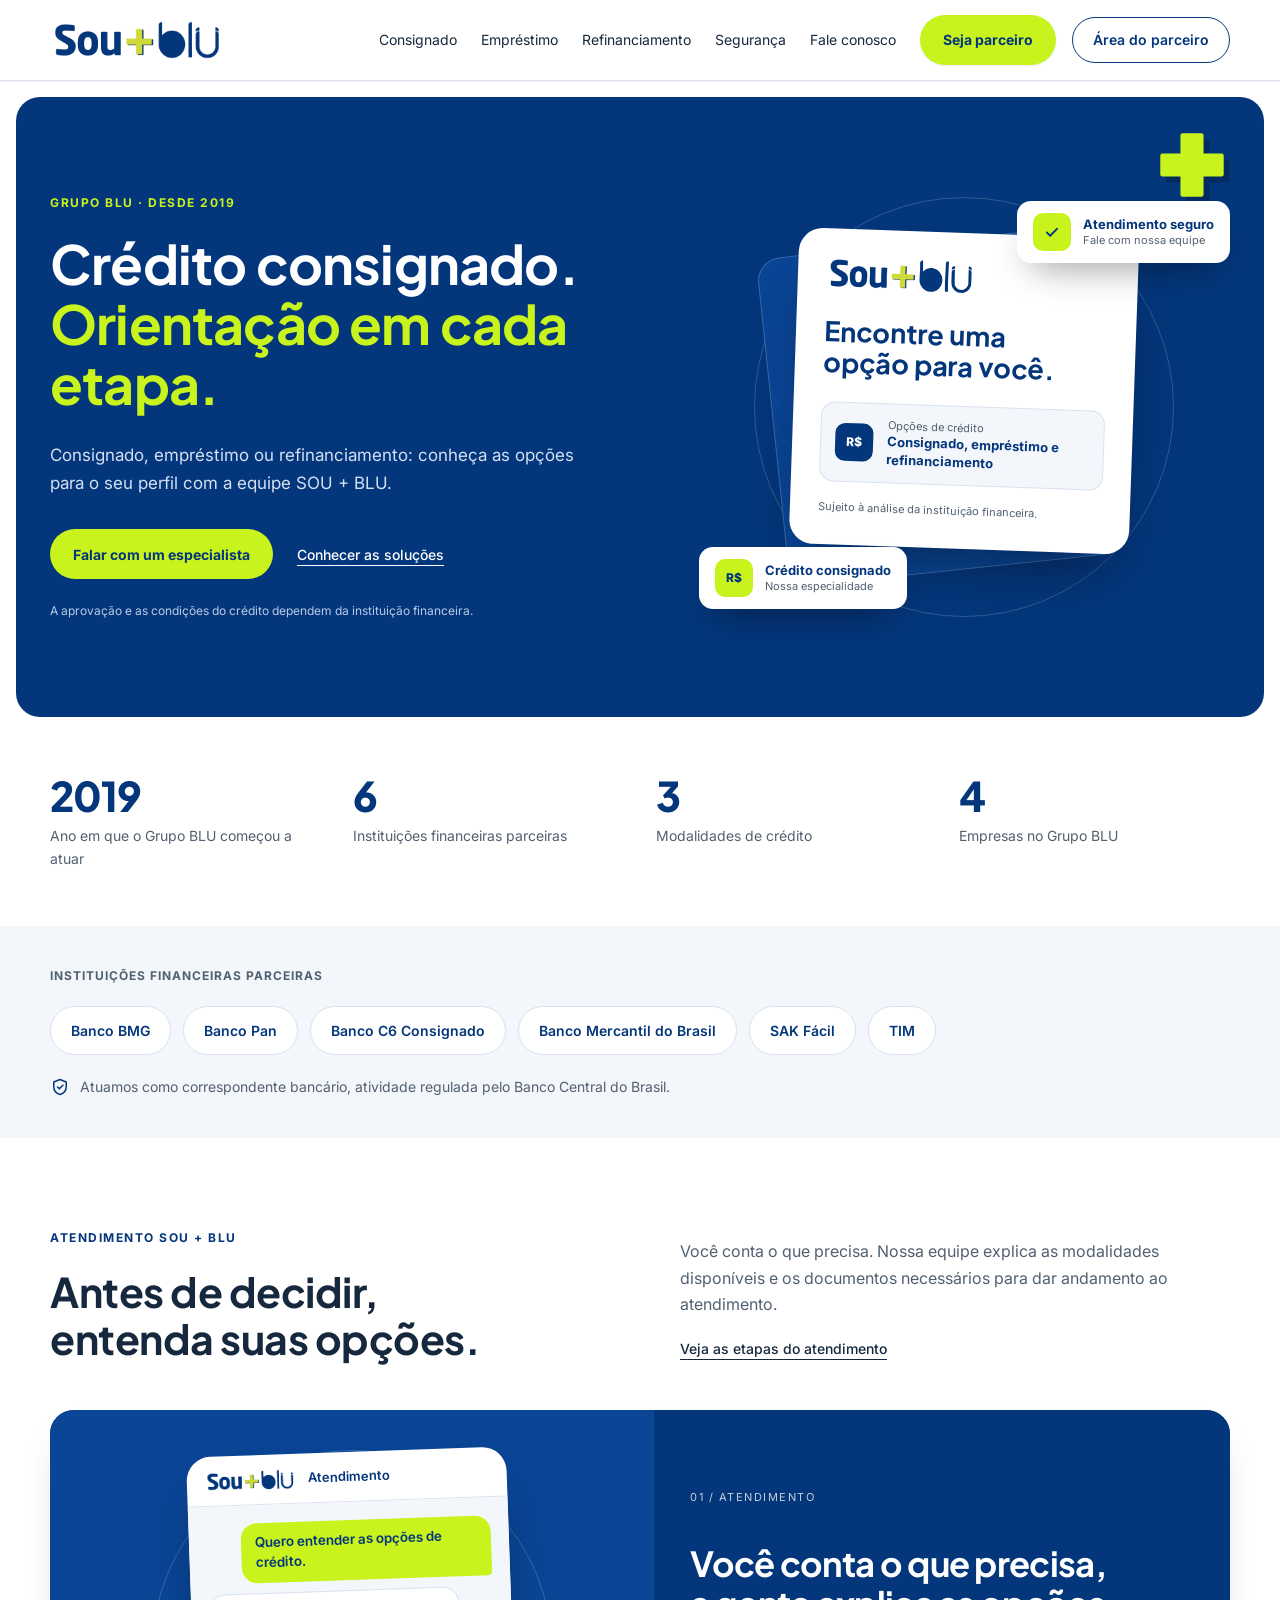
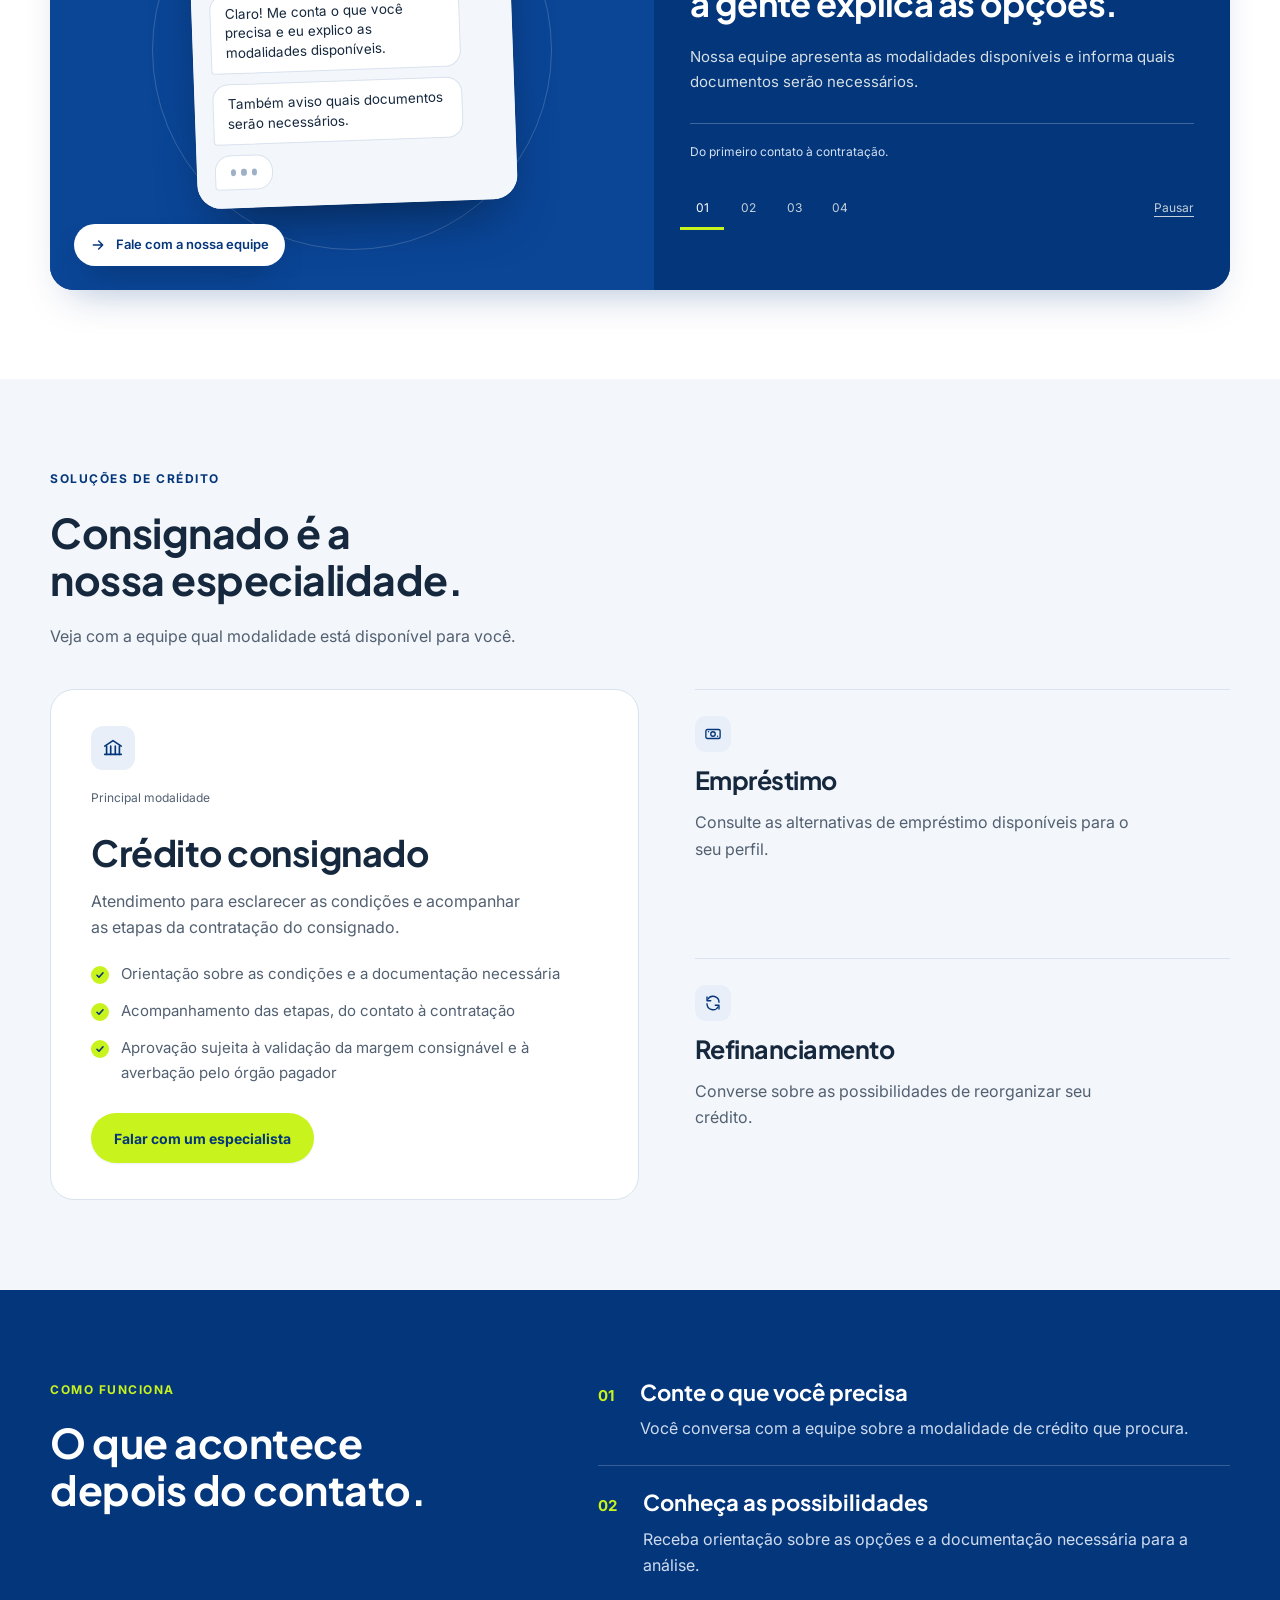
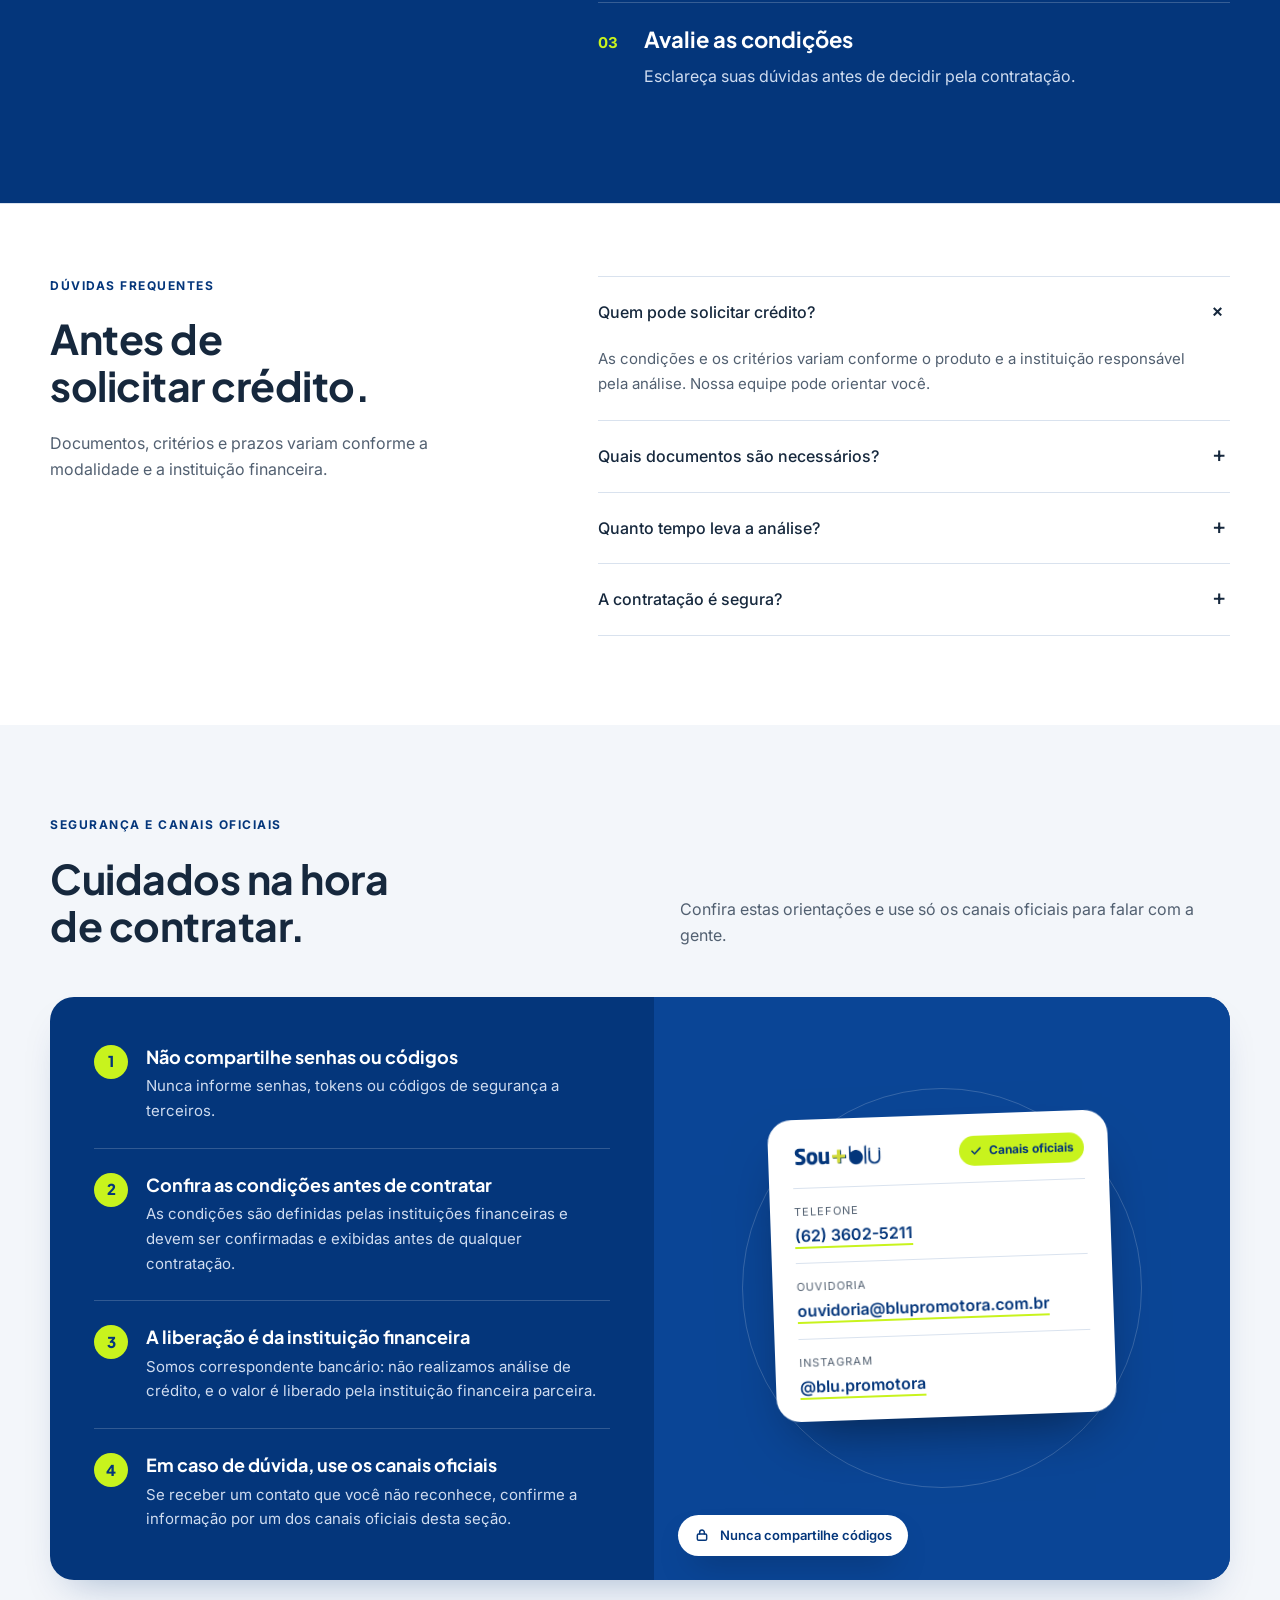
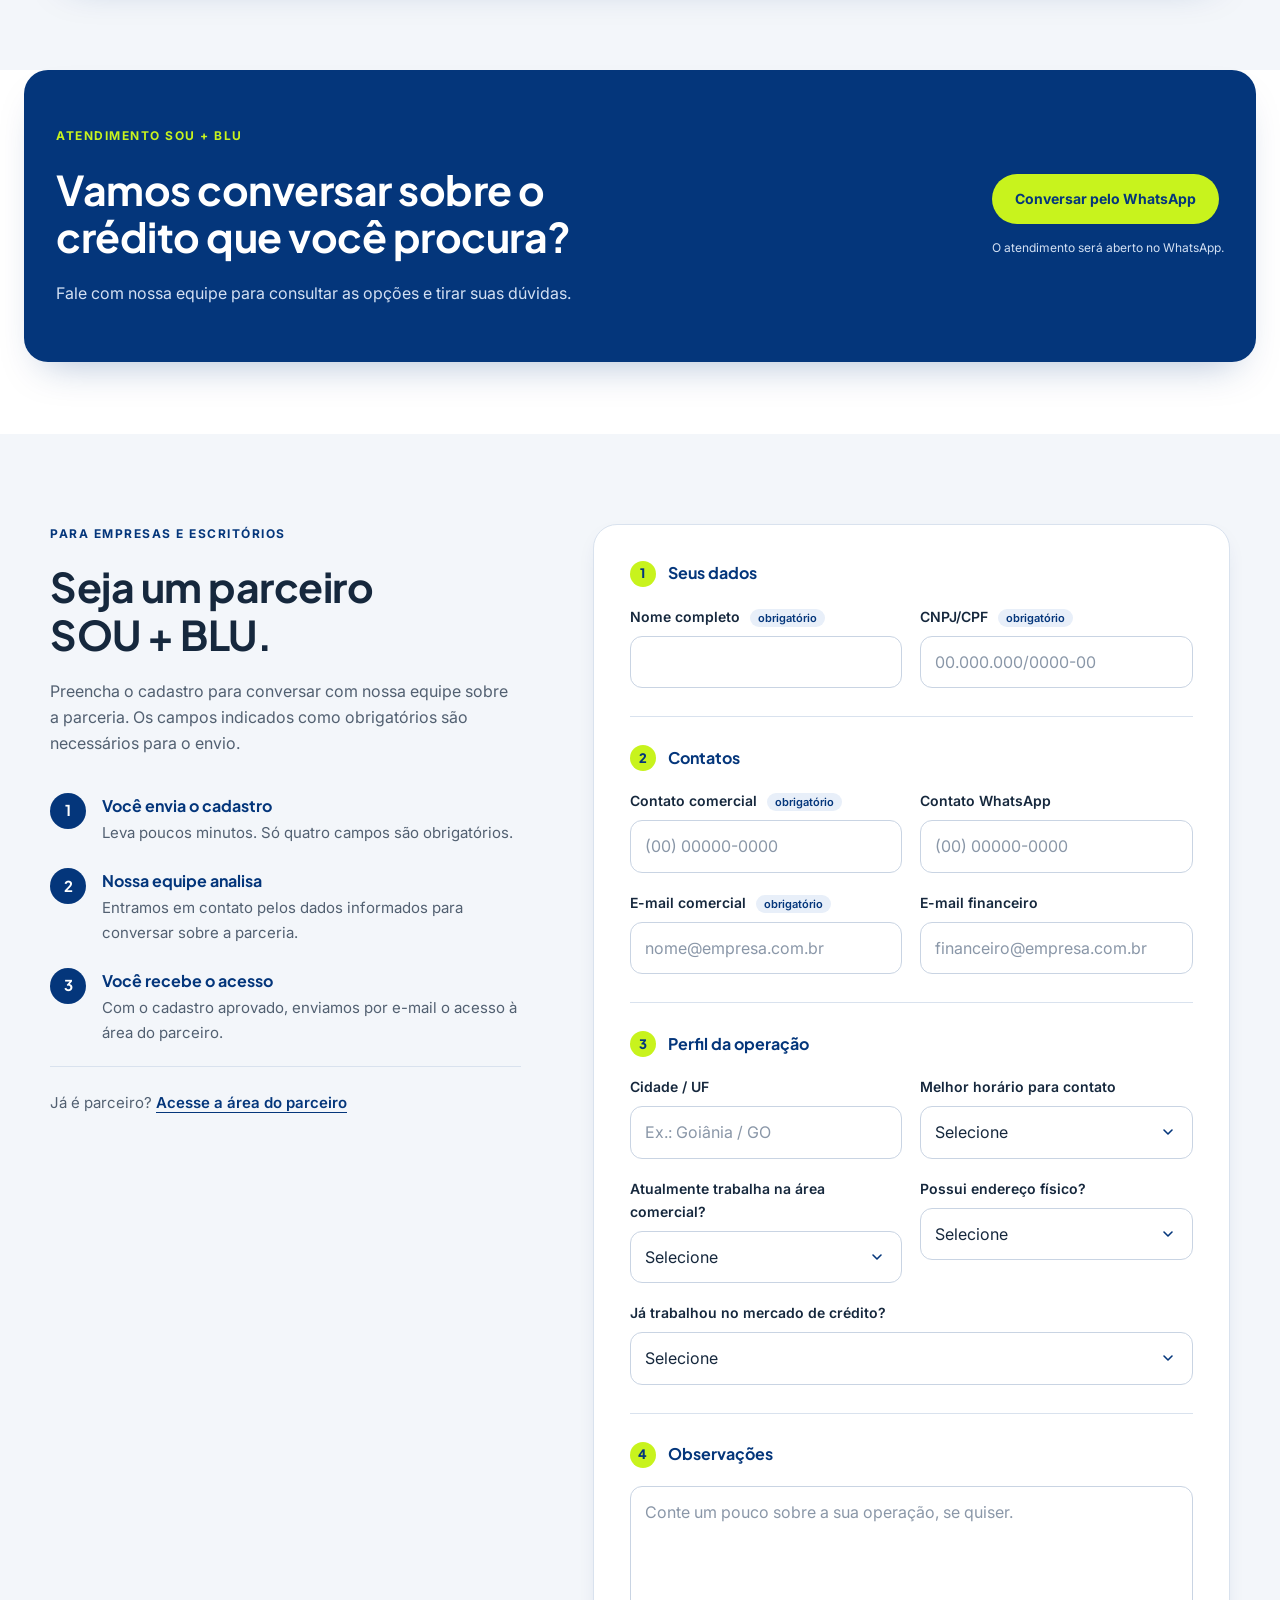
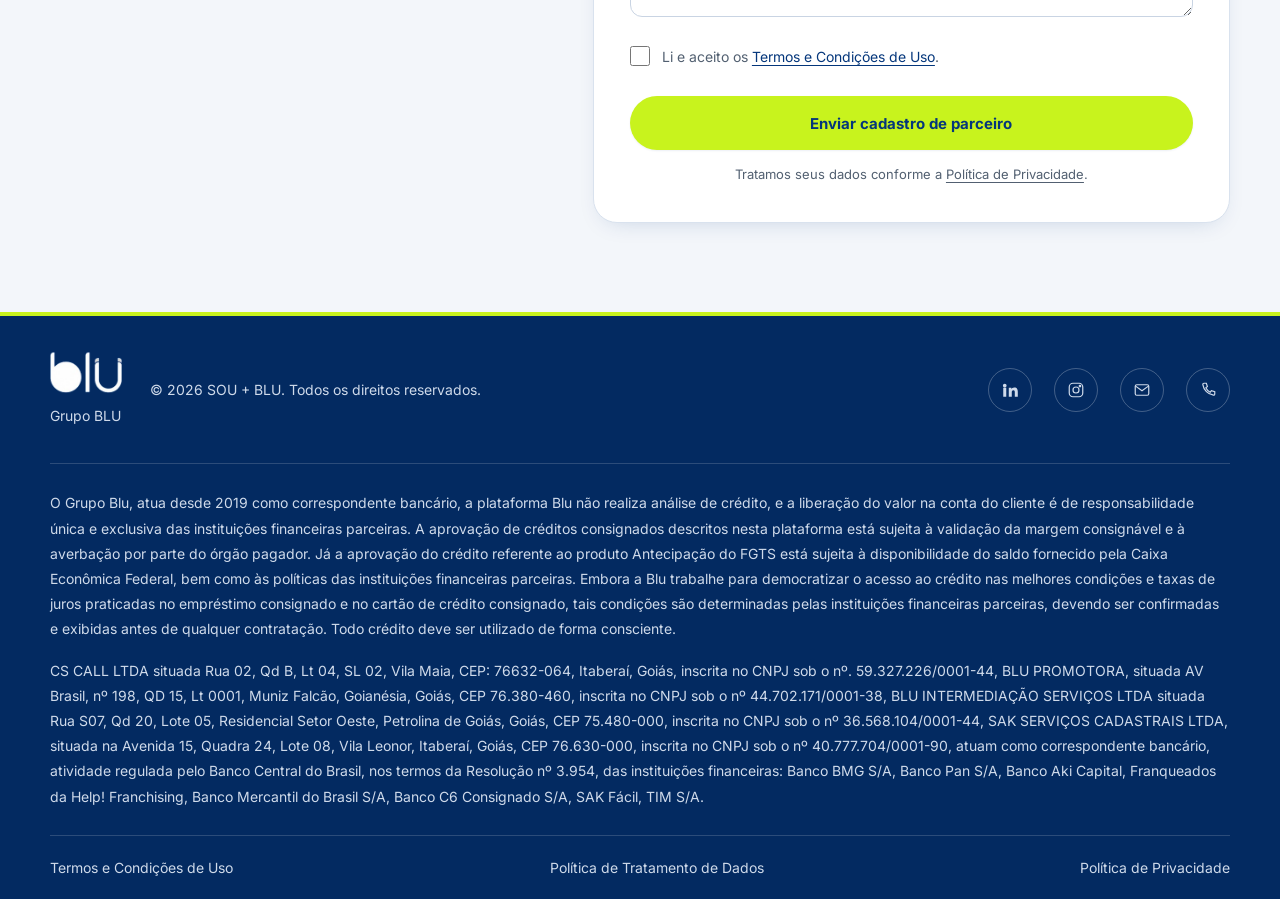
<file: index.html>
<!doctype html>
<html lang="pt-BR">
  <head>
    <meta charset="UTF-8" />
    <meta name="viewport" content="width=device-width, initial-scale=1.0" />
    <meta
      name="description"
      content="SOU + BLU Promotora de Crédito. Especialistas em crédito consignado, empréstimo e refinanciamento, com atendimento simples, seguro e especializado."
    />
    <title>SOU + BLU · Crédito Consignado e Empréstimo</title>

    <link rel="icon" type="image/svg+xml" href="imagens/favicon-blu.svg" />
    <link rel="alternate icon" type="image/png" href="imagens/favicon-blu.png" />
    <link rel="apple-touch-icon" href="imagens/apple-touch-icon.png" />

    <link rel="preconnect" href="https://fonts.googleapis.com" />
    <link rel="preconnect" href="https://fonts.gstatic.com" crossorigin />
    <link
      href="https://fonts.googleapis.com/css2?family=Inter:wght@400;500;600;700&family=Plus+Jakarta+Sans:wght@600;700;800&display=swap"
      rel="stylesheet"
    />

    <link rel="stylesheet" href="css/style.css" />
  </head>
  <body>
    <a class="skip-link" href="#conteudo">Pular para o conteúdo</a>

    <header class="header landing-header">
      <div class="container nav">
        <a href="#inicio" class="brand" aria-label="SOU + BLU - início">
          <img class="brand-logo" src="imagens/logo-sou-blu.webp" alt="SOU + BLU" />
        </a>

        <button
          class="nav-toggle"
          id="navToggle"
          type="button"
          aria-expanded="false"
          aria-controls="navMenu"
          hidden
        >
          Menu <span aria-hidden="true">☰</span>
        </button>
        <div class="nav-menu" id="navMenu">
          <nav class="nav-links" aria-label="Navegação principal">
            <a href="#consignado">Consignado</a>
            <a href="#emprestimo">Empréstimo</a>
            <a href="#refinanciamento">Refinanciamento</a>
            <a href="#seguranca">Segurança</a>
            <a href="#contato">Fale conosco</a>
          </nav>
        </div>
        <div class="nav-actions">
          <a class="btn btn-primary" href="#seja-parceiro">Seja parceiro</a>
          <a
            class="nav-contact"
            href="https://soumaisblu.com.br/index.html"
            target="_blank"
            rel="noopener noreferrer"
          >
            <span>Área do parceiro</span>
          </a>
        </div>
      </div>
    </header>
    <main id="conteudo">
      <section class="hero" id="inicio" aria-labelledby="hero-title">
        <svg class="plus-mark plus-mark--hero" viewBox="-4 -4 108 108" aria-hidden="true"><path d="M34 0H66V34H100V66H66V100H34V66H0V34H34Z" fill="currentColor" stroke="currentColor" stroke-width="7" stroke-linejoin="round" /></svg>
        <div class="container hero-grid">
          <div class="hero-copy">
            <span class="eyebrow">Grupo BLU · Desde 2019</span>
            <h1 id="hero-title">Crédito consignado.<br /><span>Orientação em cada etapa.</span></h1>
            <p class="hero-lead">
              Consignado, empréstimo ou refinanciamento: conheça as opções para o seu perfil com a
              equipe SOU + BLU.
            </p>
            <div class="hero-actions">
              <a href="#contato" class="btn btn-primary">Falar com um especialista</a>
              <a href="#solucoes" class="text-link">Conhecer as soluções</a>
            </div>
            <p class="hero-note">
              A aprovação e as condições do crédito dependem da instituição financeira.
            </p>
          </div>
          <div class="hero-stage" aria-hidden="true">
            <span class="hero-stage-ring"></span>
            <div class="hero-card-back"></div>

            <div class="hero-card">
              <img class="hero-card-logo" src="imagens/logo-sou-blu.webp" alt="" />
              <h3>Encontre uma opção <span>para você.</span></h3>
              <div class="hero-card-option">
                <span class="hero-card-chip">R$</span>
                <div>
                  <small>Opções de crédito</small>
                  <strong>Consignado, empréstimo e refinanciamento</strong>
                </div>
              </div>
              <p class="hero-card-note">Sujeito à análise da instituição financeira.</p>
            </div>

            <div class="hero-float hero-float-safe">
              <span class="hero-float-icon"
                ><svg viewBox="0 0 24 24" fill="none" stroke="currentColor" stroke-width="2.4" stroke-linecap="round" stroke-linejoin="round"><path d="m5 12.5 4.5 4.5L19 7.5" /></svg
              ></span>
              <div>
                <strong>Atendimento seguro</strong>
                <small>Fale com nossa equipe</small>
              </div>
            </div>
            <div class="hero-float hero-float-credit">
              <span class="hero-float-icon hero-float-icon--text">R$</span>
              <div>
                <strong>Crédito consignado</strong>
                <small>Nossa especialidade</small>
              </div>
            </div>
          </div>
        </div>
      </section>

      <section class="stats-band" aria-label="O Grupo BLU em números">
        <div class="container stats">
          <div class="stat">
            <strong>2019</strong>
            <span>Ano em que o Grupo BLU começou a atuar</span>
          </div>
          <div class="stat">
            <strong>6</strong>
            <span>Instituições financeiras parceiras</span>
          </div>
          <div class="stat">
            <strong>3</strong>
            <span>Modalidades de crédito</span>
          </div>
          <div class="stat">
            <strong>4</strong>
            <span>Empresas no Grupo BLU</span>
          </div>
        </div>
      </section>

      <section class="trustbar" aria-label="Instituições financeiras parceiras">
        <div class="container trustbar-inner">
          <span class="trustbar-label">Instituições financeiras parceiras</span>
          <div class="trustbar-list">
            <span>Banco BMG</span>
            <span>Banco Pan</span>
            <span>Banco C6 Consignado</span>
            <span>Banco Mercantil do Brasil</span>
            <span>SAK Fácil</span>
            <span>TIM</span>
          </div>
          <p class="trustbar-note">
            <svg viewBox="0 0 24 24" fill="none" stroke="currentColor" stroke-width="1.8" stroke-linecap="round" stroke-linejoin="round" aria-hidden="true"><path d="M12 3 4.5 6v5.5c0 4.5 3.1 8.3 7.5 9.5 4.4-1.2 7.5-5 7.5-9.5V6L12 3Z" /><path d="m9 12 2.2 2.2L15.5 10" /></svg>
            Atuamos como correspondente bancário, atividade regulada pelo Banco Central do Brasil.
          </p>
        </div>
      </section>

      <section class="service section" aria-labelledby="service-title">
        <div class="container section-head">
          <div class="section-heading">
            <span class="eyebrow">Atendimento SOU + BLU</span>
            <h2 id="service-title">Antes de decidir,<br />entenda suas opções.</h2>
          </div>
          <div class="section-head-text">
            <p>
              Você conta o que precisa. Nossa equipe explica as modalidades disponíveis e os
              documentos necessários para dar andamento ao atendimento.
            </p>
            <a class="text-link" href="#como-funciona">Veja as etapas do atendimento</a>
          </div>
          </div>
        <div class="container">
          <div class="service-panel">
            <div class="service-visual" aria-hidden="true">
              <span class="service-visual-ring"></span>
              <div class="chat">
                <div class="chat-head">
                  <img class="chat-logo" src="imagens/logo-sou-blu.webp" alt="" />
                  <span>Atendimento</span>
                </div>
                <div class="chat-body">
                  <p class="bubble bubble-out">Quero entender as opções de crédito.</p>
                  <p class="bubble bubble-in">
                    Claro! Me conta o que você precisa e eu explico as modalidades disponíveis.
                  </p>
                  <p class="bubble bubble-in">Também aviso quais documentos serão necessários.</p>
                  <p class="bubble bubble-in bubble-typing"><i></i><i></i><i></i></p>
                </div>
              </div>
              <div class="service-visual-chip">
                <svg viewBox="0 0 24 24" fill="none" stroke="currentColor" stroke-width="2.2" stroke-linecap="round" stroke-linejoin="round"><path d="M5 12h14M13 6l6 6-6 6" /></svg>
                Fale com a nossa equipe
              </div>
            </div>
            <div class="hero-visual">
            <div
              class="hero-carousel"
              id="heroCarousel"
              role="region"
              aria-label="Nosso atendimento"
              aria-roledescription="carrossel"
            >
              <div class="hero-carousel-track">
                <div class="main-card">
                  <span class="main-card-label">01 / Atendimento</span>
                  <h2>Você conta o que precisa,<br />a gente explica as opções.</h2>
                  <p>
                    Nossa equipe apresenta as modalidades disponíveis e informa quais documentos
                    serão necessários.
                  </p>
                  <div class="main-card-foot">Do primeiro contato à contratação.</div>
                </div>
                <div class="main-card">
                  <span class="main-card-label">02 / Especialidade</span>
                  <h2>Consignado é o que<br />mais fazemos.</h2>
                  <p>
                    Também trabalhamos com empréstimo e refinanciamento, conforme o perfil de cada
                    cliente.
                  </p>
                  <div class="main-card-foot">Veja as modalidades abaixo.</div>
                </div>
                <div class="main-card">
                  <span class="main-card-label">03 / Condições</span>
                  <h2>Quem define as<br />condições é o banco.</h2>
                  <p>
                    Taxas e prazos são das instituições financeiras e são apresentados antes da
                    contratação.
                  </p>
                  <div class="main-card-foot">Tire suas dúvidas com a equipe.</div>
                </div>
                <div class="main-card">
                  <span class="main-card-label">04 / Seus dados</span>
                  <h2>Como usamos<br />os seus dados.</h2>
                  <p>
                    A Política de Privacidade explica para que usamos as informações e como falar
                    com a gente sobre elas.
                  </p>
                  <div class="main-card-foot">
                    <a href="politica-privacidade.html">Ler Política de Privacidade</a>
                  </div>
                </div>
              </div>
            </div>
            <div class="carousel-controls">
              <div class="hero-carousel-dots" id="heroCarouselDots" aria-label="Escolher painel">
                <button type="button" class="is-active" aria-label="Painel 1: Atendimento">
                  01
                </button>
                <button type="button" aria-label="Painel 2: Especialidade">02</button>
                <button type="button" aria-label="Painel 3: Condições">03</button>
                <button type="button" aria-label="Painel 4: Seus dados">04</button>
              </div>
              <button
                type="button"
                class="carousel-pause"
                id="heroCarouselPause"
                aria-pressed="false"
              >
                Pausar
              </button>
            </div>
          </div>
        </div>
        </div>
      </section>

      <section class="solutions section" id="solucoes" aria-labelledby="solutions-title">
        <div class="container">
          <div class="section-heading">
            <span class="eyebrow">Soluções de crédito</span>
            <h2 id="solutions-title">Consignado é a nossa especialidade.</h2>
            <p>Veja com a equipe qual modalidade está disponível para você.</p>
          </div>
          <div class="solutions-grid">
            <article class="solution-card featured" id="consignado">
              <span class="icon-chip icon-chip--light" aria-hidden="true"
                ><svg viewBox="0 0 24 24" fill="none" stroke="currentColor" stroke-width="1.8" stroke-linecap="round" stroke-linejoin="round"><path d="M3 10 12 4l9 6" /><path d="M5 10v9M9.5 10v9M14.5 10v9M19 10v9" /><path d="M3 19h18" /></svg></span
              >
              <span class="card-tag">Principal modalidade</span>
              <h3>Crédito consignado</h3>
              <p>
                Atendimento para esclarecer as condições e acompanhar as etapas da contratação do
                consignado.
              </p>
              <ul class="check-list">
                <li>Orientação sobre as condições e a documentação necessária</li>
                <li>Acompanhamento das etapas, do contato à contratação</li>
                <li>Aprovação sujeita à validação da margem consignável e à averbação pelo órgão pagador</li>
              </ul>
              <a class="btn btn-primary" href="#contato">Falar com um especialista</a>
            </article>
            <div class="solutions-secondary">
              <article class="solution-card" id="emprestimo">
                <span class="icon-chip icon-chip--light" aria-hidden="true"
                  ><svg viewBox="0 0 24 24" fill="none" stroke="currentColor" stroke-width="1.8" stroke-linecap="round" stroke-linejoin="round"><rect x="2.5" y="6" width="19" height="12" rx="2" /><circle cx="12" cy="12" r="3" /><path d="M6 9h.01M18 15h.01" /></svg></span
                >
                <h3>Empréstimo</h3>
                <p>Consulte as alternativas de empréstimo disponíveis para o seu perfil.</p>
              </article>
              <article class="solution-card" id="refinanciamento">
                <span class="icon-chip icon-chip--light" aria-hidden="true"
                  ><svg viewBox="0 0 24 24" fill="none" stroke="currentColor" stroke-width="1.8" stroke-linecap="round" stroke-linejoin="round"><path d="M20 11a8 8 0 0 0-14.9-4" /><path d="M4 4v5h5" /><path d="M4 13a8 8 0 0 0 14.9 4" /><path d="M20 20v-5h-5" /></svg></span
                >
                <h3>Refinanciamento</h3>
                <p>Converse sobre as possibilidades de reorganizar seu crédito.</p>
              </article>
            </div>
          </div>
        </div>
      </section>

      <section class="steps section" id="como-funciona" aria-labelledby="steps-title">
        <div class="container steps-layout">
          <div class="section-heading">
            <span class="eyebrow">Como funciona</span>
            <h2 id="steps-title">O que acontece<br />depois do contato.</h2>
          </div>
          <ol class="steps-list">
            <li>
              <span>01</span>
              <div>
                <h3>Conte o que você precisa</h3>
                <p>Você conversa com a equipe sobre a modalidade de crédito que procura.</p>
              </div>
            </li>
            <li>
              <span>02</span>
              <div>
                <h3>Conheça as possibilidades</h3>
                <p>Receba orientação sobre as opções e a documentação necessária para a análise.</p>
              </div>
            </li>
            <li>
              <span>03</span>
              <div>
                <h3>Avalie as condições</h3>
                <p>Esclareça suas dúvidas antes de decidir pela contratação.</p>
              </div>
            </li>
          </ol>
        </div>
      </section>
      <section class="faq section" id="duvidas">
        <div class="container faq-grid">
          <div class="section-heading">
            <span class="eyebrow">Dúvidas frequentes</span>
            <h2>Antes de solicitar crédito.</h2>
            <p>
              Documentos, critérios e prazos variam conforme a modalidade e a instituição
              financeira.
            </p>
          </div>

          <div class="accordion">
            <details open>
              <summary>Quem pode solicitar crédito?</summary>
              <p>
                As condições e os critérios variam conforme o produto e a instituição responsável
                pela análise. Nossa equipe pode orientar você.
              </p>
            </details>

            <details>
              <summary>Quais documentos são necessários?</summary>
              <p>
                A documentação depende da modalidade escolhida e da análise. Durante o atendimento,
                informaremos o que será necessário.
              </p>
            </details>

            <details>
              <summary>Quanto tempo leva a análise?</summary>
              <p>O prazo varia conforme o produto, a instituição e a documentação apresentada.</p>
            </details>

            <details>
              <summary>A contratação é segura?</summary>
              <p>
                Trabalhamos para oferecer um atendimento transparente e responsável. Nunca
                compartilhe senhas ou códigos de segurança com terceiros.
              </p>
            </details>
          </div>
        </div>
      </section>

      <section class="security section" id="seguranca" aria-labelledby="security-title">
        <div class="container section-head">
          <div class="section-heading">
            <span class="eyebrow">Segurança e canais oficiais</span>
            <h2 id="security-title">Cuidados na hora de contratar.</h2>
          </div>
          <div class="section-head-text">
            <p>Confira estas orientações e use só os canais oficiais para falar com a gente.</p>
          </div>
        </div>
        <div class="container">
          <div class="security-panel">
            <div class="service-visual">
              <span class="service-visual-ring" aria-hidden="true"></span>
              <aside class="official" aria-labelledby="official-title">
                <div class="official-head">
                  <img class="chat-logo" src="imagens/logo-sou-blu.webp" alt="SOU + BLU" />
                  <span class="official-badge" id="official-title"
                    ><svg viewBox="0 0 24 24" fill="none" stroke="currentColor" stroke-width="2.6" stroke-linecap="round" stroke-linejoin="round" aria-hidden="true"><path d="m5 12.5 4.5 4.5L19 7.5" /></svg
                    >Canais oficiais</span
                  >
                </div>
                <ul class="official-list">
                  <li>
                    <span>Telefone</span>
                    <a href="tel:+556236025211">(62) 3602-5211</a>
                  </li>
                  <li>
                    <span>Ouvidoria</span>
                    <a href="mailto:ouvidoria@blupromotora.com.br">ouvidoria@blupromotora.com.br</a>
                  </li>
                  <li>
                    <span>Instagram</span>
                    <a href="https://www.instagram.com/blu.promotora" target="_blank" rel="noopener noreferrer">@blu.promotora</a>
                  </li>
                </ul>
              </aside>
              <div class="service-visual-chip" aria-hidden="true">
                <svg viewBox="0 0 24 24" fill="none" stroke="currentColor" stroke-width="2.2" stroke-linecap="round" stroke-linejoin="round"><rect x="5" y="10.5" width="14" height="9.5" rx="2" /><path d="M8.5 10.5V8a3.5 3.5 0 0 1 7 0v2.5" /></svg>
                Nunca compartilhe códigos
              </div>
            </div>
            <ul class="security-tips">
              <li>
                <strong>Não compartilhe senhas ou códigos</strong>
                <span>Nunca informe senhas, tokens ou códigos de segurança a terceiros.</span>
              </li>
              <li>
                <strong>Confira as condições antes de contratar</strong>
                <span>As condições são definidas pelas instituições financeiras e devem ser confirmadas e exibidas antes de qualquer contratação.</span>
              </li>
              <li>
                <strong>A liberação é da instituição financeira</strong>
                <span>Somos correspondente bancário: não realizamos análise de crédito, e o valor é liberado pela instituição financeira parceira.</span>
              </li>
              <li>
                <strong>Em caso de dúvida, use os canais oficiais</strong>
                <span>Se receber um contato que você não reconhece, confirme a informação por um dos canais oficiais desta seção.</span>
              </li>
            </ul>
          </div>
        </div>
      </section>

      <section class="contact section" id="contato" aria-labelledby="contact-title">
        <div class="container contact-grid">
          <div class="section-heading">
            <span class="eyebrow">Atendimento SOU + BLU</span>
            <h2 id="contact-title">Vamos conversar sobre o crédito que você procura?</h2>
            <p>
              Fale com nossa equipe para consultar as opções e tirar suas dúvidas.
            </p>
          </div>
          <div class="contact-action">
            <a
              class="btn btn-primary"
              id="contactWhatsapp"
              href="#"
              target="_blank"
              rel="noopener noreferrer"
              hidden
              >Conversar pelo WhatsApp</a
            >
            <a class="btn btn-primary" id="contactPhone" href="tel:+556236025211"
              >Ligar para (62) 3602-5211</a
            >
            <p id="contactNote">Fale direto com a nossa equipe.</p>
          </div>
        </div>
      </section>

      <section class="partners section" id="seja-parceiro" aria-labelledby="partners-title">
        <div class="container partners-grid">
          <div class="section-heading partners-intro">
            <span class="eyebrow">Para empresas e escritórios</span>
            <h2 id="partners-title">Seja um parceiro SOU + BLU.</h2>
            <p>
              Preencha o cadastro para conversar com nossa equipe sobre a parceria. Os campos
              indicados como obrigatórios são necessários para o envio.
            </p>
            <ol class="partner-steps">
              <li>
                <div>
                  <strong>Você envia o cadastro</strong>
                  <span>Leva poucos minutos. Só quatro campos são obrigatórios.</span>
                </div>
              </li>
              <li>
                <div>
                  <strong>Nossa equipe analisa</strong>
                  <span>Entramos em contato pelos dados informados para conversar sobre a parceria.</span>
                </div>
              </li>
              <li>
                <div>
                  <strong>Você recebe o acesso</strong>
                  <span>Com o cadastro aprovado, enviamos por e-mail o acesso à área do parceiro.</span>
                </div>
              </li>
            </ol>
            <p class="partners-login">
              Já é parceiro?
              <a
                href="https://soumaisblu.com.br/index.html"
                target="_blank"
                rel="noopener noreferrer"
                >Acesse a área do parceiro</a
              >
            </p>
          </div>

          <form class="partners-form" id="partnerForm" novalidate>
            <div class="form-group" role="group" aria-labelledby="group-data">
              <h3 class="form-group-title" id="group-data">Seus dados</h3>
              <div class="form-row">
                <div class="form-field">
                  <label for="partnerName"
                    >Nome completo <span class="field-required">obrigatório</span></label
                  >
                  <input type="text" id="partnerName" name="name" autocomplete="name" required />
                </div>
                <div class="form-field">
                  <label for="partnerDocument"
                    >CNPJ/CPF <span class="field-required">obrigatório</span></label
                  >
                  <input
                    type="text"
                    id="partnerDocument"
                    name="document"
                    inputmode="numeric"
                    autocomplete="off"
                    maxlength="18"
                    placeholder="00.000.000/0000-00"
                    required
                  />
                </div>
              </div>
            </div>

            <div class="form-group" role="group" aria-labelledby="group-contact">
              <h3 class="form-group-title" id="group-contact">Contatos</h3>
              <div class="form-row">
                <div class="form-field">
                  <label for="partnerCommercialPhone"
                    >Contato comercial <span class="field-required">obrigatório</span></label
                  >
                  <input
                    type="tel"
                    id="partnerCommercialPhone"
                    name="commercialPhone"
                    inputmode="numeric"
                    autocomplete="tel"
                    maxlength="15"
                    placeholder="(00) 00000-0000"
                    required
                  />
                </div>
                <div class="form-field">
                  <label for="partnerWhatsappPhone">Contato WhatsApp</label>
                  <input
                    type="tel"
                    id="partnerWhatsappPhone"
                    name="whatsappPhone"
                    inputmode="numeric"
                    autocomplete="tel"
                    maxlength="15"
                    placeholder="(00) 00000-0000"
                  />
                </div>
              </div>
              <div class="form-row">
                <div class="form-field">
                  <label for="partnerCommercialEmail"
                    >E-mail comercial <span class="field-required">obrigatório</span></label
                  >
                  <input
                    type="email"
                    id="partnerCommercialEmail"
                    name="commercialEmail"
                    autocomplete="email"
                    placeholder="nome@empresa.com.br"
                    required
                  />
                </div>
                <div class="form-field">
                  <label for="partnerFinancialEmail">E-mail financeiro</label>
                  <input
                    type="email"
                    id="partnerFinancialEmail"
                    name="financialEmail"
                    autocomplete="email"
                    placeholder="financeiro@empresa.com.br"
                  />
                </div>
              </div>
            </div>

            <div class="form-group" role="group" aria-labelledby="group-profile">
              <h3 class="form-group-title" id="group-profile">Perfil da operação</h3>
              <div class="form-row">
                <div class="form-field">
                  <label for="partnerCity">Cidade / UF</label>
                  <input
                    type="text"
                    id="partnerCity"
                    name="city"
                    autocomplete="address-level2"
                    placeholder="Ex.: Goiânia / GO"
                  />
                </div>
                <div class="form-field">
                  <label for="partnerContactTime">Melhor horário para contato</label>
                  <select id="partnerContactTime" name="contactTime">
                    <option value="">Selecione</option>
                    <option value="Manhã">Manhã</option>
                    <option value="Tarde">Tarde</option>
                    <option value="Noite">Noite</option>
                    <option value="Qualquer horário">Qualquer horário</option>
                  </select>
                </div>
              </div>
              <div class="form-row">
                <div class="form-field">
                  <label for="partnerWorksCommercial">Atualmente trabalha na área comercial?</label>
                  <select id="partnerWorksCommercial" name="worksCommercial">
                    <option value="">Selecione</option>
                    <option value="Sim">Sim</option>
                    <option value="Não">Não</option>
                  </select>
                </div>
                <div class="form-field">
                  <label for="partnerHasAddress">Possui endereço físico?</label>
                  <select id="partnerHasAddress" name="hasAddress">
                    <option value="">Selecione</option>
                    <option value="Sim">Sim</option>
                    <option value="Não">Não</option>
                  </select>
                </div>
              </div>
              <div class="form-field">
                <label for="partnerCreditExperience">Já trabalhou no mercado de crédito?</label>
                <select id="partnerCreditExperience" name="creditExperience">
                  <option value="">Selecione</option>
                  <option value="Sim">Sim</option>
                  <option value="Não">Não</option>
                </select>
              </div>
            </div>

            <div class="form-group" role="group" aria-labelledby="group-notes">
              <h3 class="form-group-title" id="group-notes">Observações</h3>
              <div class="form-field">
                <label for="partnerMessage" class="sr-only">Observações</label>
                <textarea
                  id="partnerMessage"
                  name="message"
                  rows="4"
                  placeholder="Conte um pouco sobre a sua operação, se quiser."
                ></textarea>
              </div>
            </div>

            <label class="form-checkbox">
              <input type="checkbox" id="partnerTerms" name="terms" required />
              <span
                >Li e aceito os
                <a href="termos.html" target="_blank">Termos e Condições de Uso</a>.</span
              >
            </label>

            <div class="form-actions">
              <button type="submit" class="btn btn-primary">Enviar cadastro de parceiro</button>
              <p id="partnerFormStatus" role="status"></p>
              <p class="form-privacy">
                Tratamos seus dados conforme a
                <a href="politica-privacidade.html" target="_blank">Política de Privacidade</a>.
              </p>
            </div>
          </form>
        </div>
      </section>
    </main>

    <footer class="footer">
      <div class="container footer-top">
        <div class="footer-brand-group">
          <a href="#inicio" class="footer-brand">
            <span class="footer-logo-frame" aria-hidden="true"
              ><img class="footer-logo" src="imagens/blu-logo-branca.png" alt=""
            /></span>
            <span class="footer-logo-caption">Grupo BLU</span>
          </a>
          <p class="footer-copy">© 2026 SOU + BLU. Todos os direitos reservados.</p>
        </div>
        <div class="footer-social" aria-label="Redes sociais">
          <a
            href="https://www.linkedin.com/company/blu-promotora/posts/?feedView=all"
            target="_blank"
            rel="noopener noreferrer"
            class="social-btn"
            aria-label="LinkedIn"
            ><svg viewBox="0 0 24 24" fill="currentColor" aria-hidden="true"><path d="M4.98 3.5a2.5 2.5 0 1 1 0 5.001 2.5 2.5 0 0 1 0-5.001ZM3 9h4v12H3V9Zm7 0h3.8v1.71h.05c.53-.95 1.83-1.95 3.77-1.95 4.03 0 4.78 2.5 4.78 5.76V21h-4v-5.6c0-1.34-.02-3.06-1.87-3.06-1.87 0-2.16 1.46-2.16 2.96V21h-4V9Z" /></svg
            ><span class="sr-only">LinkedIn</span></a
          >
          <a
            href="https://www.instagram.com/blu.promotora?igsi=MXY4amFsM3JyYW5pYw=="
            target="_blank"
            rel="noopener noreferrer"
            class="social-btn"
            aria-label="Instagram"
            ><svg viewBox="0 0 24 24" fill="none" stroke="currentColor" stroke-width="1.6" aria-hidden="true"><rect x="3" y="3" width="18" height="18" rx="5" /><circle cx="12" cy="12" r="4" /><circle cx="17.3" cy="6.7" r="1" /></svg
            ><span class="sr-only">Instagram</span></a
          >
          <a href="mailto:ouvidoria@blupromotora.com.br" class="social-btn" aria-label="E-mail"
            ><svg viewBox="0 0 24 24" fill="none" stroke="currentColor" stroke-width="1.6" aria-hidden="true"><rect x="3" y="5" width="18" height="14" rx="2" /><path d="M3 6.5 12 13l9-6.5" /></svg
            ><span class="sr-only">E-mail</span></a
          >
          <a href="tel:+556236025211" class="social-btn" aria-label="Telefone"
            ><svg viewBox="0 0 24 24" fill="none" stroke="currentColor" stroke-width="1.6" aria-hidden="true"><path d="M6.6 3h3.2l1.4 4.4-2.1 1.7a12 12 0 0 0 5.8 5.8l1.7-2.1 4.4 1.4v3.2c0 1-.8 1.6-1.8 1.5A17 17 0 0 1 5.1 4.8C5 3.8 5.6 3 6.6 3Z" /></svg
            ><span class="sr-only">Telefone</span></a
          >
        </div>
      </div>

      <div class="container">
        <div class="footer-legal" id="footerLegal">
          <p>
            O Grupo Blu, atua desde 2019 como correspondente bancário, a plataforma Blu não realiza
            análise de crédito, e a liberação do valor na conta do cliente é de responsabilidade
            única e exclusiva das instituições financeiras parceiras. A aprovação de créditos
            consignados descritos nesta plataforma está sujeita à validação da margem consignável e
            à averbação por parte do órgão pagador. Já a aprovação do crédito referente ao produto
            Antecipação do FGTS está sujeita à disponibilidade do saldo fornecido pela Caixa
            Econômica Federal, bem como às políticas das instituições financeiras parceiras. Embora
            a Blu trabalhe para democratizar o acesso ao crédito nas melhores condições e taxas de
            juros praticadas no empréstimo consignado e no cartão de crédito consignado, tais
            condições são determinadas pelas instituições financeiras parceiras, devendo ser
            confirmadas e exibidas antes de qualquer contratação. Todo crédito deve ser utilizado de
            forma consciente.
          </p>

          <p>
            CS CALL LTDA situada Rua 02, Qd B, Lt 04, SL 02, Vila Maia, CEP: 76632-064, Itaberaí,
            Goiás, inscrita no CNPJ sob o nº. 59.327.226/0001-44, BLU PROMOTORA, situada AV Brasil,
            nº 198, QD 15, Lt 0001, Muniz Falcão, Goianésia, Goiás, CEP 76.380-460, inscrita no CNPJ
            sob o nº 44.702.171/0001-38, BLU INTERMEDIAÇÃO SERVIÇOS LTDA situada Rua S07, Qd 20,
            Lote 05, Residencial Setor Oeste, Petrolina de Goiás, Goiás, CEP 75.480-000, inscrita no
            CNPJ sob o nº 36.568.104/0001-44, SAK SERVIÇOS CADASTRAIS LTDA, situada na Avenida 15,
            Quadra 24, Lote 08, Vila Leonor, Itaberaí, Goiás, CEP 76.630-000, inscrita no CNPJ sob o
            nº 40.777.704/0001-90, atuam como correspondente bancário, atividade regulada pelo Banco
            Central do Brasil, nos termos da Resolução nº 3.954, das instituições financeiras: Banco
            BMG S/A, Banco Pan S/A, Banco Aki Capital, Franqueados da Help! Franchising, Banco
            Mercantil do Brasil S/A, Banco C6 Consignado S/A, SAK Fácil, TIM S/A.
          </p>
        </div>
        <button
          type="button"
          class="footer-legal-toggle"
          id="footerLegalToggle"
          aria-expanded="true"
          aria-controls="footerLegal"
          hidden
        >
          Ler mais
        </button>
      </div>

      <div class="container footer-bottom">
        <div class="footer-policy-links">
          <a href="termos.html">Termos e Condições de Uso</a>
          <a href="politicas.html">Política de Tratamento de Dados</a>
          <a href="politica-privacidade.html">Política de Privacidade</a>
        </div>
      </div>
    </footer>

    <script src="script.js" defer></script>
  </body>
</html>
</file>
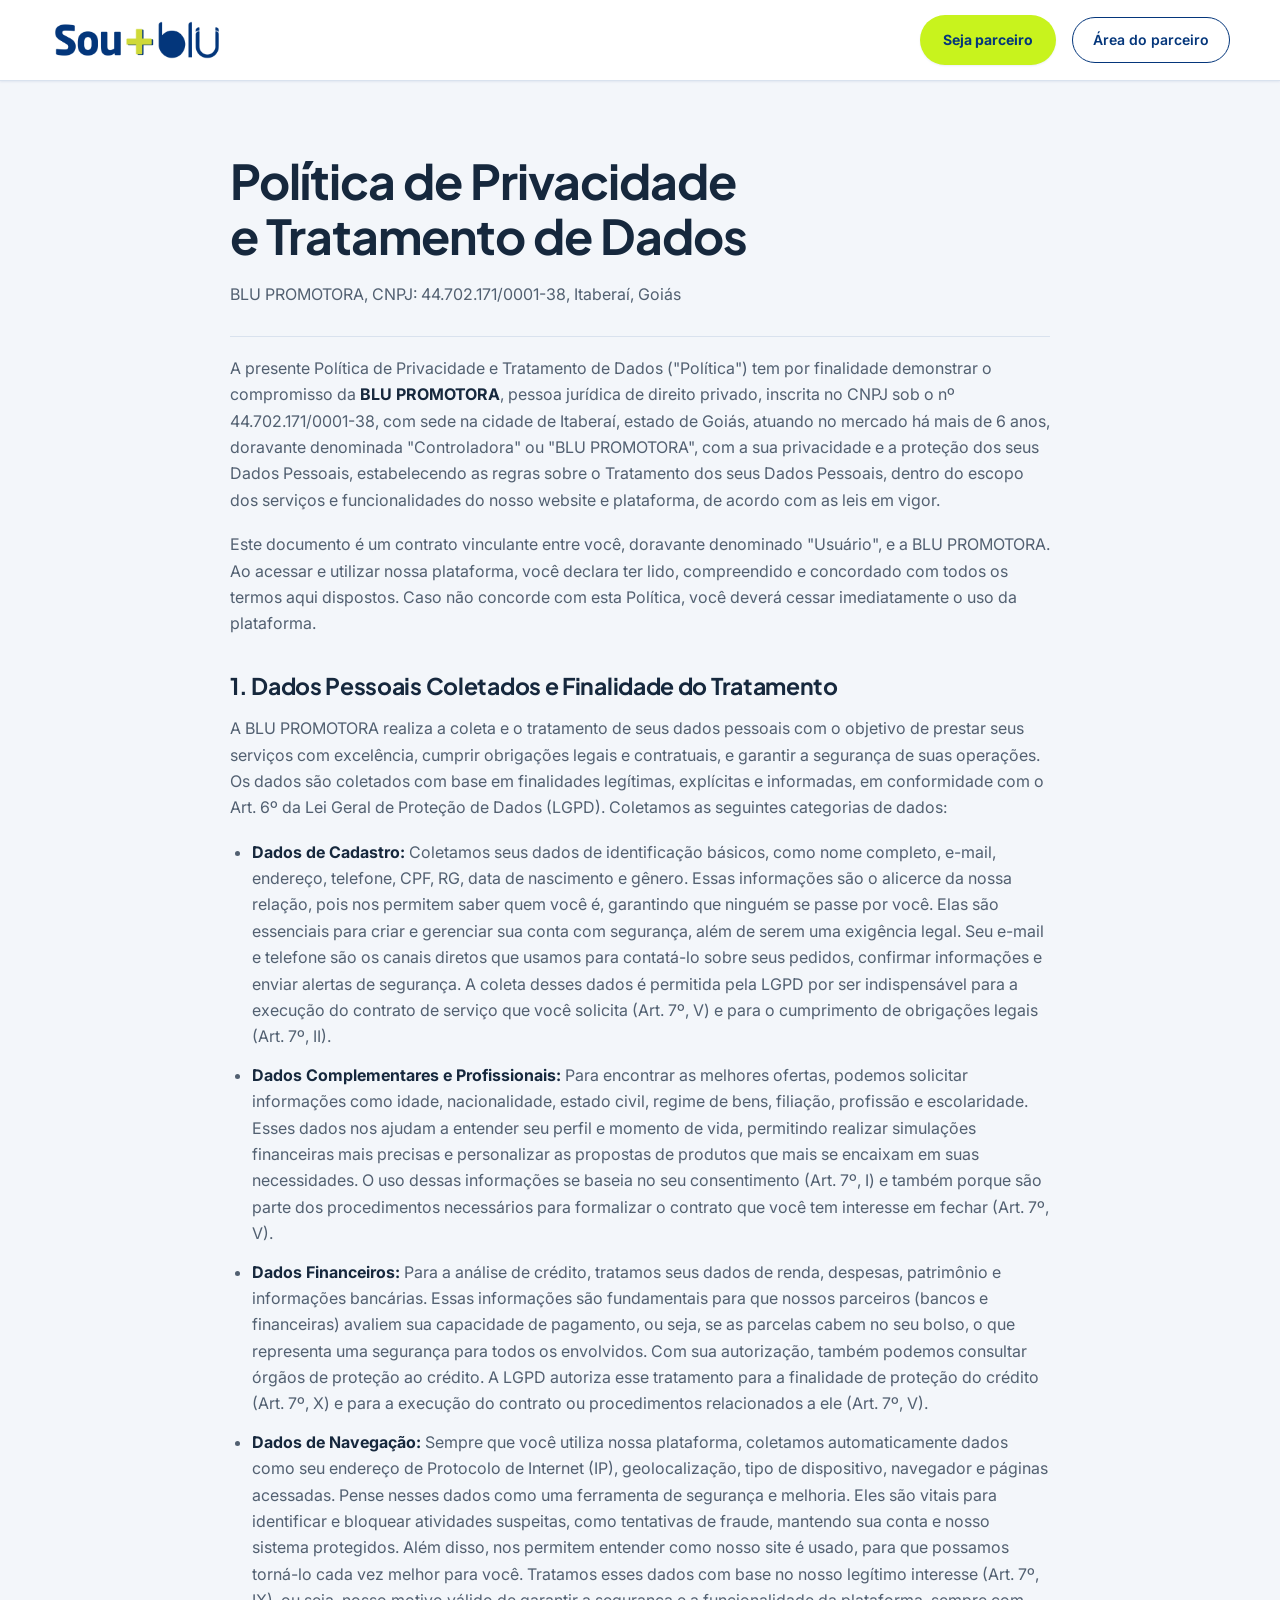
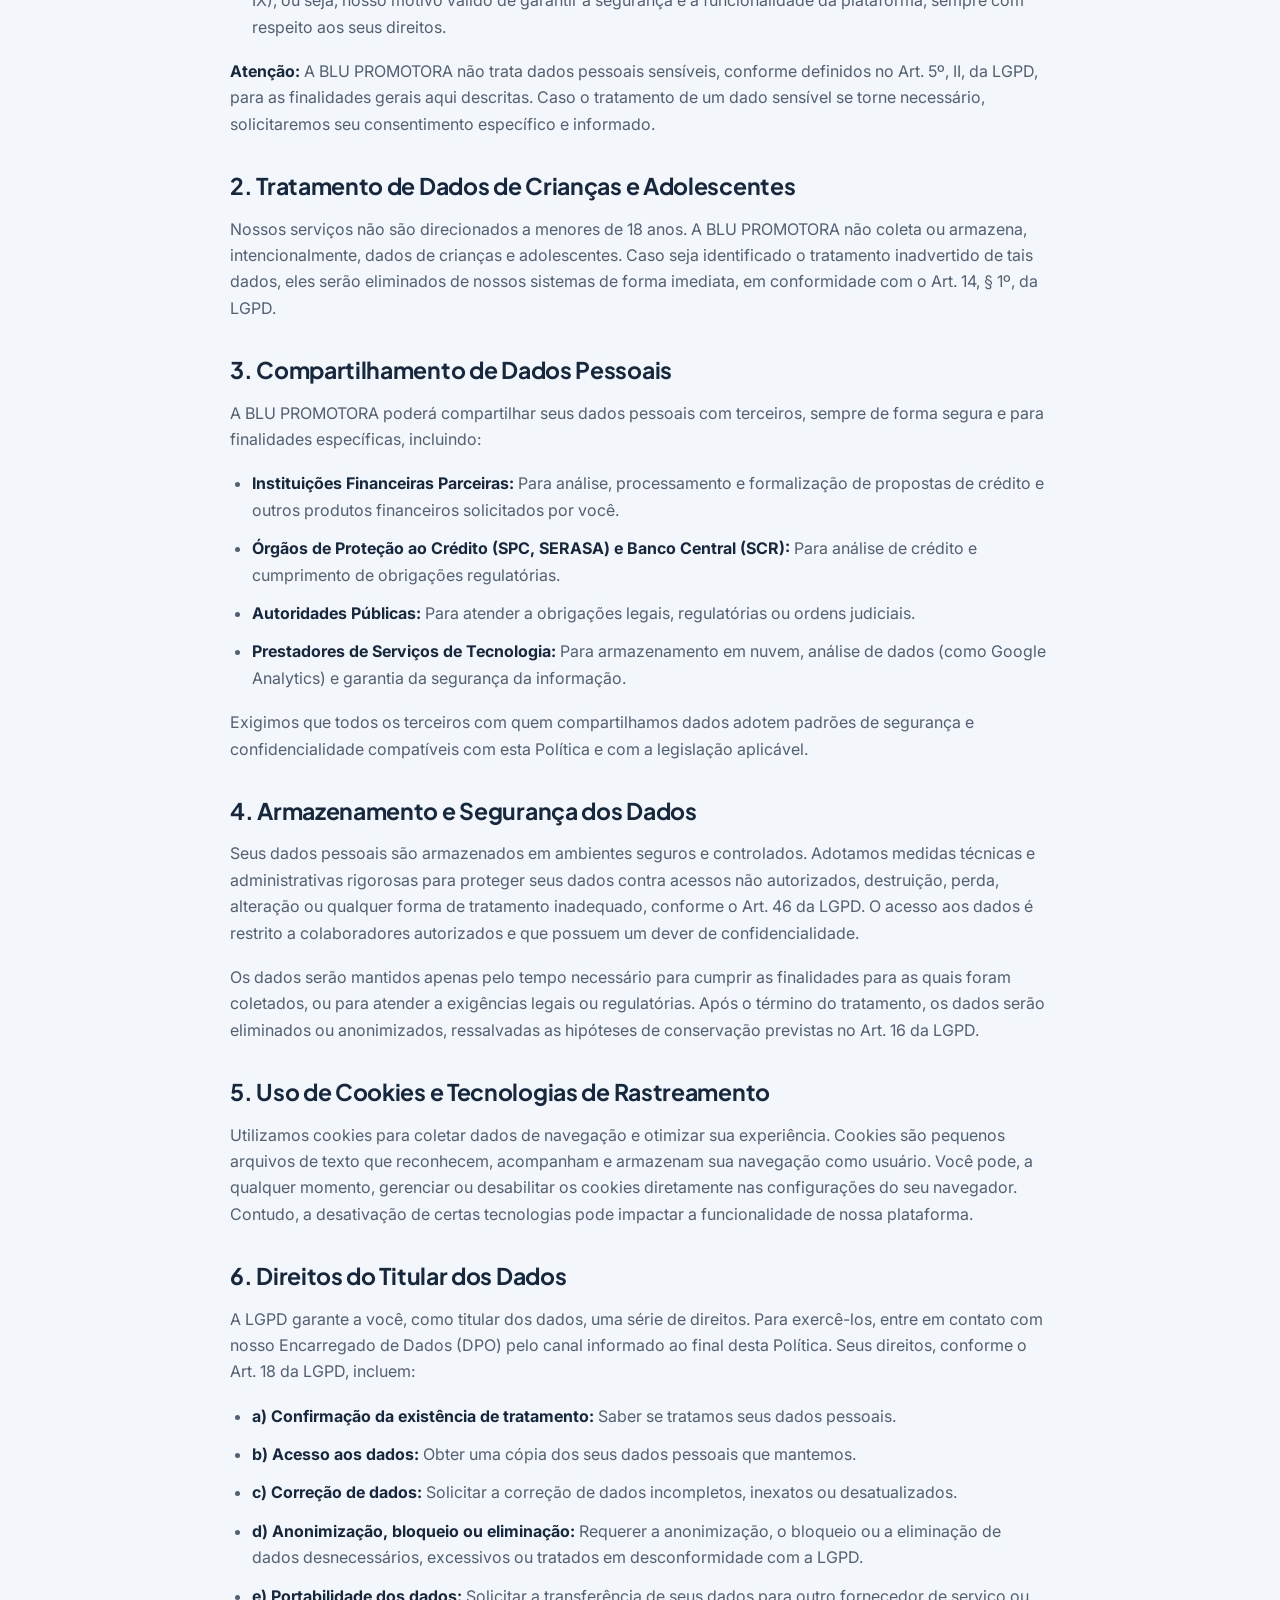
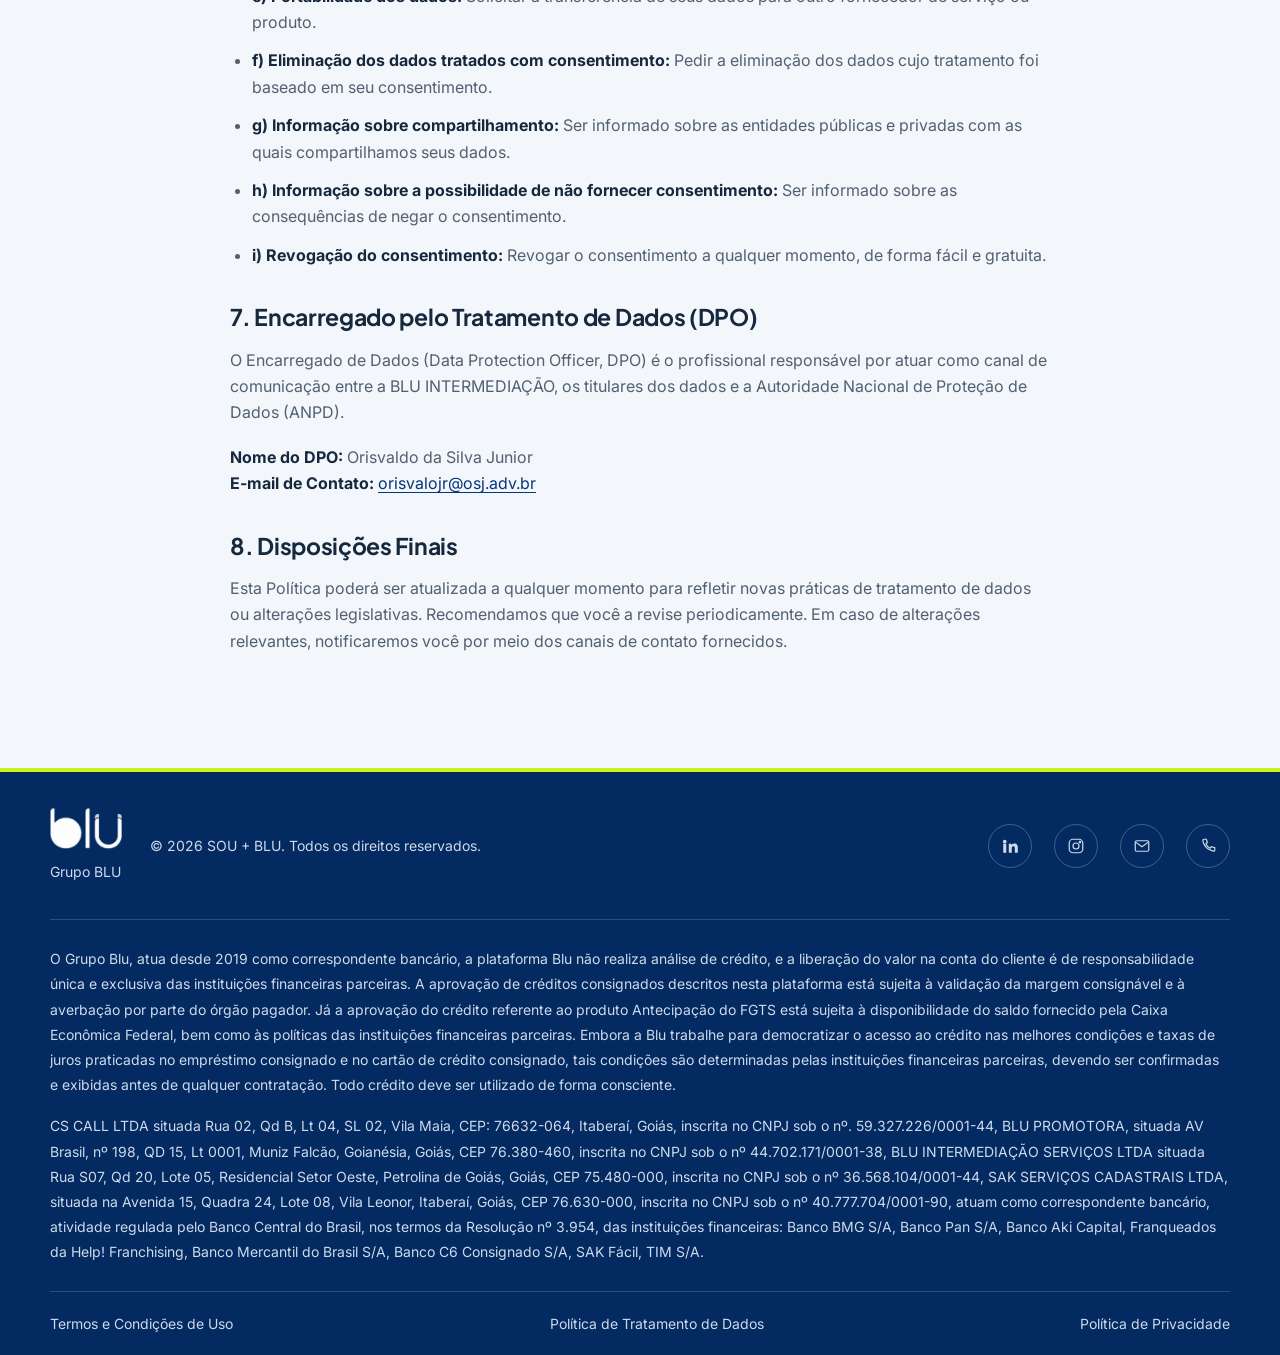
<file: politica-privacidade.html>
<!doctype html>
<html lang="pt-BR">
  <head>
    <meta charset="UTF-8" />
    <meta name="viewport" content="width=device-width, initial-scale=1.0" />
    <meta
      name="description"
      content="Política de Privacidade e Tratamento de Dados da SOU + BLU Promotora de Crédito."
    />
    <title>Política de Privacidade · SOU + BLU</title>

    <link rel="icon" type="image/svg+xml" href="imagens/favicon-blu.svg" />
    <link rel="alternate icon" type="image/png" href="imagens/favicon-blu.png" />
    <link rel="apple-touch-icon" href="imagens/apple-touch-icon.png" />

    <link rel="preconnect" href="https://fonts.googleapis.com" />
    <link rel="preconnect" href="https://fonts.gstatic.com" crossorigin />
    <link
      href="https://fonts.googleapis.com/css2?family=Inter:wght@400;500;600;700&family=Plus+Jakarta+Sans:wght@600;700;800&display=swap"
      rel="stylesheet"
    />

    <link rel="stylesheet" href="css/style.css" />
  </head>
  <body>
    <a class="skip-link" href="#conteudo">Pular para o conteúdo</a>

    <header class="header">
      <div class="container nav">
        <a href="index.html" class="brand" aria-label="SOU + BLU - início">
          <img class="brand-logo" src="imagens/logo-sou-blu.webp" alt="SOU + BLU" />
        </a>

        <div class="nav-actions">
          <a class="btn btn-primary" href="index.html#seja-parceiro">Seja parceiro</a>
          <a
            class="nav-contact"
            href="https://soumaisblu.com.br/index.html"
            target="_blank"
            rel="noopener noreferrer"
          >
            <span>Área do parceiro</span>
          </a>
        </div>
      </div>
    </header>

    <main id="conteudo">
      <section class="legal">
        <div class="legal-container">
          <h1>Política de Privacidade e Tratamento de Dados</h1>
          <p class="legal-updated">BLU PROMOTORA, CNPJ: 44.702.171/0001-38, Itaberaí, Goiás</p>

          <p>
            A presente Política de Privacidade e Tratamento de Dados ("Política") tem por finalidade
            demonstrar o compromisso da <strong>BLU PROMOTORA</strong>, pessoa jurídica de direito
            privado, inscrita no CNPJ sob o nº 44.702.171/0001-38, com sede na cidade de Itaberaí,
            estado de Goiás, atuando no mercado há mais de 6 anos, doravante denominada
            "Controladora" ou "BLU PROMOTORA", com a sua privacidade e a proteção dos seus Dados
            Pessoais, estabelecendo as regras sobre o Tratamento dos seus Dados Pessoais, dentro do
            escopo dos serviços e funcionalidades do nosso website e plataforma, de acordo com as
            leis em vigor.
          </p>
          <p>
            Este documento é um contrato vinculante entre você, doravante denominado "Usuário", e a
            BLU PROMOTORA. Ao acessar e utilizar nossa plataforma, você declara ter lido,
            compreendido e concordado com todos os termos aqui dispostos. Caso não concorde com esta
            Política, você deverá cessar imediatamente o uso da plataforma.
          </p>

          <h2>1. Dados Pessoais Coletados e Finalidade do Tratamento</h2>
          <p>
            A BLU PROMOTORA realiza a coleta e o tratamento de seus dados pessoais com o objetivo de
            prestar seus serviços com excelência, cumprir obrigações legais e contratuais, e
            garantir a segurança de suas operações. Os dados são coletados com base em finalidades
            legítimas, explícitas e informadas, em conformidade com o Art. 6º da Lei Geral de
            Proteção de Dados (LGPD). Coletamos as seguintes categorias de dados:
          </p>
          <ul>
            <li>
              <strong>Dados de Cadastro:</strong> Coletamos seus dados de identificação básicos,
              como nome completo, e-mail, endereço, telefone, CPF, RG, data de nascimento e gênero.
              Essas informações são o alicerce da nossa relação, pois nos permitem saber quem você
              é, garantindo que ninguém se passe por você. Elas são essenciais para criar e
              gerenciar sua conta com segurança, além de serem uma exigência legal. Seu e-mail e
              telefone são os canais diretos que usamos para contatá-lo sobre seus pedidos,
              confirmar informações e enviar alertas de segurança. A coleta desses dados é permitida
              pela LGPD por ser indispensável para a execução do contrato de serviço que você
              solicita (Art. 7º, V) e para o cumprimento de obrigações legais (Art. 7º, II).
            </li>
            <li>
              <strong>Dados Complementares e Profissionais:</strong> Para encontrar as melhores
              ofertas, podemos solicitar informações como idade, nacionalidade, estado civil, regime
              de bens, filiação, profissão e escolaridade. Esses dados nos ajudam a entender seu
              perfil e momento de vida, permitindo realizar simulações financeiras mais precisas e
              personalizar as propostas de produtos que mais se encaixam em suas necessidades. O uso
              dessas informações se baseia no seu consentimento (Art. 7º, I) e também porque são
              parte dos procedimentos necessários para formalizar o contrato que você tem interesse
              em fechar (Art. 7º, V).
            </li>
            <li>
              <strong>Dados Financeiros:</strong> Para a análise de crédito, tratamos seus dados de
              renda, despesas, patrimônio e informações bancárias. Essas informações são
              fundamentais para que nossos parceiros (bancos e financeiras) avaliem sua capacidade
              de pagamento, ou seja, se as parcelas cabem no seu bolso, o que representa uma
              segurança para todos os envolvidos. Com sua autorização, também podemos consultar
              órgãos de proteção ao crédito. A LGPD autoriza esse tratamento para a finalidade de
              proteção do crédito (Art. 7º, X) e para a execução do contrato ou procedimentos
              relacionados a ele (Art. 7º, V).
            </li>
            <li>
              <strong>Dados de Navegação:</strong> Sempre que você utiliza nossa plataforma,
              coletamos automaticamente dados como seu endereço de Protocolo de Internet (IP),
              geolocalização, tipo de dispositivo, navegador e páginas acessadas. Pense nesses dados
              como uma ferramenta de segurança e melhoria. Eles são vitais para identificar e
              bloquear atividades suspeitas, como tentativas de fraude, mantendo sua conta e nosso
              sistema protegidos. Além disso, nos permitem entender como nosso site é usado, para
              que possamos torná-lo cada vez melhor para você. Tratamos esses dados com base no
              nosso legítimo interesse (Art. 7º, IX), ou seja, nosso motivo válido de garantir a
              segurança e a funcionalidade da plataforma, sempre com respeito aos seus direitos.
            </li>
          </ul>
          <p>
            <strong>Atenção:</strong> A BLU PROMOTORA não trata dados pessoais sensíveis, conforme
            definidos no Art. 5º, II, da LGPD, para as finalidades gerais aqui descritas. Caso o
            tratamento de um dado sensível se torne necessário, solicitaremos seu consentimento
            específico e informado.
          </p>

          <h2>2. Tratamento de Dados de Crianças e Adolescentes</h2>
          <p>
            Nossos serviços não são direcionados a menores de 18 anos. A BLU PROMOTORA não coleta ou
            armazena, intencionalmente, dados de crianças e adolescentes. Caso seja identificado o
            tratamento inadvertido de tais dados, eles serão eliminados de nossos sistemas de forma
            imediata, em conformidade com o Art. 14, § 1º, da LGPD.
          </p>

          <h2>3. Compartilhamento de Dados Pessoais</h2>
          <p>
            A BLU PROMOTORA poderá compartilhar seus dados pessoais com terceiros, sempre de forma
            segura e para finalidades específicas, incluindo:
          </p>
          <ul>
            <li>
              <strong>Instituições Financeiras Parceiras:</strong> Para análise, processamento e
              formalização de propostas de crédito e outros produtos financeiros solicitados por
              você.
            </li>
            <li>
              <strong>Órgãos de Proteção ao Crédito (SPC, SERASA) e Banco Central (SCR):</strong>
              Para análise de crédito e cumprimento de obrigações regulatórias.
            </li>
            <li>
              <strong>Autoridades Públicas:</strong> Para atender a obrigações legais, regulatórias
              ou ordens judiciais.
            </li>
            <li>
              <strong>Prestadores de Serviços de Tecnologia:</strong> Para armazenamento em nuvem,
              análise de dados (como Google Analytics) e garantia da segurança da informação.
            </li>
          </ul>
          <p>
            Exigimos que todos os terceiros com quem compartilhamos dados adotem padrões de
            segurança e confidencialidade compatíveis com esta Política e com a legislação
            aplicável.
          </p>

          <h2>4. Armazenamento e Segurança dos Dados</h2>
          <p>
            Seus dados pessoais são armazenados em ambientes seguros e controlados. Adotamos medidas
            técnicas e administrativas rigorosas para proteger seus dados contra acessos não
            autorizados, destruição, perda, alteração ou qualquer forma de tratamento inadequado,
            conforme o Art. 46 da LGPD. O acesso aos dados é restrito a colaboradores autorizados e
            que possuem um dever de confidencialidade.
          </p>
          <p>
            Os dados serão mantidos apenas pelo tempo necessário para cumprir as finalidades para as
            quais foram coletados, ou para atender a exigências legais ou regulatórias. Após o
            término do tratamento, os dados serão eliminados ou anonimizados, ressalvadas as
            hipóteses de conservação previstas no Art. 16 da LGPD.
          </p>

          <h2>5. Uso de Cookies e Tecnologias de Rastreamento</h2>
          <p>
            Utilizamos cookies para coletar dados de navegação e otimizar sua experiência. Cookies
            são pequenos arquivos de texto que reconhecem, acompanham e armazenam sua navegação como
            usuário. Você pode, a qualquer momento, gerenciar ou desabilitar os cookies diretamente
            nas configurações do seu navegador. Contudo, a desativação de certas tecnologias pode
            impactar a funcionalidade de nossa plataforma.
          </p>

          <h2>6. Direitos do Titular dos Dados</h2>
          <p>
            A LGPD garante a você, como titular dos dados, uma série de direitos. Para exercê-los,
            entre em contato com nosso Encarregado de Dados (DPO) pelo canal informado ao final
            desta Política. Seus direitos, conforme o Art. 18 da LGPD, incluem:
          </p>
          <ul>
            <li>
              <strong>a) Confirmação da existência de tratamento:</strong> Saber se tratamos seus
              dados pessoais.
            </li>
            <li>
              <strong>b) Acesso aos dados:</strong> Obter uma cópia dos seus dados pessoais que
              mantemos.
            </li>
            <li>
              <strong>c) Correção de dados:</strong> Solicitar a correção de dados incompletos,
              inexatos ou desatualizados.
            </li>
            <li>
              <strong>d) Anonimização, bloqueio ou eliminação:</strong> Requerer a anonimização, o
              bloqueio ou a eliminação de dados desnecessários, excessivos ou tratados em
              desconformidade com a LGPD.
            </li>
            <li>
              <strong>e) Portabilidade dos dados:</strong> Solicitar a transferência de seus dados
              para outro fornecedor de serviço ou produto.
            </li>
            <li>
              <strong>f) Eliminação dos dados tratados com consentimento:</strong> Pedir a
              eliminação dos dados cujo tratamento foi baseado em seu consentimento.
            </li>
            <li>
              <strong>g) Informação sobre compartilhamento:</strong> Ser informado sobre as
              entidades públicas e privadas com as quais compartilhamos seus dados.
            </li>
            <li>
              <strong>h) Informação sobre a possibilidade de não fornecer consentimento:</strong>
              Ser informado sobre as consequências de negar o consentimento.
            </li>
            <li>
              <strong>i) Revogação do consentimento:</strong> Revogar o consentimento a qualquer
              momento, de forma fácil e gratuita.
            </li>
          </ul>

          <h2>7. Encarregado pelo Tratamento de Dados (DPO)</h2>
          <p>
            O Encarregado de Dados (Data Protection Officer, DPO) é o profissional responsável por
            atuar como canal de comunicação entre a BLU INTERMEDIAÇÃO, os titulares dos dados e a
            Autoridade Nacional de Proteção de Dados (ANPD).
          </p>
          <p>
            <strong>Nome do DPO:</strong> Orisvaldo da Silva Junior<br />
            <strong>E-mail de Contato:</strong>
            <a href="mailto:orisvalojr@osj.adv.br">orisvalojr@osj.adv.br</a>
          </p>

          <h2>8. Disposições Finais</h2>
          <p>
            Esta Política poderá ser atualizada a qualquer momento para refletir novas práticas de
            tratamento de dados ou alterações legislativas. Recomendamos que você a revise
            periodicamente. Em caso de alterações relevantes, notificaremos você por meio dos canais
            de contato fornecidos.
          </p>
        </div>
      </section>
    </main>

    <footer class="footer">
      <div class="container footer-top">
        <div class="footer-brand-group">
          <a href="index.html" class="footer-brand">
            <span class="footer-logo-frame" aria-hidden="true"
              ><img class="footer-logo" src="imagens/blu-logo-branca.png" alt=""
            /></span>
            <span class="footer-logo-caption">Grupo BLU</span>
          </a>
          <p class="footer-copy">© 2026 SOU + BLU. Todos os direitos reservados.</p>
        </div>
        <div class="footer-social" aria-label="Redes sociais">
          <a
            href="https://www.linkedin.com/company/blu-promotora/posts/?feedView=all"
            target="_blank"
            rel="noopener noreferrer"
            class="social-btn"
            aria-label="LinkedIn"
            ><svg viewBox="0 0 24 24" fill="currentColor" aria-hidden="true"><path d="M4.98 3.5a2.5 2.5 0 1 1 0 5.001 2.5 2.5 0 0 1 0-5.001ZM3 9h4v12H3V9Zm7 0h3.8v1.71h.05c.53-.95 1.83-1.95 3.77-1.95 4.03 0 4.78 2.5 4.78 5.76V21h-4v-5.6c0-1.34-.02-3.06-1.87-3.06-1.87 0-2.16 1.46-2.16 2.96V21h-4V9Z" /></svg
            ><span class="sr-only">LinkedIn</span></a
          >
          <a
            href="https://www.instagram.com/blu.promotora?igsi=MXY4amFsM3JyYW5pYw=="
            target="_blank"
            rel="noopener noreferrer"
            class="social-btn"
            aria-label="Instagram"
            ><svg viewBox="0 0 24 24" fill="none" stroke="currentColor" stroke-width="1.6" aria-hidden="true"><rect x="3" y="3" width="18" height="18" rx="5" /><circle cx="12" cy="12" r="4" /><circle cx="17.3" cy="6.7" r="1" /></svg
            ><span class="sr-only">Instagram</span></a
          >
          <a href="mailto:ouvidoria@blupromotora.com.br" class="social-btn" aria-label="E-mail"
            ><svg viewBox="0 0 24 24" fill="none" stroke="currentColor" stroke-width="1.6" aria-hidden="true"><rect x="3" y="5" width="18" height="14" rx="2" /><path d="M3 6.5 12 13l9-6.5" /></svg
            ><span class="sr-only">E-mail</span></a
          >
          <a href="tel:+556236025211" class="social-btn" aria-label="Telefone"
            ><svg viewBox="0 0 24 24" fill="none" stroke="currentColor" stroke-width="1.6" aria-hidden="true"><path d="M6.6 3h3.2l1.4 4.4-2.1 1.7a12 12 0 0 0 5.8 5.8l1.7-2.1 4.4 1.4v3.2c0 1-.8 1.6-1.8 1.5A17 17 0 0 1 5.1 4.8C5 3.8 5.6 3 6.6 3Z" /></svg
            ><span class="sr-only">Telefone</span></a
          >
        </div>
      </div>

      <div class="container">
        <div class="footer-legal" id="footerLegal">
          <p>
            O Grupo Blu, atua desde 2019 como correspondente bancário, a plataforma Blu não realiza
            análise de crédito, e a liberação do valor na conta do cliente é de responsabilidade
            única e exclusiva das instituições financeiras parceiras. A aprovação de créditos
            consignados descritos nesta plataforma está sujeita à validação da margem consignável e
            à averbação por parte do órgão pagador. Já a aprovação do crédito referente ao produto
            Antecipação do FGTS está sujeita à disponibilidade do saldo fornecido pela Caixa
            Econômica Federal, bem como às políticas das instituições financeiras parceiras. Embora
            a Blu trabalhe para democratizar o acesso ao crédito nas melhores condições e taxas de
            juros praticadas no empréstimo consignado e no cartão de crédito consignado, tais
            condições são determinadas pelas instituições financeiras parceiras, devendo ser
            confirmadas e exibidas antes de qualquer contratação. Todo crédito deve ser utilizado de
            forma consciente.
          </p>

          <p>
            CS CALL LTDA situada Rua 02, Qd B, Lt 04, SL 02, Vila Maia, CEP: 76632-064, Itaberaí,
            Goiás, inscrita no CNPJ sob o nº. 59.327.226/0001-44, BLU PROMOTORA, situada AV Brasil,
            nº 198, QD 15, Lt 0001, Muniz Falcão, Goianésia, Goiás, CEP 76.380-460, inscrita no CNPJ
            sob o nº 44.702.171/0001-38, BLU INTERMEDIAÇÃO SERVIÇOS LTDA situada Rua S07, Qd 20,
            Lote 05, Residencial Setor Oeste, Petrolina de Goiás, Goiás, CEP 75.480-000, inscrita no
            CNPJ sob o nº 36.568.104/0001-44, SAK SERVIÇOS CADASTRAIS LTDA, situada na Avenida 15,
            Quadra 24, Lote 08, Vila Leonor, Itaberaí, Goiás, CEP 76.630-000, inscrita no CNPJ sob o
            nº 40.777.704/0001-90, atuam como correspondente bancário, atividade regulada pelo Banco
            Central do Brasil, nos termos da Resolução nº 3.954, das instituições financeiras: Banco
            BMG S/A, Banco Pan S/A, Banco Aki Capital, Franqueados da Help! Franchising, Banco
            Mercantil do Brasil S/A, Banco C6 Consignado S/A, SAK Fácil, TIM S/A.
          </p>
        </div>
        <button
          type="button"
          class="footer-legal-toggle"
          id="footerLegalToggle"
          aria-expanded="true"
          aria-controls="footerLegal"
          hidden
        >
          Ler mais
        </button>
      </div>

      <div class="container footer-bottom">
        <div class="footer-policy-links">
          <a href="termos.html">Termos e Condições de Uso</a>
          <a href="politicas.html">Política de Tratamento de Dados</a>
          <a href="politica-privacidade.html">Política de Privacidade</a>
        </div>
      </div>
    </footer>

    <script src="script.js" defer></script>
  </body>
</html>
</file>
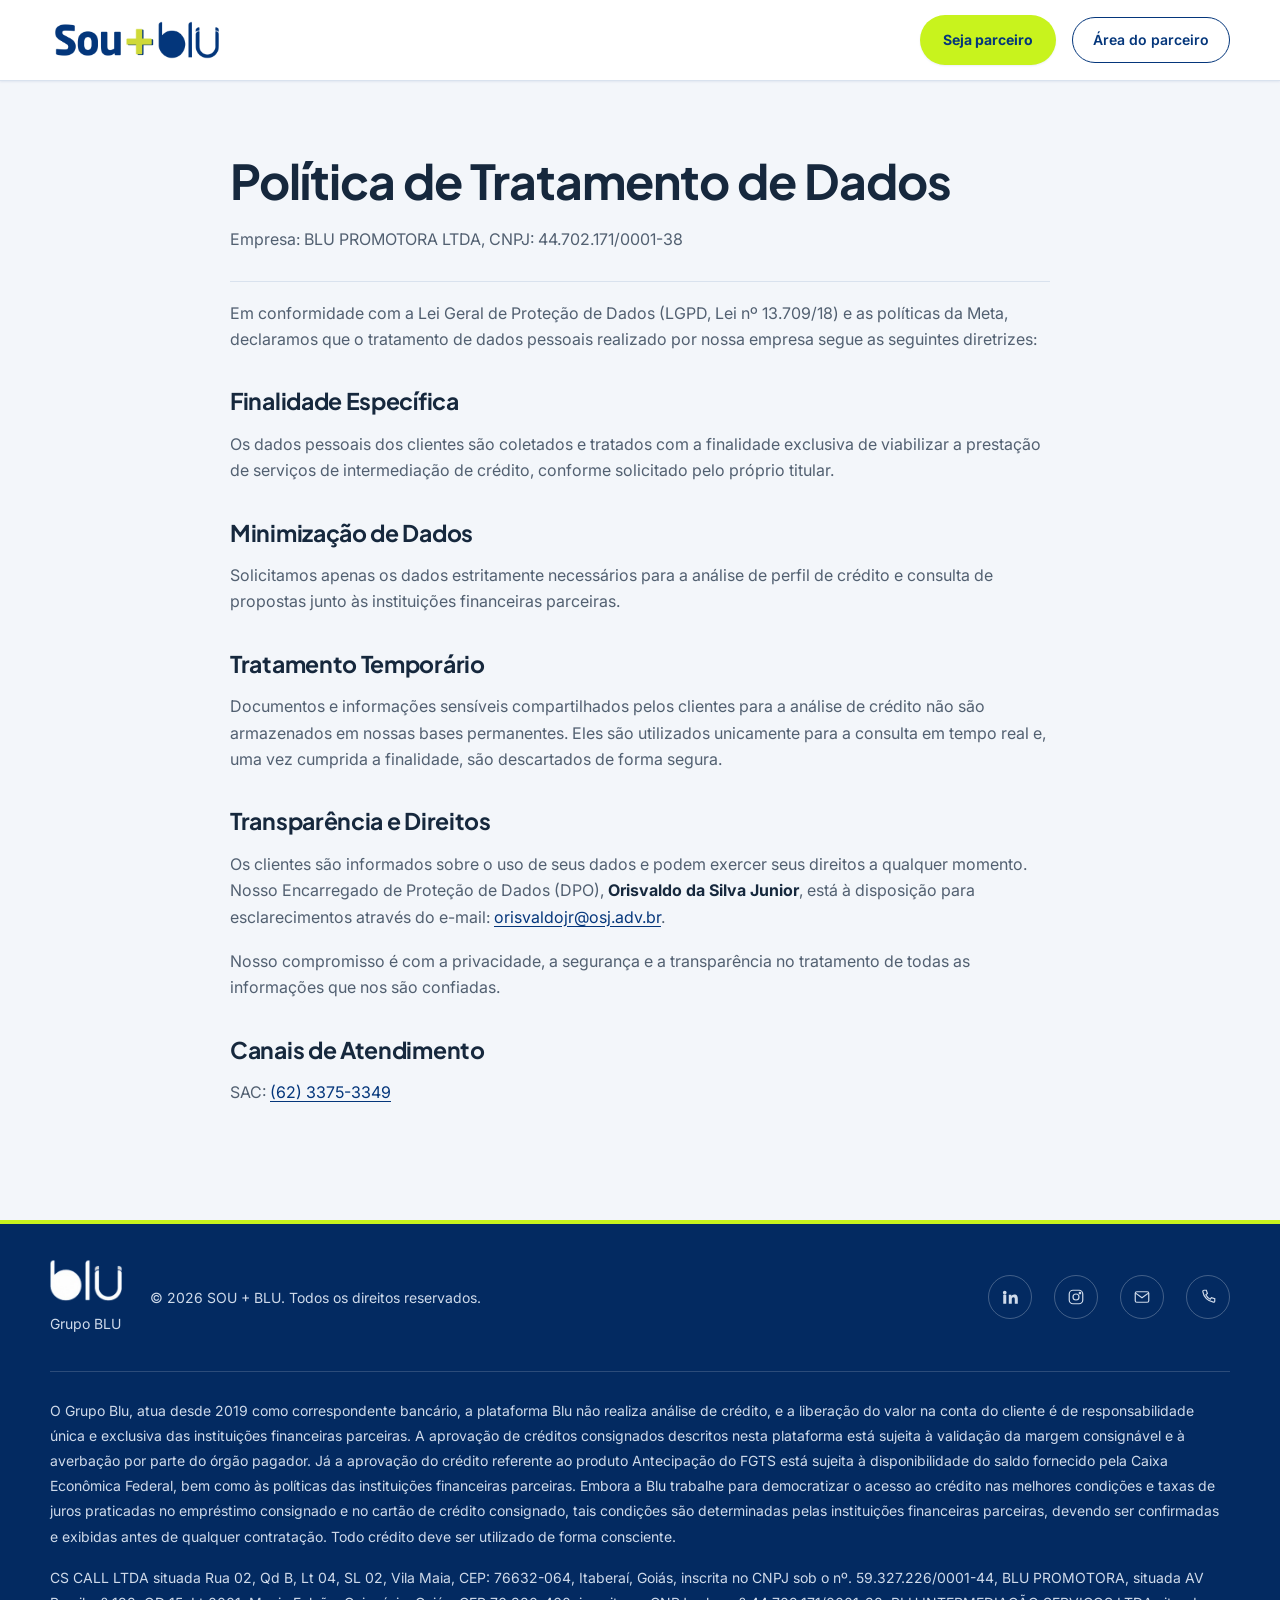
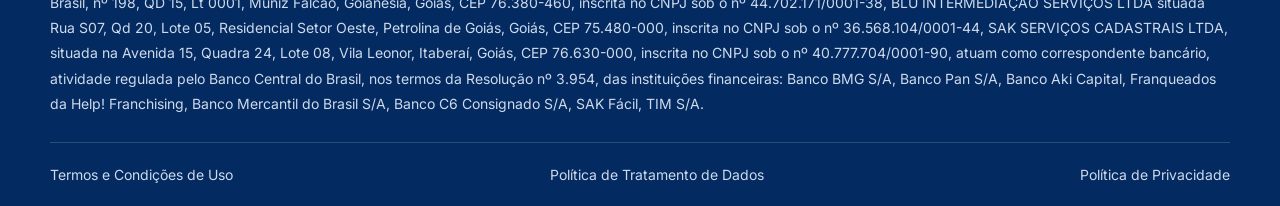
<file: politicas.html>
<!doctype html>
<html lang="pt-BR">
  <head>
    <meta charset="UTF-8" />
    <meta name="viewport" content="width=device-width, initial-scale=1.0" />
    <meta
      name="description"
      content="Política de Tratamento de Dados da SOU + BLU Promotora de Crédito."
    />
    <title>Política de Tratamento de Dados · SOU + BLU</title>

    <link rel="icon" type="image/svg+xml" href="imagens/favicon-blu.svg" />
    <link rel="alternate icon" type="image/png" href="imagens/favicon-blu.png" />
    <link rel="apple-touch-icon" href="imagens/apple-touch-icon.png" />

    <link rel="preconnect" href="https://fonts.googleapis.com" />
    <link rel="preconnect" href="https://fonts.gstatic.com" crossorigin />
    <link
      href="https://fonts.googleapis.com/css2?family=Inter:wght@400;500;600;700&family=Plus+Jakarta+Sans:wght@600;700;800&display=swap"
      rel="stylesheet"
    />

    <link rel="stylesheet" href="css/style.css" />
  </head>
  <body>
    <a class="skip-link" href="#conteudo">Pular para o conteúdo</a>

    <header class="header">
      <div class="container nav">
        <a href="index.html" class="brand" aria-label="SOU + BLU - início">
          <img class="brand-logo" src="imagens/logo-sou-blu.webp" alt="SOU + BLU" />
        </a>

        <div class="nav-actions">
          <a class="btn btn-primary" href="index.html#seja-parceiro">Seja parceiro</a>
          <a
            class="nav-contact"
            href="https://soumaisblu.com.br/index.html"
            target="_blank"
            rel="noopener noreferrer"
          >
            <span>Área do parceiro</span>
          </a>
        </div>
      </div>
    </header>

    <main id="conteudo">
      <section class="legal">
        <div class="legal-container">
          <h1>Política de Tratamento de Dados</h1>
          <p class="legal-updated">Empresa: BLU PROMOTORA LTDA, CNPJ: 44.702.171/0001-38</p>

          <p>
            Em conformidade com a Lei Geral de Proteção de Dados (LGPD, Lei nº 13.709/18) e as
            políticas da Meta, declaramos que o tratamento de dados pessoais realizado por nossa
            empresa segue as seguintes diretrizes:
          </p>

          <h2>Finalidade Específica</h2>
          <p>
            Os dados pessoais dos clientes são coletados e tratados com a finalidade exclusiva de
            viabilizar a prestação de serviços de intermediação de crédito, conforme solicitado pelo
            próprio titular.
          </p>

          <h2>Minimização de Dados</h2>
          <p>
            Solicitamos apenas os dados estritamente necessários para a análise de perfil de crédito
            e consulta de propostas junto às instituições financeiras parceiras.
          </p>

          <h2>Tratamento Temporário</h2>
          <p>
            Documentos e informações sensíveis compartilhados pelos clientes para a análise de
            crédito não são armazenados em nossas bases permanentes. Eles são utilizados unicamente
            para a consulta em tempo real e, uma vez cumprida a finalidade, são descartados de forma
            segura.
          </p>

          <h2>Transparência e Direitos</h2>
          <p>
            Os clientes são informados sobre o uso de seus dados e podem exercer seus direitos a
            qualquer momento. Nosso Encarregado de Proteção de Dados (DPO),
            <strong>Orisvaldo da Silva Junior</strong>, está à disposição para esclarecimentos
            através do e-mail: <a href="mailto:orisvaldojr@osj.adv.br">orisvaldojr@osj.adv.br</a>.
          </p>

          <p>
            Nosso compromisso é com a privacidade, a segurança e a transparência no tratamento de
            todas as informações que nos são confiadas.
          </p>

          <h2>Canais de Atendimento</h2>
          <p>SAC: <a href="tel:+556233753349">(62) 3375-3349</a></p>
        </div>
      </section>
    </main>

    <footer class="footer">
      <div class="container footer-top">
        <div class="footer-brand-group">
          <a href="index.html" class="footer-brand">
            <span class="footer-logo-frame" aria-hidden="true"
              ><img class="footer-logo" src="imagens/blu-logo-branca.png" alt=""
            /></span>
            <span class="footer-logo-caption">Grupo BLU</span>
          </a>
          <p class="footer-copy">© 2026 SOU + BLU. Todos os direitos reservados.</p>
        </div>
        <div class="footer-social" aria-label="Redes sociais">
          <a
            href="https://www.linkedin.com/company/blu-promotora/posts/?feedView=all"
            target="_blank"
            rel="noopener noreferrer"
            class="social-btn"
            aria-label="LinkedIn"
            ><svg viewBox="0 0 24 24" fill="currentColor" aria-hidden="true"><path d="M4.98 3.5a2.5 2.5 0 1 1 0 5.001 2.5 2.5 0 0 1 0-5.001ZM3 9h4v12H3V9Zm7 0h3.8v1.71h.05c.53-.95 1.83-1.95 3.77-1.95 4.03 0 4.78 2.5 4.78 5.76V21h-4v-5.6c0-1.34-.02-3.06-1.87-3.06-1.87 0-2.16 1.46-2.16 2.96V21h-4V9Z" /></svg
            ><span class="sr-only">LinkedIn</span></a
          >
          <a
            href="https://www.instagram.com/blu.promotora?igsi=MXY4amFsM3JyYW5pYw=="
            target="_blank"
            rel="noopener noreferrer"
            class="social-btn"
            aria-label="Instagram"
            ><svg viewBox="0 0 24 24" fill="none" stroke="currentColor" stroke-width="1.6" aria-hidden="true"><rect x="3" y="3" width="18" height="18" rx="5" /><circle cx="12" cy="12" r="4" /><circle cx="17.3" cy="6.7" r="1" /></svg
            ><span class="sr-only">Instagram</span></a
          >
          <a href="mailto:ouvidoria@blupromotora.com.br" class="social-btn" aria-label="E-mail"
            ><svg viewBox="0 0 24 24" fill="none" stroke="currentColor" stroke-width="1.6" aria-hidden="true"><rect x="3" y="5" width="18" height="14" rx="2" /><path d="M3 6.5 12 13l9-6.5" /></svg
            ><span class="sr-only">E-mail</span></a
          >
          <a href="tel:+556236025211" class="social-btn" aria-label="Telefone"
            ><svg viewBox="0 0 24 24" fill="none" stroke="currentColor" stroke-width="1.6" aria-hidden="true"><path d="M6.6 3h3.2l1.4 4.4-2.1 1.7a12 12 0 0 0 5.8 5.8l1.7-2.1 4.4 1.4v3.2c0 1-.8 1.6-1.8 1.5A17 17 0 0 1 5.1 4.8C5 3.8 5.6 3 6.6 3Z" /></svg
            ><span class="sr-only">Telefone</span></a
          >
        </div>
      </div>

      <div class="container">
        <div class="footer-legal" id="footerLegal">
          <p>
            O Grupo Blu, atua desde 2019 como correspondente bancário, a plataforma Blu não realiza
            análise de crédito, e a liberação do valor na conta do cliente é de responsabilidade
            única e exclusiva das instituições financeiras parceiras. A aprovação de créditos
            consignados descritos nesta plataforma está sujeita à validação da margem consignável e
            à averbação por parte do órgão pagador. Já a aprovação do crédito referente ao produto
            Antecipação do FGTS está sujeita à disponibilidade do saldo fornecido pela Caixa
            Econômica Federal, bem como às políticas das instituições financeiras parceiras. Embora
            a Blu trabalhe para democratizar o acesso ao crédito nas melhores condições e taxas de
            juros praticadas no empréstimo consignado e no cartão de crédito consignado, tais
            condições são determinadas pelas instituições financeiras parceiras, devendo ser
            confirmadas e exibidas antes de qualquer contratação. Todo crédito deve ser utilizado de
            forma consciente.
          </p>

          <p>
            CS CALL LTDA situada Rua 02, Qd B, Lt 04, SL 02, Vila Maia, CEP: 76632-064, Itaberaí,
            Goiás, inscrita no CNPJ sob o nº. 59.327.226/0001-44, BLU PROMOTORA, situada AV Brasil,
            nº 198, QD 15, Lt 0001, Muniz Falcão, Goianésia, Goiás, CEP 76.380-460, inscrita no CNPJ
            sob o nº 44.702.171/0001-38, BLU INTERMEDIAÇÃO SERVIÇOS LTDA situada Rua S07, Qd 20,
            Lote 05, Residencial Setor Oeste, Petrolina de Goiás, Goiás, CEP 75.480-000, inscrita no
            CNPJ sob o nº 36.568.104/0001-44, SAK SERVIÇOS CADASTRAIS LTDA, situada na Avenida 15,
            Quadra 24, Lote 08, Vila Leonor, Itaberaí, Goiás, CEP 76.630-000, inscrita no CNPJ sob o
            nº 40.777.704/0001-90, atuam como correspondente bancário, atividade regulada pelo Banco
            Central do Brasil, nos termos da Resolução nº 3.954, das instituições financeiras: Banco
            BMG S/A, Banco Pan S/A, Banco Aki Capital, Franqueados da Help! Franchising, Banco
            Mercantil do Brasil S/A, Banco C6 Consignado S/A, SAK Fácil, TIM S/A.
          </p>
        </div>
        <button
          type="button"
          class="footer-legal-toggle"
          id="footerLegalToggle"
          aria-expanded="true"
          aria-controls="footerLegal"
          hidden
        >
          Ler mais
        </button>
      </div>

      <div class="container footer-bottom">
        <div class="footer-policy-links">
          <a href="termos.html">Termos e Condições de Uso</a>
          <a href="politicas.html">Política de Tratamento de Dados</a>
          <a href="politica-privacidade.html">Política de Privacidade</a>
        </div>
      </div>
    </footer>

    <script src="script.js" defer></script>
  </body>
</html>
</file>
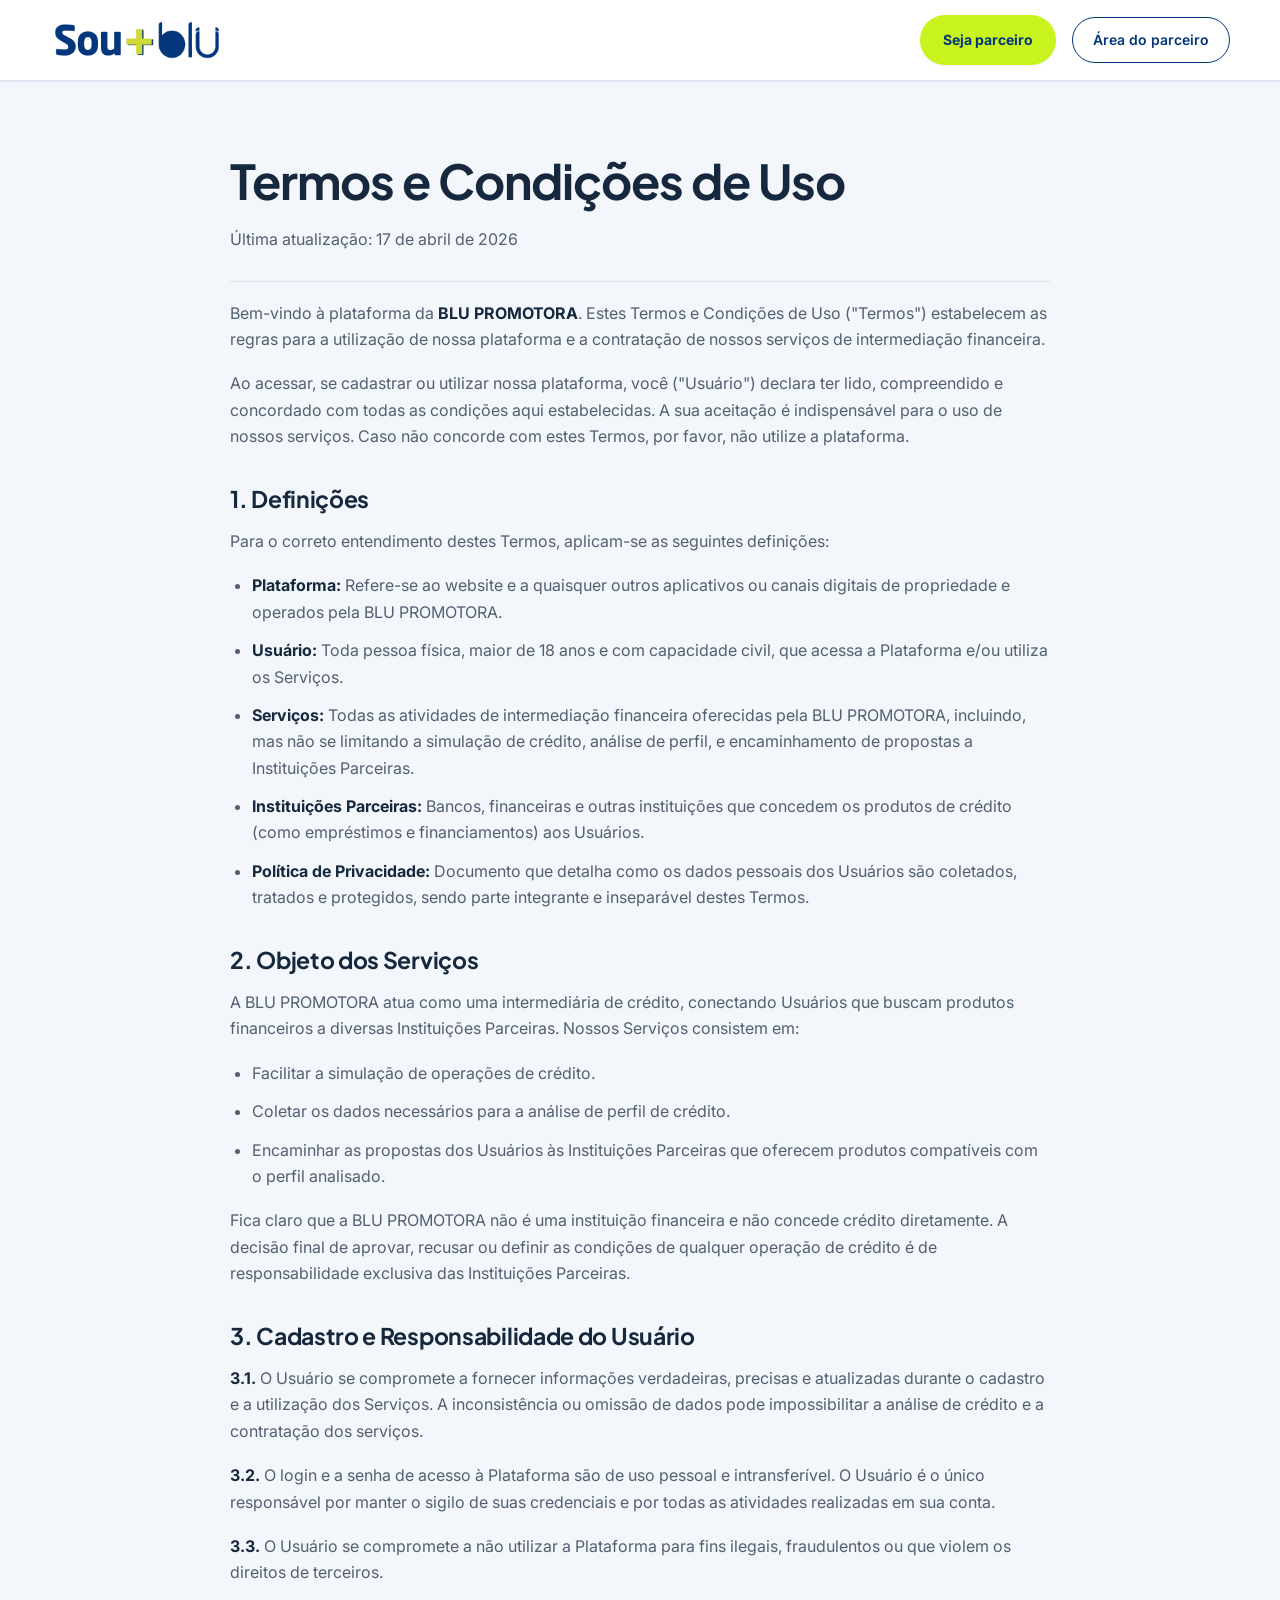
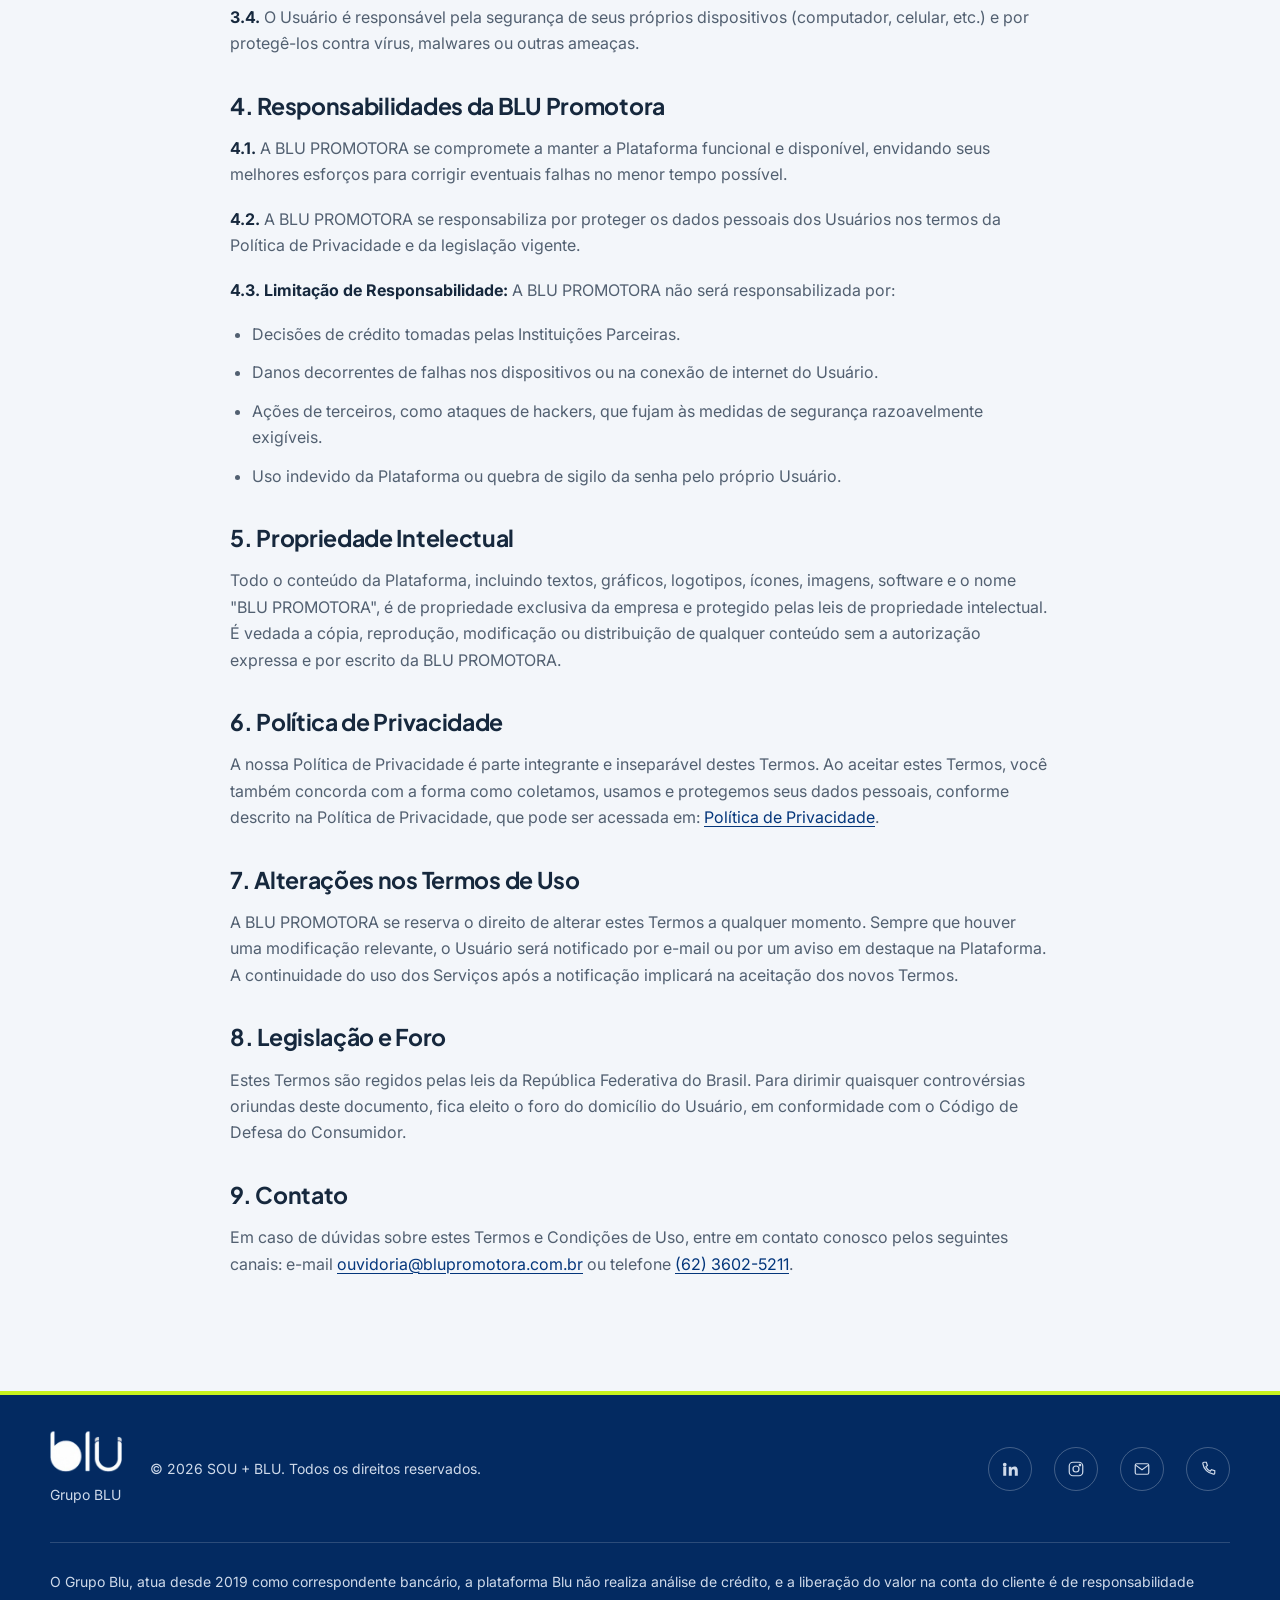
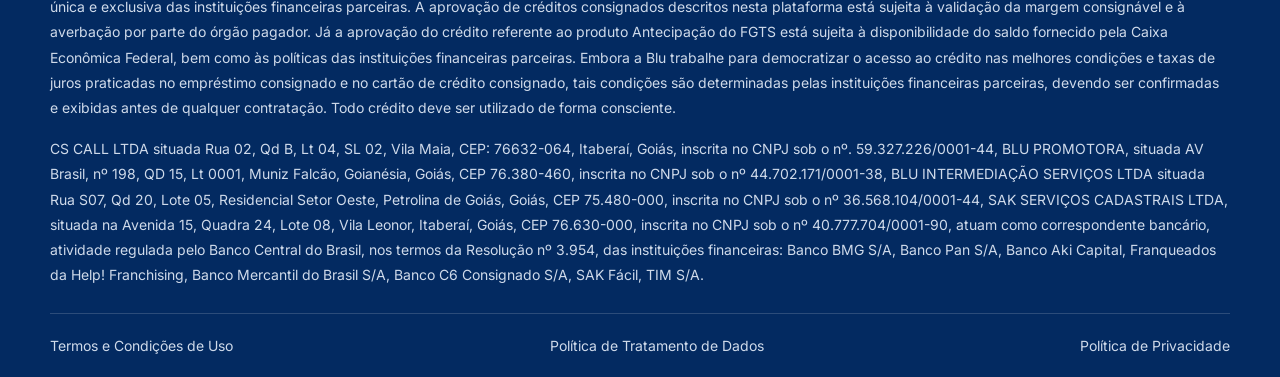
<file: termos.html>
<!doctype html>
<html lang="pt-BR">
  <head>
    <meta charset="UTF-8" />
    <meta name="viewport" content="width=device-width, initial-scale=1.0" />
    <meta
      name="description"
      content="Termos e Condições de Uso da SOU + BLU Promotora de Crédito."
    />
    <title>Termos e Condições de Uso · SOU + BLU</title>

    <link rel="icon" type="image/svg+xml" href="imagens/favicon-blu.svg" />
    <link rel="alternate icon" type="image/png" href="imagens/favicon-blu.png" />
    <link rel="apple-touch-icon" href="imagens/apple-touch-icon.png" />

    <link rel="preconnect" href="https://fonts.googleapis.com" />
    <link rel="preconnect" href="https://fonts.gstatic.com" crossorigin />
    <link
      href="https://fonts.googleapis.com/css2?family=Inter:wght@400;500;600;700&family=Plus+Jakarta+Sans:wght@600;700;800&display=swap"
      rel="stylesheet"
    />

    <link rel="stylesheet" href="css/style.css" />
  </head>
  <body>
    <a class="skip-link" href="#conteudo">Pular para o conteúdo</a>

    <header class="header">
      <div class="container nav">
        <a href="index.html" class="brand" aria-label="SOU + BLU - início">
          <img class="brand-logo" src="imagens/logo-sou-blu.webp" alt="SOU + BLU" />
        </a>

        <div class="nav-actions">
          <a class="btn btn-primary" href="index.html#seja-parceiro">Seja parceiro</a>
          <a
            class="nav-contact"
            href="https://soumaisblu.com.br/index.html"
            target="_blank"
            rel="noopener noreferrer"
          >
            <span>Área do parceiro</span>
          </a>
        </div>
      </div>
    </header>

    <main id="conteudo">
      <section class="legal">
        <div class="legal-container">
          <h1>Termos e Condições de Uso</h1>
          <p class="legal-updated">Última atualização: 17 de abril de 2026</p>

          <p>
            Bem-vindo à plataforma da <strong>BLU PROMOTORA</strong>. Estes Termos e Condições de
            Uso ("Termos") estabelecem as regras para a utilização de nossa plataforma e a
            contratação de nossos serviços de intermediação financeira.
          </p>
          <p>
            Ao acessar, se cadastrar ou utilizar nossa plataforma, você ("Usuário") declara ter
            lido, compreendido e concordado com todas as condições aqui estabelecidas. A sua
            aceitação é indispensável para o uso de nossos serviços. Caso não concorde com estes
            Termos, por favor, não utilize a plataforma.
          </p>

          <h2>1. Definições</h2>
          <p>Para o correto entendimento destes Termos, aplicam-se as seguintes definições:</p>
          <ul>
            <li>
              <strong>Plataforma:</strong> Refere-se ao website e a quaisquer outros aplicativos ou
              canais digitais de propriedade e operados pela BLU PROMOTORA.
            </li>
            <li>
              <strong>Usuário:</strong> Toda pessoa física, maior de 18 anos e com capacidade civil,
              que acessa a Plataforma e/ou utiliza os Serviços.
            </li>
            <li>
              <strong>Serviços:</strong> Todas as atividades de intermediação financeira oferecidas
              pela BLU PROMOTORA, incluindo, mas não se limitando a simulação de crédito, análise de
              perfil, e encaminhamento de propostas a Instituições Parceiras.
            </li>
            <li>
              <strong>Instituições Parceiras:</strong> Bancos, financeiras e outras instituições que
              concedem os produtos de crédito (como empréstimos e financiamentos) aos Usuários.
            </li>
            <li>
              <strong>Política de Privacidade:</strong> Documento que detalha como os dados pessoais
              dos Usuários são coletados, tratados e protegidos, sendo parte integrante e
              inseparável destes Termos.
            </li>
          </ul>

          <h2>2. Objeto dos Serviços</h2>
          <p>
            A BLU PROMOTORA atua como uma intermediária de crédito, conectando Usuários que buscam
            produtos financeiros a diversas Instituições Parceiras. Nossos Serviços consistem em:
          </p>
          <ul>
            <li>Facilitar a simulação de operações de crédito.</li>
            <li>Coletar os dados necessários para a análise de perfil de crédito.</li>
            <li>
              Encaminhar as propostas dos Usuários às Instituições Parceiras que oferecem produtos
              compatíveis com o perfil analisado.
            </li>
          </ul>
          <p>
            Fica claro que a BLU PROMOTORA não é uma instituição financeira e não concede crédito
            diretamente. A decisão final de aprovar, recusar ou definir as condições de qualquer
            operação de crédito é de responsabilidade exclusiva das Instituições Parceiras.
          </p>

          <h2>3. Cadastro e Responsabilidade do Usuário</h2>
          <p>
            <strong>3.1.</strong> O Usuário se compromete a fornecer informações verdadeiras,
            precisas e atualizadas durante o cadastro e a utilização dos Serviços. A inconsistência
            ou omissão de dados pode impossibilitar a análise de crédito e a contratação dos
            serviços.
          </p>
          <p>
            <strong>3.2.</strong> O login e a senha de acesso à Plataforma são de uso pessoal e
            intransferível. O Usuário é o único responsável por manter o sigilo de suas credenciais
            e por todas as atividades realizadas em sua conta.
          </p>
          <p>
            <strong>3.3.</strong> O Usuário se compromete a não utilizar a Plataforma para fins
            ilegais, fraudulentos ou que violem os direitos de terceiros.
          </p>
          <p>
            <strong>3.4.</strong> O Usuário é responsável pela segurança de seus próprios
            dispositivos (computador, celular, etc.) e por protegê-los contra vírus, malwares ou
            outras ameaças.
          </p>

          <h2>4. Responsabilidades da BLU Promotora</h2>
          <p>
            <strong>4.1.</strong> A BLU PROMOTORA se compromete a manter a Plataforma funcional e
            disponível, envidando seus melhores esforços para corrigir eventuais falhas no menor
            tempo possível.
          </p>
          <p>
            <strong>4.2.</strong> A BLU PROMOTORA se responsabiliza por proteger os dados pessoais
            dos Usuários nos termos da Política de Privacidade e da legislação vigente.
          </p>
          <p>
            <strong>4.3. Limitação de Responsabilidade:</strong> A BLU PROMOTORA não será
            responsabilizada por:
          </p>
          <ul>
            <li>Decisões de crédito tomadas pelas Instituições Parceiras.</li>
            <li>
              Danos decorrentes de falhas nos dispositivos ou na conexão de internet do Usuário.
            </li>
            <li>
              Ações de terceiros, como ataques de hackers, que fujam às medidas de segurança
              razoavelmente exigíveis.
            </li>
            <li>Uso indevido da Plataforma ou quebra de sigilo da senha pelo próprio Usuário.</li>
          </ul>

          <h2>5. Propriedade Intelectual</h2>
          <p>
            Todo o conteúdo da Plataforma, incluindo textos, gráficos, logotipos, ícones, imagens,
            software e o nome "BLU PROMOTORA", é de propriedade exclusiva da empresa e protegido
            pelas leis de propriedade intelectual. É vedada a cópia, reprodução, modificação ou
            distribuição de qualquer conteúdo sem a autorização expressa e por escrito da BLU
            PROMOTORA.
          </p>

          <h2>6. Política de Privacidade</h2>
          <p>
            A nossa Política de Privacidade é parte integrante e inseparável destes Termos. Ao
            aceitar estes Termos, você também concorda com a forma como coletamos, usamos e
            protegemos seus dados pessoais, conforme descrito na Política de Privacidade, que pode
            ser acessada em:
            <a href="politica-privacidade.html">Política de Privacidade</a>.
          </p>

          <h2>7. Alterações nos Termos de Uso</h2>
          <p>
            A BLU PROMOTORA se reserva o direito de alterar estes Termos a qualquer momento. Sempre
            que houver uma modificação relevante, o Usuário será notificado por e-mail ou por um
            aviso em destaque na Plataforma. A continuidade do uso dos Serviços após a notificação
            implicará na aceitação dos novos Termos.
          </p>

          <h2>8. Legislação e Foro</h2>
          <p>
            Estes Termos são regidos pelas leis da República Federativa do Brasil. Para dirimir
            quaisquer controvérsias oriundas deste documento, fica eleito o foro do domicílio do
            Usuário, em conformidade com o Código de Defesa do Consumidor.
          </p>

          <h2>9. Contato</h2>
          <p>
            Em caso de dúvidas sobre estes Termos e Condições de Uso, entre em contato conosco pelos
            seguintes canais: e-mail
            <a href="mailto:ouvidoria@blupromotora.com.br">ouvidoria@blupromotora.com.br</a> ou
            telefone <a href="tel:+556236025211">(62) 3602-5211</a>.
          </p>
        </div>
      </section>
    </main>

    <footer class="footer">
      <div class="container footer-top">
        <div class="footer-brand-group">
          <a href="index.html" class="footer-brand">
            <span class="footer-logo-frame" aria-hidden="true"
              ><img class="footer-logo" src="imagens/blu-logo-branca.png" alt=""
            /></span>
            <span class="footer-logo-caption">Grupo BLU</span>
          </a>
          <p class="footer-copy">© 2026 SOU + BLU. Todos os direitos reservados.</p>
        </div>
        <div class="footer-social" aria-label="Redes sociais">
          <a
            href="https://www.linkedin.com/company/blu-promotora/posts/?feedView=all"
            target="_blank"
            rel="noopener noreferrer"
            class="social-btn"
            aria-label="LinkedIn"
            ><svg viewBox="0 0 24 24" fill="currentColor" aria-hidden="true"><path d="M4.98 3.5a2.5 2.5 0 1 1 0 5.001 2.5 2.5 0 0 1 0-5.001ZM3 9h4v12H3V9Zm7 0h3.8v1.71h.05c.53-.95 1.83-1.95 3.77-1.95 4.03 0 4.78 2.5 4.78 5.76V21h-4v-5.6c0-1.34-.02-3.06-1.87-3.06-1.87 0-2.16 1.46-2.16 2.96V21h-4V9Z" /></svg
            ><span class="sr-only">LinkedIn</span></a
          >
          <a
            href="https://www.instagram.com/blu.promotora?igsi=MXY4amFsM3JyYW5pYw=="
            target="_blank"
            rel="noopener noreferrer"
            class="social-btn"
            aria-label="Instagram"
            ><svg viewBox="0 0 24 24" fill="none" stroke="currentColor" stroke-width="1.6" aria-hidden="true"><rect x="3" y="3" width="18" height="18" rx="5" /><circle cx="12" cy="12" r="4" /><circle cx="17.3" cy="6.7" r="1" /></svg
            ><span class="sr-only">Instagram</span></a
          >
          <a href="mailto:ouvidoria@blupromotora.com.br" class="social-btn" aria-label="E-mail"
            ><svg viewBox="0 0 24 24" fill="none" stroke="currentColor" stroke-width="1.6" aria-hidden="true"><rect x="3" y="5" width="18" height="14" rx="2" /><path d="M3 6.5 12 13l9-6.5" /></svg
            ><span class="sr-only">E-mail</span></a
          >
          <a href="tel:+556236025211" class="social-btn" aria-label="Telefone"
            ><svg viewBox="0 0 24 24" fill="none" stroke="currentColor" stroke-width="1.6" aria-hidden="true"><path d="M6.6 3h3.2l1.4 4.4-2.1 1.7a12 12 0 0 0 5.8 5.8l1.7-2.1 4.4 1.4v3.2c0 1-.8 1.6-1.8 1.5A17 17 0 0 1 5.1 4.8C5 3.8 5.6 3 6.6 3Z" /></svg
            ><span class="sr-only">Telefone</span></a
          >
        </div>
      </div>

      <div class="container">
        <div class="footer-legal" id="footerLegal">
          <p>
            O Grupo Blu, atua desde 2019 como correspondente bancário, a plataforma Blu não realiza
            análise de crédito, e a liberação do valor na conta do cliente é de responsabilidade
            única e exclusiva das instituições financeiras parceiras. A aprovação de créditos
            consignados descritos nesta plataforma está sujeita à validação da margem consignável e
            à averbação por parte do órgão pagador. Já a aprovação do crédito referente ao produto
            Antecipação do FGTS está sujeita à disponibilidade do saldo fornecido pela Caixa
            Econômica Federal, bem como às políticas das instituições financeiras parceiras. Embora
            a Blu trabalhe para democratizar o acesso ao crédito nas melhores condições e taxas de
            juros praticadas no empréstimo consignado e no cartão de crédito consignado, tais
            condições são determinadas pelas instituições financeiras parceiras, devendo ser
            confirmadas e exibidas antes de qualquer contratação. Todo crédito deve ser utilizado de
            forma consciente.
          </p>

          <p>
            CS CALL LTDA situada Rua 02, Qd B, Lt 04, SL 02, Vila Maia, CEP: 76632-064, Itaberaí,
            Goiás, inscrita no CNPJ sob o nº. 59.327.226/0001-44, BLU PROMOTORA, situada AV Brasil,
            nº 198, QD 15, Lt 0001, Muniz Falcão, Goianésia, Goiás, CEP 76.380-460, inscrita no CNPJ
            sob o nº 44.702.171/0001-38, BLU INTERMEDIAÇÃO SERVIÇOS LTDA situada Rua S07, Qd 20,
            Lote 05, Residencial Setor Oeste, Petrolina de Goiás, Goiás, CEP 75.480-000, inscrita no
            CNPJ sob o nº 36.568.104/0001-44, SAK SERVIÇOS CADASTRAIS LTDA, situada na Avenida 15,
            Quadra 24, Lote 08, Vila Leonor, Itaberaí, Goiás, CEP 76.630-000, inscrita no CNPJ sob o
            nº 40.777.704/0001-90, atuam como correspondente bancário, atividade regulada pelo Banco
            Central do Brasil, nos termos da Resolução nº 3.954, das instituições financeiras: Banco
            BMG S/A, Banco Pan S/A, Banco Aki Capital, Franqueados da Help! Franchising, Banco
            Mercantil do Brasil S/A, Banco C6 Consignado S/A, SAK Fácil, TIM S/A.
          </p>
        </div>
        <button
          type="button"
          class="footer-legal-toggle"
          id="footerLegalToggle"
          aria-expanded="true"
          aria-controls="footerLegal"
          hidden
        >
          Ler mais
        </button>
      </div>

      <div class="container footer-bottom">
        <div class="footer-policy-links">
          <a href="termos.html">Termos e Condições de Uso</a>
          <a href="politicas.html">Política de Tratamento de Dados</a>
          <a href="politica-privacidade.html">Política de Privacidade</a>
        </div>
      </div>
    </footer>

    <script src="script.js" defer></script>
  </body>
</html>
</file>
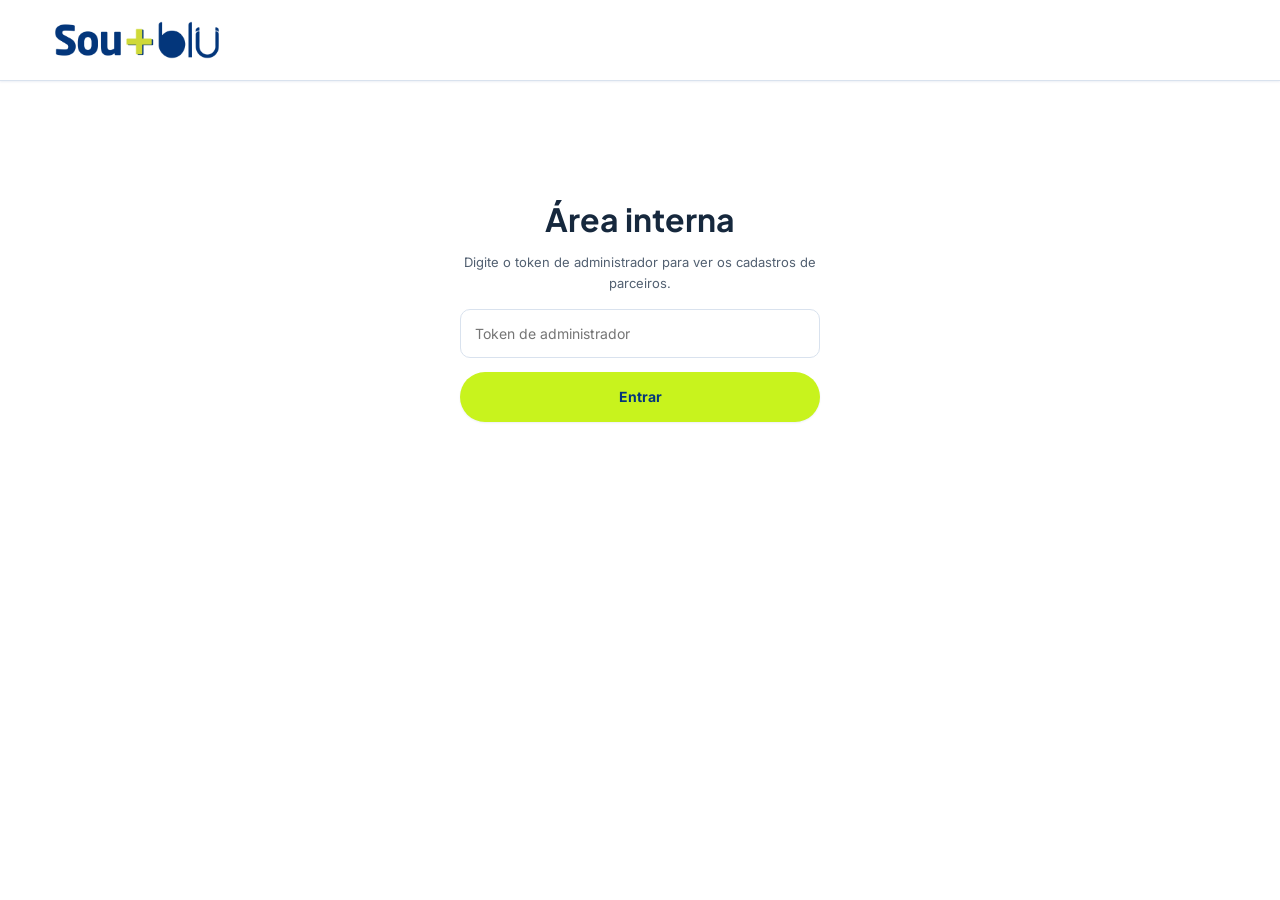
<file: adminLP/parceiros-admin.html>
<!doctype html>
<html lang="pt-BR">
  <head>
    <meta charset="UTF-8" />
    <meta name="viewport" content="width=device-width, initial-scale=1.0" />
    <meta name="robots" content="noindex, nofollow" />
    <title>Cadastros de parceiros · SOU + BLU</title>

    <link rel="icon" type="image/svg+xml" href="/imagens/favicon-blu.svg" />
    <link rel="alternate icon" type="image/png" href="/imagens/favicon-blu.png" />

    <link rel="preconnect" href="https://fonts.googleapis.com" />
    <link rel="preconnect" href="https://fonts.gstatic.com" crossorigin />
    <link
      href="https://fonts.googleapis.com/css2?family=Inter:wght@400;500;600;700&family=Plus+Jakarta+Sans:wght@600;700;800&display=swap"
      rel="stylesheet"
    />

    <link rel="stylesheet" href="/css/style.css" />
    <style>
      [hidden] {
        display: none !important;
      }
      .admin-wrap {
        width: min(1300px, calc(100% - 32px));
        margin: 40px auto 80px;
      }
      .admin-gate {
        display: grid;
        gap: 14px;
        max-width: 360px;
        margin: 120px auto;
        text-align: center;
      }
      .admin-gate input {
        padding: 12px 14px;
        border: 1px solid var(--line);
        border-radius: 10px;
        font: inherit;
        font-size: 14px;
      }
      .admin-head {
        display: flex;
        align-items: center;
        justify-content: space-between;
        gap: 16px;
        margin-bottom: 24px;
        flex-wrap: wrap;
      }
      .admin-head h1 {
        font-family: "Inter", Arial, sans-serif;
        font-size: 26px;
        font-weight: 800;
      }
      .admin-status {
        color: var(--muted);
        font-size: 13px;
      }
      .btn-small {
        padding: 9px 16px;
        font-size: 12px;
      }

      #detailMoveStatus {
        min-height: 42px;
        max-width: 100%;
        padding: 9px 12px;
        border: 1px solid var(--line);
        border-radius: 8px;
        background: #fff;
        color: var(--text);
        font: inherit;
      }
      [data-manage="exclude"],
      .card-actions [data-action="delete"] {
        color: #a12424;
        border-color: #e3baba;
      }

      .board {
        display: grid;
        grid-template-columns: repeat(4, minmax(0, 1fr));
        gap: 18px;
        align-items: start;
      }
      .board-col {
        display: flex;
        flex-direction: column;
        gap: 12px;
        padding: 14px;
        border-radius: var(--radius);
        background: var(--bg);
        border: 1px solid var(--line);
        min-height: 200px;
      }
      .board-col.drag-over {
        border-color: var(--blue);
        background: var(--blue-light);
      }
      .board-col-head {
        display: flex;
        align-items: center;
        justify-content: space-between;
        padding: 2px 4px 8px;
        border-bottom: 1px solid var(--line);
      }
      .board-col-head h2 {
        font-size: 13px;
        font-weight: 800;
        text-transform: uppercase;
        letter-spacing: 0.4px;
        color: var(--text);
      }
      .board-count {
        display: inline-grid;
        place-items: center;
        min-width: 22px;
        height: 22px;
        padding: 0 6px;
        border-radius: 99px;
        background: #fff;
        border: 1px solid var(--line);
        font-size: 11px;
        font-weight: 800;
        color: var(--muted);
      }
      .board-cards {
        display: grid;
        gap: 10px;
        min-height: 60px;
      }
      .board-empty {
        padding: 18px 6px;
        text-align: center;
        color: var(--muted);
        font-size: 12px;
      }
      .board-hint {
        margin: 0 4px 4px;
        padding: 8px 10px;
        border-radius: 8px;
        background: var(--blue-light);
        color: var(--blue);
        font-size: 11px;
        line-height: 1.5;
      }

      .partner-card {
        padding: 14px;
        border-radius: 12px;
        background: #fff;
        border: 1px solid var(--line);
        box-shadow: 0 2px 6px rgba(16, 35, 68, 0.04);
        cursor: grab;
      }
      .partner-card:active {
        cursor: grabbing;
      }
      .partner-card.dragging {
        opacity: 0.4;
      }
      .partner-card strong {
        display: block;
        font-size: 13px;
        color: var(--text);
      }
      .partner-card small {
        display: block;
        margin-top: 3px;
        color: var(--muted);
        font-size: 11px;
        line-height: 1.6;
      }
      .partner-card .card-experience {
        margin-top: 8px;
        color: var(--text);
        font-weight: 600;
      }
      .partner-card .card-doc {
        color: var(--blue);
        font-weight: 700;
      }

      @media (min-width: 601px) and (max-width: 1100px) {
        .board {
          grid-template-columns: repeat(2, minmax(0, 1fr));
        }
      }

      @media (max-width: 600px) {
        .board {
          grid-template-columns: 1fr;
        }
      }

      .detail-overlay {
        position: fixed;
        inset: 0;
        background: rgba(16, 35, 68, 0.45);
        display: grid;
        place-items: center;
        padding: 20px;
        z-index: 50;
      }
      .detail-modal {
        background: #fff;
        border-radius: var(--radius);
        max-width: 640px;
        width: 100%;
        max-height: 85vh;
        overflow-y: auto;
        box-shadow: 0 20px 60px rgba(16, 35, 68, 0.25);
      }
      .detail-modal-head {
        display: flex;
        align-items: center;
        justify-content: space-between;
        gap: 12px;
        padding: 18px 22px;
        border-bottom: 1px solid var(--line);
        position: sticky;
        top: 0;
        background: #fff;
      }
      .detail-modal-head h2 {
        font-family: "Inter", Arial, sans-serif;
        font-size: 18px;
        font-weight: 800;
      }
      .detail-close {
        border: none;
        background: none;
        font-size: 24px;
        line-height: 1;
        cursor: pointer;
        color: var(--muted);
        padding: 4px;
      }
      .detail-body {
        padding: 20px 22px;
        display: grid;
        gap: 20px;
      }
      .detail-section h3 {
        font-size: 12px;
        font-weight: 800;
        text-transform: uppercase;
        letter-spacing: 0.4px;
        color: var(--muted);
        margin-bottom: 10px;
      }
      .detail-grid {
        display: grid;
        grid-template-columns: repeat(2, 1fr);
        gap: 10px 16px;
      }
      .detail-field label {
        display: block;
        font-size: 11px;
        color: var(--muted);
      }
      .detail-field span,
      .detail-field p {
        display: block;
        font-size: 13px;
        color: var(--text);
        font-weight: 600;
        margin: 0;
      }
      .detail-list-label {
        display: block;
        font-size: 11px;
        color: var(--muted);
        margin-bottom: 4px;
      }
      .detail-list {
        margin: 0;
        padding-left: 18px;
        font-size: 13px;
        color: var(--text);
        display: grid;
        gap: 2px;
      }
      .detail-muted {
        color: var(--muted);
        font-size: 13px;
        margin: 0;
      }
      .detail-actions {
        display: flex;
        flex-wrap: wrap;
        gap: 8px;
        margin: 14px 0 10px;
      }
      .detail-actions a.btn {
        text-decoration: none;
      }
      .partner-card {
        cursor: pointer;
      }
      @media (max-width: 560px) {
        .detail-grid {
          grid-template-columns: 1fr;
        }
      }
      .admin-filters {
        display: grid;
        grid-template-columns: 1fr;
        gap: 12px;
        margin: 24px 0 16px;
      }
      .archive-navigation { margin: 24px 0; padding-bottom: 16px; border-bottom: 1px solid var(--line); }
      .archive-navigation span { margin-left: 5px; }
      .archive-area { padding: 20px; border: 1px solid var(--line); border-radius: 12px; background: var(--bg); }
      .archive-area h2 { font-size: 20px; margin-bottom: 8px; }
      .archive-groups { display: grid; grid-template-columns: repeat(2, minmax(0, 1fr)); gap: 20px; margin-top: 24px; }
      .archive-group { min-width: 0; padding: 16px; background: white; border: 1px solid var(--line); border-radius: 10px; }
      .archive-group h3 { font-size: 15px; }
      @media (max-width: 760px) { .archive-groups { grid-template-columns: 1fr; } }
      .archive-cards { display: grid; grid-template-columns: repeat(auto-fit, minmax(min(100%, 280px), 1fr)); gap: 16px; margin-top: 20px; }
      .archive-cards .partner-card { cursor: pointer; }
      .quick-filter { display: grid; gap: 8px; font-size: 12px; }
      .filter-choices { display: flex; flex-wrap: wrap; gap: 8px; }
      .filter-choices button {
        min-height: 44px; padding: 10px 15px; border: 1px solid var(--line);
        border-radius: 8px; background: white; color: var(--text); font: inherit;
        cursor: pointer;
      }
      .filter-choices button[aria-pressed="true"] {
        background: var(--navy); color: white; border-color: var(--navy); font-weight: 600;
      }
      .filter-choices button:focus-visible { outline: 2px solid var(--blue); outline-offset: 3px; }
      .filter-search, .quick-filter, .more-filters { grid-column: 1 / -1; }
      .more-filters { border-top: 1px solid var(--line); padding-top: 12px; }
      .more-filters summary { cursor: pointer; font-size: 13px; padding: 8px 0; }
      .more-filters-grid { display: grid; grid-template-columns: repeat(3, minmax(0, 1fr)); gap: 12px; padding-top: 12px; }
      #moreFiltersCount { color: var(--muted); font-size: 12px; }
      @media (max-width: 600px) {
        .more-filters-grid { grid-template-columns: 1fr; }
        .filter-choices { display: grid; grid-template-columns: repeat(2, minmax(0, 1fr)); }
        .filter-choices button { padding-inline: 8px; }
      }
      .admin-filters label {
        display: grid;
        gap: 6px;
        font-size: 12px;
      }
      .admin-filters input,
      .admin-filters select,
      .confirm-input {
        min-width: 0;
        width: 100%;
        min-height: 44px;
        padding: 10px;
        border: 1px solid var(--line);
        border-radius: 8px;
        background: white;
        color: var(--text);
        font: inherit;
      }
      .filter-actions {
        display: flex;
        flex-wrap: wrap;
        align-items: center;
        gap: 16px;
        margin-bottom: 20px;
      }
      .card-actions {
        display: flex;
        flex-wrap: wrap;
        gap: 6px;
        margin-top: 14px;
      }
      .card-actions button {
        min-height: 40px;
        border: 1px solid var(--line);
        background: white;
        color: var(--navy);
        border-radius: 8px;
        padding: 8px 10px;
        font-size: 12px;
        cursor: pointer;
      }
      .card-actions button:hover {
        background: var(--bg);
      }
      .partner-card {
        overflow-wrap: anywhere;
      }
      .card-archived {
        display: inline-block;
        margin-top: 8px;
        font-size: 11px;
        color: var(--muted);
      }
      .action-dialog {
        margin: auto;
        width: min(520px, calc(100% - 32px));
        max-height: 90vh;
        overflow: auto;
        padding: 28px;
        border: 0;
        border-radius: 20px;
        color: var(--text);
      }
      .action-dialog::backdrop {
        background: rgba(10, 25, 45, 0.55);
      }
      .action-dialog h2 {
        font-size: 24px;
        margin-bottom: 16px;
      }
      .action-dialog p {
        margin-bottom: 14px;
        overflow-wrap: anywhere;
        font-size: 14px;
      }
      .confirmation-key {
        display: block;
        padding: 14px;
        margin: 12px 0;
        background: var(--bg);
        border-radius: 8px;
        font-size: 26px;
        letter-spacing: 5px;
        text-align: center;
      }
      .action-dialog label {
        display: block;
        font-size: 14px;
      }
      .dialog-actions {
        display: flex;
        flex-wrap: wrap;
        justify-content: flex-end;
        gap: 12px;
        margin-top: 24px;
      }
      .action-dialog [role="status"] {
        color: #a32d24;
        margin-top: 12px;
      }
      button:disabled {
        opacity: 0.55;
        cursor: wait;
      }
      #adminListStatus {
        margin-bottom: 18px;
      }
      @media (max-width: 900px) {
        .admin-filters {
          grid-template-columns: repeat(2, minmax(0, 1fr));
        }
        .admin-filters label:first-child {
          grid-column: 1/-1;
        }
      }
      @media (max-width: 480px) {
        .admin-filters {
          grid-template-columns: 1fr;
        }
        .action-dialog {
          padding: 22px;
        }
        .dialog-actions button {
          flex: 1;
        }
      }
    </style>
  </head>
  <body>
    <header class="header">
      <div class="container nav">
        <a href="/index.html" class="brand" aria-label="SOU + BLU - início">
          <img class="brand-logo" src="/imagens/logo-sou-blu.webp" alt="SOU + BLU" />
        </a>
      </div>
    </header>

    <main>
      <div id="adminGate" class="admin-gate">
        <h1>Área interna</h1>
        <p class="admin-status">
          Digite o token de administrador para ver os cadastros de parceiros.
        </p>
        <input
          type="password"
          id="adminTokenInput"
          placeholder="Token de administrador"
          autocomplete="off"
        />
        <button type="button" class="btn btn-primary" id="adminEnterBtn">Entrar</button>
        <p id="adminGateStatus" class="admin-status"></p>
      </div>

      <div id="adminContent" class="admin-wrap" hidden>
        <div class="admin-head">
          <h1>Cadastros de parceiros</h1>
          <div style="display: flex; gap: 10px; align-items: center">
            <button type="button" class="btn btn-outline btn-small" id="adminRefreshBtn">
              Atualizar
            </button>
            <button type="button" class="btn btn-outline btn-small" id="adminLogoutBtn">
              Sair
            </button>
          </div>
        </div>
        <nav class="archive-navigation filter-choices" aria-label="Áreas dos cadastros">
          <input type="hidden" id="filterArchive" value="active" />
          <button type="button" data-filter="filterArchive" data-value="active" aria-pressed="true">Em acompanhamento <span id="activeTotal"></span></button>
          <button type="button" data-filter="filterArchive" data-value="archived" aria-pressed="false">Arquivados <span id="archiveTotal"></span></button>
        </nav>
        <div class="admin-filters" aria-label="Filtros de cadastros">
          <label class="filter-search">Buscar cadastro
            <input id="filterSearch" type="search" placeholder="Nome, CPF/CNPJ, e-mail ou cidade" />
          </label>
          <div class="quick-filter">
            <span id="experienceFilterLabel">Experiência com crédito</span>
            <input type="hidden" id="filterExperience" value="" />
            <div class="filter-choices" role="group" aria-labelledby="experienceFilterLabel">
              <button type="button" data-filter="filterExperience" data-value="" aria-pressed="true">Todos</button>
              <button type="button" data-filter="filterExperience" data-value="yes" aria-pressed="false">Com experiência</button>
              <button type="button" data-filter="filterExperience" data-value="no" aria-pressed="false">Sem experiência</button>
              <button type="button" data-filter="filterExperience" data-value="unknown" aria-pressed="false">Não informado</button>
            </div>
          </div>
          <details class="more-filters">
            <summary>Situação e período <span id="moreFiltersCount"></span></summary>
            <div class="more-filters-grid">
              <label>Situação<select id="filterStatus">
                <option value="">Todas as divisões</option>
                <option value="pendente">Pendente</option>
                <option value="em_negociacao">Em negociação</option>
                <option value="aprovado">Aprovado</option>
                <option value="recusado">Excluído</option>
              </select></label>
              <label>Cadastrado de<input type="date" id="filterFrom" /></label>
              <label>Até<input type="date" id="filterTo" /></label>
            </div>
          </details>
        </div>
        <div class="filter-actions">
          <button type="button" class="btn btn-outline btn-small" id="clearFilters">
            Limpar filtros
          </button>
          <p id="filterSummary" class="admin-status" role="status"></p>
        </div>
        <p id="adminListStatus" class="admin-status" role="status"></p>

        <div class="board">
          <section class="board-col" data-status="pendente">
            <div class="board-col-head">
              <h2>Pendentes</h2>
              <span class="board-count" data-count="pendente">0</span>
            </div>
            <div class="board-cards" data-column="pendente"></div>
          </section>

          <section class="board-col" data-status="em_negociacao">
            <div class="board-col-head">
              <h2>Em negociação</h2>
              <span class="board-count" data-count="em_negociacao">0</span>
            </div>
            <p class="board-hint">Em contato com a pessoa para conversar sobre a parceria.</p>
            <div class="board-cards" data-column="em_negociacao"></div>
          </section>

          <section class="board-col" data-status="aprovado">
            <div class="board-col-head">
              <h2>Aprovados</h2>
              <span class="board-count" data-count="aprovado">0</span>
            </div>
            <p class="board-hint">
              Aprovar exige confirmação antes de criar o acesso e enviar o e-mail. Retirar de
              Aprovados muda a situação do cadastro; não desativa um acesso já criado.
              Após 3 dias (72 horas) nesta divisão, o cadastro será arquivado automaticamente.
              Encontre-o na área Arquivados.
            </p>
            <div class="board-cards" data-column="aprovado"></div>
          </section>

          <section class="board-col" data-status="recusado">
            <div class="board-col-head">
              <h2>Excluídos</h2>
              <span class="board-count" data-count="recusado">0</span>
            </div>
            <p class="board-hint">Os cadastros ficam nesta divisão por 3 dias (72 horas) e depois são arquivados automaticamente. O botão Excluir apaga definitivamente o registro, após confirmação. Essa ação não exclui o acesso na Sou+Blu.</p>
            <div class="board-cards" data-column="recusado"></div>
          </section>
        </div>
        <section id="archiveArea" class="archive-area" aria-labelledby="archiveTitle" hidden>
          <h2 id="archiveTitle">Arquivados</h2>
          <p class="admin-status">Cadastros arquivados, separados pela situação no momento do arquivamento.</p>
          <div class="archive-groups">
            <section class="archive-group" data-archive-group="aprovado" aria-labelledby="archivedApprovedTitle">
              <div class="board-col-head"><h3 id="archivedApprovedTitle">Aprovados</h3><span class="board-count" id="archivedApprovedCount">0</span></div>
              <div id="archivedApprovedCards" class="archive-cards"></div>
            </section>
            <section class="archive-group" data-archive-group="recusado" aria-labelledby="archivedRefusedTitle">
              <div class="board-col-head"><h3 id="archivedRefusedTitle">Recusados</h3><span class="board-count" id="archivedRefusedCount">0</span></div>
              <div id="archivedRefusedCards" class="archive-cards"></div>
            </section>
            <section class="archive-group" data-archive-group="other" aria-labelledby="archivedOtherTitle" hidden>
              <div class="board-col-head"><h3 id="archivedOtherTitle">Outras situações</h3><span class="board-count" id="archivedOtherCount">0</span></div>
              <div id="archivedOtherCards" class="archive-cards"></div>
            </section>
          </div>
        </section>
      </div>

      <div id="detailOverlay" class="detail-overlay" hidden>
        <div class="detail-modal">
          <div class="detail-modal-head">
            <h2 id="detailName"></h2>
            <button type="button" class="detail-close" id="detailCloseBtn" aria-label="Fechar">
              &times;
            </button>
          </div>
          <div id="detailBody" class="detail-body"></div>
        </div>
      </div>
      <dialog
        id="actionDialog"
        class="action-dialog"
        aria-labelledby="actionTitle"
        aria-describedby="actionDescription"
      >
        <form id="actionForm">
          <h2 id="actionTitle"></h2>
          <p id="actionDescription"></p>
          <p id="actionDestination"></p>
          <div id="confirmationFields" hidden>
            <p>
              Confira os dados e digite o código abaixo para confirmar a criação. Ele vale por 5
              minutos.
            </p>
            <output id="confirmationKey" class="confirmation-key"></output>
            <label for="confirmationInput">Código de confirmação</label>
            <input
              id="confirmationInput"
              class="confirm-input"
              inputmode="numeric"
              maxlength="6"
              autocomplete="off"
            />
          </div>
          <p id="actionError" role="status"></p>
          <div class="dialog-actions">
            <button id="actionCancel" type="button" class="btn btn-outline">Cancelar</button
            ><button id="actionConfirm" type="submit" class="btn btn-primary">Confirmar</button>
          </div>
        </form>
      </dialog>
    </main>

    <script>
      const gate = document.getElementById("adminGate");
      const content = document.getElementById("adminContent");
      const tokenInput = document.getElementById("adminTokenInput");
      const enterBtn = document.getElementById("adminEnterBtn");
      const gateStatus = document.getElementById("adminGateStatus");
      const listStatus = document.getElementById("adminListStatus");
      const refreshBtn = document.getElementById("adminRefreshBtn");
      const logoutBtn = document.getElementById("adminLogoutBtn");
      const columns = document.querySelectorAll(".board-cards");
      const counts = document.querySelectorAll(".board [data-count]");

      const STORAGE_KEY = "blu-admin-token";
      let currentToken = null;
      let records = [];
      let openRecord = null;
      let pendingAction = null;
      let actionBusy = false;
      const filterSearch = document.getElementById("filterSearch");
      const filterStatus = document.getElementById("filterStatus");
      const filterArchive = document.getElementById("filterArchive");
      const filterExperience = document.getElementById("filterExperience");
      const filterFrom = document.getElementById("filterFrom");
      const filterTo = document.getElementById("filterTo");
      let loginUrl = "https://soumaisblu.com.br/index.html";

      function escapeHtml(value) {
        const div = document.createElement("div");
        div.textContent = value ?? "";
        return div.innerHTML;
      }

      function cardHtml(record) {
        const bits = [
          record.city && escapeHtml(record.city),
          record.contactTime && `Contato: ${escapeHtml(record.contactTime)}`,
        ]
          .filter(Boolean)
          .join(" · ");
        return `
        <div class="partner-card" draggable="${!record.archivedAt}" tabindex="0" aria-label="${escapeHtml(record.name)} — abrir detalhes" data-id="${escapeHtml(record.id)}">
          <strong>${escapeHtml(record.name)}</strong>
          <small class="card-doc">${escapeHtml(record.document)}</small>
          <small>${escapeHtml(record.commercialPhone)} · ${escapeHtml(record.commercialEmail)}</small>
          ${bits ? `<small>${bits}</small>` : ""}
          <small class="card-experience">${escapeHtml(experienceLabel(record.creditExperience))}</small>
          ${!record.archivedAt && record.archiveDueAt ? `<small>Arquivamento automático: ${escapeHtml(formatDate(record.archiveDueAt))}</small>` : ""}
          ${record.archivedAt ? `<small>Divisão anterior: ${escapeHtml(statusLabel(record.status))}</small><span class="card-archived">Arquivado em ${escapeHtml(formatDate(record.archivedAt))}</span>` : ""}
          ${record.status === "recusado" ? '<div class="card-actions"><button type="button" data-action="delete">Excluir</button></div>' : ""}

        </div>
      `;
      }

      document.querySelectorAll("[data-filter]").forEach(button => {
        button.addEventListener("click", () => {
          document.getElementById(button.dataset.filter).value = button.dataset.value;
          render();
        });
      });

      function render() {
        const archiveView = filterArchive.value === "archived";
        document.querySelector(".board").hidden = archiveView;
        document.getElementById("archiveArea").hidden = !archiveView;
        document.getElementById("activeTotal").textContent = `(${records.filter(record => !record.archivedAt).length})`;
        document.getElementById("archiveTotal").textContent = `(${records.filter(record => record.archivedAt).length})`;
        document.querySelectorAll("[data-filter]").forEach(button => {
          button.setAttribute("aria-pressed", String(document.getElementById(button.dataset.filter).value === button.dataset.value));
        });
        const extraCount = [filterStatus.value, filterFrom.value, filterTo.value].filter(Boolean).length;
        document.getElementById("moreFiltersCount").textContent = extraCount ? `(${extraCount} ativo${extraCount > 1 ? "s" : ""})` : "";
        const grouped = { pendente: [], em_negociacao: [], aprovado: [], recusado: [] };
        const search = normalizeSearch(filterSearch.value);
        const digits = filterSearch.value.replace(/\D/g, "");
        const invalidPeriod =
          filterFrom.value && filterTo.value && filterFrom.value > filterTo.value;
        const visibleRecords = records.filter((record) => {
          if (invalidPeriod) return false;
          if (filterArchive.value === "active" && record.archivedAt) return false;
          if (filterArchive.value === "archived" && !record.archivedAt) return false;
          if (filterStatus.value && record.status !== filterStatus.value) return false;
          if (filterExperience.value && experienceGroup(record.creditExperience) !== filterExperience.value) return false;
          const date = (record.createdAt || "").slice(0, 10);
          if (filterFrom.value && date < filterFrom.value) return false;
          if (filterTo.value && date > filterTo.value) return false;
          const text = normalizeSearch(
            [
              record.name,
              record.document,
              record.commercialEmail,
              record.city,
              record.commercialPhone,
            ].join(" "),
          );
          return (
            !search ||
            text.includes(search) ||
            (digits.length >= 3 && (record.document || "").replace(/\D/g, "").includes(digits))
          );
        });
        document.getElementById("filterSummary").textContent = invalidPeriod
          ? "A data inicial deve ser anterior ou igual à final."
          : `${visibleRecords.length} de ${records.length} cadastro(s).`;
        document.querySelectorAll(".board-col").forEach((column) => {
          column.hidden = Boolean(
            filterStatus.value && filterStatus.value !== column.dataset.status,
          );
        });
        document.querySelector(".board").style.gridTemplateColumns = filterStatus.value
          ? "minmax(0, 1fr)"
          : "";
        visibleRecords.forEach((record) => {
          const status = grouped[record.status] ? record.status : "pendente";
          if (!record.archivedAt) grouped[status].push(record);
        });

        columns.forEach((column) => {
          const status = column.dataset.column;
          const items = grouped[status].sort((a, b) => (b.id || 0) - (a.id || 0));
          column.innerHTML = items.length
            ? items.map(cardHtml).join("")
            : '<p class="board-empty">Nenhum cadastro aqui.</p>';
        });

        counts.forEach((el) => {
          el.textContent = grouped[el.dataset.count].length;
        });

        const archived = archiveView ? [...visibleRecords].sort((a, b) => Date.parse(b.archivedAt) - Date.parse(a.archivedAt)) : [];
        const archiveGroups = [
          { key: "aprovado", prefix: "archivedApproved", items: archived.filter(record => record.status === "aprovado") },
          { key: "recusado", prefix: "archivedRefused", items: archived.filter(record => record.status === "recusado") },
          { key: "other", prefix: "archivedOther", items: archived.filter(record => !["aprovado", "recusado"].includes(record.status)) },
        ];
        archiveGroups.forEach(group => {
          document.querySelector(`[data-archive-group="${group.key}"]`).hidden = group.key === "other"
            ? !group.items.length
            : Boolean(filterStatus.value && filterStatus.value !== group.key);
          document.getElementById(`${group.prefix}Count`).textContent = group.items.length;
          document.getElementById(`${group.prefix}Cards`).innerHTML = group.items.length
            ? group.items.map(cardHtml).join("")
            : '<p class="board-empty">Nenhum arquivado encontrado com estes filtros.</p>';
        });
        attachDragHandlers();
      }

      function experienceGroup(value) {
        const answer = normalizeSearch(value);
        if (answer === "sim") return "yes";
        if (answer === "nao") return "no";
        return "unknown";
      }

      function experienceLabel(value) {
        return {
          yes: "Com experiência em crédito",
          no: "Sem experiência em crédito",
          unknown: "Experiência não informada",
        }[experienceGroup(value)];
      }

      function normalizeSearch(value) {
        return String(value || "")
          .normalize("NFD")
          .replace(/[\u0300-\u036f]/g, "")
          .toLowerCase()
          .trim();
      }
      [filterSearch, filterStatus, filterArchive, filterExperience, filterFrom, filterTo].forEach((input) =>
        input.addEventListener("input", render),
      );
      document.getElementById("clearFilters").addEventListener("click", () => {
        filterSearch.value = filterStatus.value = filterExperience.value = filterFrom.value = filterTo.value = "";
        render();
      });

      function attachDragHandlers() {
        document.querySelectorAll(".partner-card").forEach((card) => {
          card.addEventListener("dragstart", (event) => {
            event.dataTransfer.setData("text/plain", card.dataset.id);
            card.classList.add("dragging");
          });
          card.addEventListener("dragend", () => card.classList.remove("dragging"));
          card.addEventListener("click", (event) => {
            const record = records.find((item) => String(item.id) === String(card.dataset.id));
            if (!record) return;
            const button = event.target.closest("button[data-action]");
            if (button) prepareAction(record, button.dataset.action, button.dataset.status);
            else openDetail(record);
          });
          card.addEventListener("keydown", (event) => {
            if (event.target === card && (event.key === "Enter" || event.key === " ")) {
              event.preventDefault();
              const record = records.find((item) => String(item.id) === card.dataset.id);
              if (record) openDetail(record);
            }
          });
        });
      }

      const detailOverlay = document.getElementById("detailOverlay");
      const detailName = document.getElementById("detailName");
      const detailBody = document.getElementById("detailBody");
      const detailCloseBtn = document.getElementById("detailCloseBtn");

      function statusLabel(status) {
        return (
          { pendente: "Pendente", em_negociacao: "Em negociação", aprovado: "Aprovado", recusado: "Excluído" }[status] || status
        );
      }

      function formatDate(iso) {
        if (!iso) return "—";
        const date = new Date(iso);
        return isNaN(date) ? iso : date.toLocaleString("pt-BR");
      }

      function detailField(label, value) {
        if (value === null || value === undefined || value === "") return "";
        return `<div class="detail-field"><label>${escapeHtml(label)}</label><span>${escapeHtml(value)}</span></div>`;
      }

      function detailListSection(label, items) {
        if (!items.length) return "";
        return `<div><label class="detail-list-label">${escapeHtml(label)}</label><ul class="detail-list">${items.map((item) => `<li>${escapeHtml(item)}</li>`).join("")}</ul></div>`;
      }

      function fontedataHtml(record) {
        const fd = record.fontedataResult;
        if (!fd) {
          return '<p class="detail-muted">Nenhuma consulta de CNPJ registrada para este cadastro.</p>';
        }
        const fields = [
          detailField("Razão social", fd.razaoSocial),
          detailField("Nome fantasia", fd.nomeFantasia),
          detailField("Situação cadastral", fd.situacaoCadastral),
          detailField("Porte", fd.porte),
          detailField("Tipo", fd.tipoEmpresa),
          detailField("Data de fundação", fd.dataFundacao),
          detailField("Natureza jurídica", fd.naturezaJuridicaDescricao),
          detailField(
            "CNAE",
            fd.cnaeDescricao
              ? `${fd.cnaeDescricao}${fd.cnaeCodigo ? " (" + fd.cnaeCodigo + ")" : ""}`
              : null,
          ),
          detailField("Opção Simples", fd.opcaoSimples),
          detailField("Opção MEI", fd.opcaoMEI),
          detailField("Faixa de faturamento", fd.faixaFaturamento),
          detailField("Faturamento presumido", fd.faturamentoPresumido),
          detailField("Faturamento médio (CNAE)", fd.faturamentoMedioCNAE),
          detailField("Faixa de funcionários", fd.faixaFuncionarios),
          detailField("Filiais", fd.quantidadeFiliais),
        ].join("");

        const socios = detailListSection(
          "Sócios",
          (fd.socios || []).map((s) => [s.nome, s.cargo].filter(Boolean).join(" — ")),
        );
        const enderecos = detailListSection(
          "Endereços",
          (fd.enderecos || []).map(
            (e) =>
              `${[e.logradouro, e.numero, e.complemento].filter(Boolean).join(", ")} — ${[e.bairro, e.cidade, e.uf].filter(Boolean).join(", ")} — CEP ${e.cep || "—"}`,
          ),
        );
        const telefones = detailListSection(
          "Telefones",
          (fd.telefones || []).map((t) =>
            [t.telefoneComDDD, t.tipoTelefone].filter(Boolean).join(" — "),
          ),
        );
        const emails = detailListSection(
          "E-mails (Receita)",
          (fd.emails || []).map((e) => e.enderecoEmail).filter(Boolean),
        );
        const filiais = detailListSection(
          "Filiais",
          (fd.filiais || []).map(
            (f) => `${f.razaoSocial || ""} — CNPJ ${f.cnpj || "—"} (${f.uf || ""})`,
          ),
        );

        return `
        <div class="detail-grid">${fields}</div>
        ${socios}${enderecos}${telefones}${emails}${filiais}
        <p class="detail-muted">Consultado em: ${escapeHtml(formatDate(record.fontedataConsultadoEm))}</p>
      `;
      }

      function openDetail(record) {
        openRecord = record;
        detailName.textContent = record.name;
        detailBody.innerHTML = `
        <div class="detail-section">
          <h3>Gerenciar cadastro</h3>
          <div class="detail-actions">
            ${record.archivedAt
              ? '<p class="detail-muted">Este cadastro está arquivado.</p>'
              : `<label class="detail-field">Mover para
                  <select id="detailMoveStatus" aria-label="Mover cadastro para">
                    <option value="">Selecione a divisão</option>
                    ${["pendente", "em_negociacao", "aprovado"].filter(status => status !== record.status || (status === "aprovado" && !record.soubluUserId)).map(status => `<option value="${status}">${escapeHtml(statusLabel(status))}</option>`).join("")}
                  </select>
                </label>
                <button type="button" class="btn btn-outline btn-small" data-manage="archive">Arquivar</button>
                ${record.status !== "recusado" ? '<button type="button" class="btn btn-outline btn-small" data-manage="exclude">Excluir</button>' : ""}`}
          </div>
          <p class="detail-muted">Excluir move para Excluídos e permite recuperar o cadastro. Os dados são preservados.</p>
        </div>
        <div class="detail-section">
          <h3>Cadastro</h3>
          <div class="detail-grid">
            ${detailField("Documento", record.document)}
            ${detailField("Status", statusLabel(record.status))}
            ${detailField("Enviado em", formatDate(record.createdAt))}
            ${detailField("Cidade", record.city)}
            ${detailField("Telefone comercial", record.commercialPhone)}
            ${detailField("WhatsApp", record.whatsappPhone)}
            ${detailField("E-mail comercial", record.commercialEmail)}
            ${detailField("E-mail financeiro", record.financialEmail)}
            ${detailField("Melhor horário para contato", record.contactTime)}
            ${detailField("Já trabalha no comercial", record.worksCommercial)}
            ${detailField("Possui endereço", record.hasAddress)}
            ${detailField("Experiência com crédito", record.creditExperience)}
          </div>
          ${record.message ? `<div class="detail-field" style="margin-top:10px;"><label>Mensagem</label><p>${escapeHtml(record.message)}</p></div>` : ""}
        </div>
        <div class="detail-section">
          <h3>Consulta CNPJ (FonteData)</h3>
          ${fontedataHtml(record)}
        </div>
        <div class="detail-section">
          <h3>Acesso Sou+Blu</h3>
          ${soubluHtml(record)}
        </div>
      `;
        detailOverlay.hidden = false;
      }

      function soubluHtml(record) {
        if (record.soubluError && !record.soubluUserId) {
          return `<p class="detail-muted">Falha ao criar o acesso: ${escapeHtml(record.soubluError)}</p>`;
        }
        if (!record.soubluUserId) {
          return '<p class="detail-muted">Nenhum acesso criado ainda (aprove o cadastro para gerar automaticamente).</p>';
        }
        const whatsappUrl = soubluWhatsappUrl(record);
        return `
        <div class="detail-grid">
          ${detailField("ID do usuário", record.soubluUserId)}
          ${detailField("Login", record.commercialEmail)}
          ${detailField("Senha temporária", record.soubluTempPassword)}
          ${detailField("Criado em", formatDate(record.soubluSyncedAt))}
        </div>
        <div class="detail-actions">
          <button type="button" class="btn btn-outline btn-small" data-action="resend-email">Reenviar e-mail</button>
          ${
            whatsappUrl
              ? `<a class="btn btn-outline btn-small" href="${whatsappUrl}" target="_blank" rel="noopener noreferrer">Enviar pelo WhatsApp</a>`
              : '<span class="detail-muted">Sem telefone válido para WhatsApp.</span>'
          }
        </div>
        <p class="detail-muted" id="soubluActionStatus">O e-mail é enviado automaticamente na aprovação, mas pode falhar ou cair em spam. Use os botões acima para reenviar.</p>
      `;
      }

      // Telefone do cadastro (WhatsApp, senão comercial) -> só dígitos com DDI 55.
      function partnerWhatsappNumber(record) {
        const digits = String(record.whatsappPhone || record.commercialPhone || "").replace(
          /\D/g,
          "",
        );
        if (digits.length === 10 || digits.length === 11) return "55" + digits;
        if ((digits.length === 12 || digits.length === 13) && digits.startsWith("55"))
          return digits;
        return null;
      }

      function soubluWhatsappUrl(record) {
        const number = partnerWhatsappNumber(record);
        if (!number || !record.soubluTempPassword) return null;
        const text =
          `Olá, ${record.name}! Seu acesso à Sou+Blu foi criado.\n\n` +
          `Login: ${record.commercialEmail}\n` +
          `Senha temporária: ${record.soubluTempPassword}\n\n` +
          `Acesse em: ${loginUrl}\n\n` +
          "Por segurança, troque a senha no primeiro acesso.";
        return `https://wa.me/${number}?text=${encodeURIComponent(text)}`;
      }

      detailBody.addEventListener("change", (event) => {
        if (event.target.id !== "detailMoveStatus" || !event.target.value || !openRecord) return;
        const record = openRecord;
        const status = event.target.value;
        event.target.value = "";
        prepareAction(record, "status", status);
      });
      detailBody.addEventListener("click", (event) => {
        const button = event.target.closest("[data-manage]");
        if (!button || !openRecord) return;
        const action = button.dataset.manage;
        prepareAction(openRecord, action === "exclude" ? "status" : action,
          action === "exclude" ? "recusado" : undefined);
      });

      detailBody.addEventListener("click", async (event) => {
        const button = event.target.closest('[data-action="resend-email"]');
        if (!button || !openRecord) return;
        const status = document.getElementById("soubluActionStatus");
        button.disabled = true;
        status.textContent = "Enviando e-mail...";
        try {
          const response = await fetch("/api/parceiros.php", {
            method: "PATCH",
            headers: { "Content-Type": "application/json", "X-Admin-Token": currentToken },
            body: JSON.stringify({ id: openRecord.id, action: "resend-email" }),
          });
          const data = await response.json().catch(() => ({}));
          if (!response.ok || !data.ok) {
            status.textContent = data.error || "Não foi possível reenviar o e-mail.";
          } else if (data.emailSent) {
            status.textContent = `E-mail enviado para ${openRecord.commercialEmail}. Se o parceiro não achar, peça para olhar o spam.`;
          } else {
            status.textContent =
              "O servidor não conseguiu enviar o e-mail. Use o botão de WhatsApp para passar o acesso.";
          }
        } catch {
          status.textContent = "Erro de conexão ao reenviar o e-mail.";
        } finally {
          button.disabled = false;
        }
      });

      function closeDetail() {
        detailOverlay.hidden = true;
        openRecord = null;
      }

      detailCloseBtn.addEventListener("click", closeDetail);
      detailOverlay.addEventListener("click", (event) => {
        if (event.target === detailOverlay) closeDetail();
      });
      document.addEventListener("keydown", (event) => {
        if (event.key === "Escape" && !detailOverlay.hidden) closeDetail();
      });

      document.querySelectorAll(".board-col").forEach((col) => {
        col.addEventListener("dragover", (event) => {
          event.preventDefault();
          col.classList.add("drag-over");
        });
        col.addEventListener("dragleave", () => col.classList.remove("drag-over"));
        col.addEventListener("drop", async (event) => {
          event.preventDefault();
          col.classList.remove("drag-over");
          const id = event.dataTransfer.getData("text/plain");
          const newStatus = col.dataset.status;
          const record = records.find((item) => String(item.id) === String(id));
          if (!record || record.status === newStatus) return;

          if (record.archivedAt) return;
          prepareAction(record, "status", newStatus);
        });
      });

      const actionDialog = document.getElementById("actionDialog");
      const confirmationInput = document.getElementById("confirmationInput");
      const actionConfirm = document.getElementById("actionConfirm");
      const actionCancel = document.getElementById("actionCancel");
      const actionError = document.getElementById("actionError");

      function updateConfirmationButton() {
        actionConfirm.disabled =
          actionBusy ||
          !pendingAction ||
          pendingAction.loading ||
          (pendingAction.needsCode &&
            (!pendingAction.challenge ||
              confirmationInput.value.trim() !== pendingAction.challenge.code));
      }
      confirmationInput.addEventListener("input", updateConfirmationButton);
      actionCancel.addEventListener("click", () => {
        if (!actionBusy) actionDialog.close();
      });
      actionDialog.addEventListener("cancel", (event) => {
        if (actionBusy) event.preventDefault();
      });
      actionDialog.addEventListener("close", () => {
        pendingAction = null;
      });

      async function prepareAction(record, action, status) {
        if (actionBusy || actionDialog.open) return;
        const needsCode = action === "status" && status === "aprovado" && !record.soubluUserId;
        const pending = { record, action, status, needsCode, loading: needsCode, challenge: null };
        pendingAction = pending;
        actionError.textContent = "";
        confirmationInput.value = "";
        document.getElementById("confirmationFields").hidden = !needsCode;
        document.getElementById("confirmationKey").textContent = "…";
        document.getElementById("actionDestination").textContent = "";
        document.getElementById("actionTitle").textContent = needsCode
          ? "Confirmar criação de usuário"
          : action === "delete" ? "Excluir definitivamente?"
          : action === "archive"
            ? "Arquivar cadastro?"
            : action === "restore"
              ? "Restaurar cadastro?"
              : status === "recusado" ? "Excluir cadastro?" : "Alterar situação?";
        let description;
        if (action === "delete")
          description = `Excluir definitivamente o registro de ${record.name} (${record.document})? Os dados do candidato serão apagados do painel e não poderão ser recuperados. O acesso na Sou+Blu, se existir, será mantido.`;
        else if (needsCode)
          description = `Você realmente deseja criar um usuário para ${record.name} (${record.commercialEmail})?`;
        else if (action === "archive")
          description = `Arquivar ${record.name}? O cadastro sairá do acompanhamento, mas os dados e a situação serão preservados. Ele ficará disponível na área Arquivados.`;
        else if (action === "restore")
          description = `Restaurar ${record.name} para ${statusLabel(record.status)}? Esta ação não cria nem reativa um acesso. Em Aprovados e Excluídos, o prazo de 3 dias recomeça agora.`;
        else if (status === "recusado")
          description = `Excluir ${record.name}? O cadastro será movido para Excluídos, onde poderá ser recuperado. Após 3 dias, será arquivado automaticamente.`;
        else
          description = `Mover ${record.name} de ${statusLabel(record.status)} para ${statusLabel(status)}?`;
        if (record.soubluUserId && action !== "restore" && action !== "delete")
          description +=
            " O acesso já criado na Sou+Blu será mantido; esta ação não bloqueia nem exclui o usuário.";
        document.getElementById("actionDescription").textContent = description;
        actionConfirm.textContent = needsCode
          ? "Confirmar e criar acesso"
          : action === "delete" ? "Excluir definitivamente"
          : action === "archive"
            ? "Arquivar"
            : action === "restore"
              ? "Restaurar"
              : status === "recusado" ? "Excluir cadastro" : "Confirmar alteração";
        actionCancel.disabled = false;
        updateConfirmationButton();
        actionDialog.showModal();
        actionCancel.focus();
        if (!needsCode) return;
        try {
          const response = await fetch(
            `/api/parceiros.php?action=approval-challenge&id=${encodeURIComponent(record.id)}`,
            {
              headers: { "X-Admin-Token": currentToken },
              cache: "no-store",
            },
          );
          const data = await response.json();
          if (pendingAction !== pending) return;
          if (!response.ok || !data.ok)
            throw new Error(data.error || "Não foi possível gerar o código.");
          pending.challenge = data.challenge;
          pending.loading = false;
          document.getElementById("confirmationKey").textContent = data.challenge.code;
          document.getElementById("actionDescription").textContent =
            `Você realmente deseja criar um usuário para ${data.challenge.name} (${data.challenge.email})? O parceiro receberá o e-mail de acesso.`;
          document.getElementById("actionDestination").textContent =
            `Destino do acesso: ${data.challenge.loginUrl}`;
          confirmationInput.focus();
          updateConfirmationButton();
        } catch (error) {
          if (pendingAction === pending) actionError.textContent = error.message;
        }
      }

      document.getElementById("actionForm").addEventListener("submit", async (event) => {
        event.preventDefault();
        if (actionConfirm.disabled || !pendingAction) return;
        const pending = pendingAction;
        const record = pending.record;
        actionBusy = true;
        updateConfirmationButton();
        actionCancel.disabled = true;
        refreshBtn.disabled = logoutBtn.disabled = true;
        actionError.textContent = "Salvando…";
        const body = {
          id: record.id,
          action: pending.action,
          status: pending.status,
          confirmDelete: pending.action === "delete",
          expectedStatus: record.status,
          expectedArchivedAt: record.archivedAt || null,
          expectedUpdatedAt: record.statusUpdatedAt || null,
        };
        if (pending.challenge) {
          body.confirmationToken = pending.challenge.confirmationToken;
          body.confirmationCode = confirmationInput.value.trim();
        }
        try {
          const response = await fetch("/api/parceiros.php", {
            method: "PATCH",
            headers: { "Content-Type": "application/json", "X-Admin-Token": currentToken },
            body: JSON.stringify(body),
          });
          const data = await response.json();
          if (!response.ok || !data.ok)
            throw new Error(data.error || "Não foi possível salvar a alteração.");
          if (pending.action === "delete") {
            records = records.filter(item => String(item.id) !== String(data.deletedId));
            if (openRecord && String(openRecord.id) === String(record.id)) closeDetail();
          } else {
            records = records.map((item) =>
              String(item.id) === String(record.id) ? data.record : item,
            );
            if (openRecord && String(openRecord.id) === String(record.id)) openDetail(data.record);
          }
          render();
          listStatus.textContent =
            pending.action === "delete" ? "Registro do candidato excluído definitivamente."
            : pending.action === "archive"
              ? "Cadastro arquivado. Abra a área Arquivados para encontrá-lo."
              : pending.action === "restore"
                ? "Cadastro restaurado para a situação anterior."
                : "Situação atualizada. A alteração não desativa acessos já criados.";
          if (data.soublu && !data.soublu.ok)
            listStatus.textContent = `Cadastro aprovado, mas o acesso não foi criado: ${data.soublu.error || "falha na integração"}. Abra o cartão para conferir.`;
          else if (data.soublu && data.soublu.tempPassword)
            listStatus.textContent = data.soublu.emailSent
              ? "Acesso criado. E-mail enviado ao parceiro."
              : "Acesso criado, mas o e-mail não foi enviado. Abra o cartão para conferir e reenviar.";
          actionDialog.close();
        } catch (error) {
          actionError.textContent = `${error.message} Feche esta janela e atualize a lista antes de tentar novamente.`;
          pending.loading = true;
        } finally {
          actionBusy = false;
          actionCancel.disabled = false;
          refreshBtn.disabled = logoutBtn.disabled = false;
          updateConfirmationButton();
        }
      });

      async function loadRecords(token) {
        listStatus.textContent = "Carregando...";
        try {
          const response = await fetch("/api/parceiros.php", {
            headers: { "X-Admin-Token": token },
          });
          if (response.status === 401) {
            currentToken = null;
            records = [];
            render();
            sessionStorage.removeItem(STORAGE_KEY);
            content.hidden = true;
            gate.hidden = false;
            gateStatus.textContent = "Token inválido.";
            return;
          }
          const data = await response.json();
          if (!data.ok) {
            listStatus.textContent = data.error || "Não foi possível carregar os cadastros.";
            return;
          }
          records = data.records || [];
          if (data.loginUrl) loginUrl = data.loginUrl;
          listStatus.textContent =
            "Arraste entre as divisões ou clique no cadastro para mover, arquivar ou excluir. Toda alteração pede confirmação.";
          render();
        } catch (error) {
          listStatus.textContent = "Erro ao carregar os cadastros.";
        }
      }

      function enter(token) {
        if (!token) return;
        currentToken = token;
        sessionStorage.setItem(STORAGE_KEY, token);
        gate.hidden = true;
        content.hidden = false;
        loadRecords(token);
      }

      enterBtn.addEventListener("click", () => enter(tokenInput.value.trim()));
      tokenInput.addEventListener("keydown", (event) => {
        if (event.key === "Enter") enter(tokenInput.value.trim());
      });
      refreshBtn.addEventListener("click", () => loadRecords(currentToken));
      // Atualiza os prazos e o arquivamento enquanto o painel estiver aberto.
      setInterval(() => {
        if (currentToken && !actionBusy && !actionDialog.open && !openRecord && !document.hidden)
          loadRecords(currentToken);
      }, 60000);
      logoutBtn.addEventListener("click", () => {
        sessionStorage.removeItem(STORAGE_KEY);
        currentToken = null;
        records = [];
        render();
        closeDetail();
        actionDialog.close();
        pendingAction = null;
        content.hidden = true;
        gate.hidden = false;
        tokenInput.value = "";
      });

      const savedToken = sessionStorage.getItem(STORAGE_KEY);
      if (savedToken) enter(savedToken);
    </script>
  </body>
</html>
</file>
<file: css/style.css>
:root {
  /* Cores do logotipo (azul) e destaque (verde marca-texto) */
  --navy: #04367b;
  --navy-2: #0a4596;
  --navy-deep: #032a61;
  --blue: #04367b;
  --blue-light: #e8eff9;
  --accent: #04367b;
  --highlight: #c8f31d;
  --highlight-hover: #d6f75a;
  --highlight-soft: #f0fcc4;
  --green: #18714f;
  --text: #16283d;
  --muted: #526071;
  --line: #d9e2ee;
  --bg: #f3f6fa;
  --white: #fff;
  /* Cantos */
  --radius: 16px;
  --radius-lg: 24px;
  --radius-sm: 10px;
  --shadow-sm: 0 1px 2px rgba(4, 54, 123, 0.08);
  --shadow-md: 0 8px 24px -12px rgba(4, 54, 123, 0.22);
  --shadow-lg: 0 20px 40px -20px rgba(4, 54, 123, 0.34);
  --font-display: "Plus Jakarta Sans", "Inter", Arial, sans-serif;
}

/* Base e navegação (páginas públicas e painel) */
* {
  box-sizing: border-box;
  margin: 0;
  padding: 0;
}
html {
  scroll-behavior: smooth;
  scroll-padding-top: 112px;
}
body {
  font-family: "Inter", Arial, sans-serif;
  color: var(--text);
  background: var(--white);
  line-height: 1.65;
  -webkit-font-smoothing: antialiased;
}
img {
  display: block;
  max-width: 100%;
}
a {
  color: inherit;
  text-decoration: none;
}
button,
input,
select,
textarea {
  font: inherit;
}
button,
a {
  -webkit-tap-highlight-color: transparent;
}
button {
  cursor: pointer;
}
[hidden] {
  display: none !important;
}
:focus-visible {
  outline: 3px solid #628fc4;
  outline-offset: 4px;
}
.container {
  width: min(1180px, calc(100% - 64px));
  margin-inline: auto;
}
.skip-link {
  position: fixed;
  top: -100px;
  left: 16px;
  z-index: 2000;
  padding: 12px 20px;
  background: white;
  color: var(--navy);
}
.skip-link:focus {
  top: 12px;
}
.header {
  position: sticky;
  top: 0;
  z-index: 100;
  background: rgba(255, 255, 255, 0.9);
  backdrop-filter: blur(10px);
  -webkit-backdrop-filter: blur(10px);
  border-bottom: 1px solid var(--line);
  box-shadow: var(--shadow-sm);
}
.nav {
  min-height: 80px;
  display: flex;
  align-items: center;
  justify-content: space-between;
  gap: 24px;
}
.brand {
  display: inline-flex;
  flex-shrink: 0;
}
.brand-logo {
  height: 38px;
  width: auto;
}
.nav-menu {
  display: contents;
}
.nav-toggle {
  display: none;
  align-items: center;
  gap: 12px;
  min-height: 44px;
  padding: 10px 16px;
  border: 1px solid var(--line);
  border-radius: 12px;
  color: var(--navy);
  background: white;
  font-size: 14px;
}
.nav-toggle span {
  font-size: 18px;
}
.nav-links {
  display: flex;
  align-items: center;
  gap: 24px;
  margin-left: auto;
  font-size: 14px;
}
.nav-links a {
  padding-block: 12px;
}
.nav-links a:hover {
  color: var(--blue);
  text-decoration: underline;
  text-underline-offset: 6px;
}
.nav-actions {
  display: flex;
  align-items: center;
  gap: 16px;
}
.nav-contact {
  display: inline-flex;
  align-items: center;
  min-height: 44px;
  padding: 10px 20px;
  border: 1.5px solid var(--navy);
  border-radius: 999px;
  font-size: 14px;
  font-weight: 600;
  color: var(--navy);
  transition:
    background-color 180ms ease,
    color 180ms ease;
}
.text-link:hover {
  text-decoration: underline;
  text-underline-offset: 5px;
}
.nav-contact:hover {
  background: var(--navy);
  color: white;
}
.btn {
  display: inline-flex;
  align-items: center;
  justify-content: center;
  min-height: 50px;
  padding: 13px 22px;
  border: 1px solid transparent;
  border-radius: 999px;
  font-size: 14px;
  font-weight: 600;
  text-align: center;
  line-height: 1.4;
  transition:
    background-color 180ms ease,
    color 180ms ease,
    transform 180ms ease,
    box-shadow 180ms ease;
}
/* Botões */
.btn-primary {
  color: var(--navy);
  font-weight: 700;
  background: var(--highlight);
  box-shadow: var(--shadow-sm);
}
.btn-primary:hover {
  background: var(--highlight-hover);
}
.btn-outline {
  color: var(--navy);
  border-color: var(--navy);
  background: transparent;
}
.btn-outline:hover {
  background: var(--blue-light);
}
.text-link {
  font-size: 14px;
  font-weight: 500;
  text-decoration: underline;
  text-underline-offset: 5px;
}
.eyebrow {
  display: block;
  margin-bottom: 20px;
  color: var(--accent);
  font-size: 12px;
  font-weight: 700;
  letter-spacing: 1.5px;
  text-transform: uppercase;
}
h1,
h2,
h3 {
  font-family: var(--font-display);
  font-weight: 700;
  line-height: 1.15;
  text-wrap: balance;
}
h2 {
  font-size: clamp(30px, 3.2vw, 42px);
  letter-spacing: -0.5px;
}
.section {
  padding: clamp(64px, 7vw, 104px) 0;
}
.section-heading {
  max-width: 630px;
}
.section-heading p {
  margin-top: 20px;
  color: var(--muted);
}

/* Hero */
.hero {
  position: relative;
  overflow: hidden;
  color: white;
  background: var(--navy);
  width: min(1480px, calc(100% - 32px));
  margin: 16px auto 0;
  padding: 80px 0;
  border-radius: var(--radius-lg);
}
.hero-grid {
  position: relative;
  z-index: 1;
}
.hero .eyebrow {
  color: var(--highlight);
}
.hero-grid {
  display: grid;
  grid-template-columns: minmax(0, 1.1fr) minmax(0, 1fr);
  gap: 64px;
  align-items: center;
}
.hero h1 {
  font-size: clamp(38px, 4.2vw, 56px);
  letter-spacing: -0.8px;
  line-height: 1.12;
}
.hero h1 span {
  color: var(--highlight);
}
.hero-lead {
  max-width: 560px;
  margin-top: 28px;
  font-size: 17px;
  color: #d3e0f3;
}
.hero-actions {
  display: flex;
  align-items: center;
  flex-wrap: wrap;
  gap: 18px 24px;
  margin-top: 32px;
}
.hero-note {
  margin-top: 22px;
  max-width: 440px;
  font-size: 12px;
  color: #b9cbe6;
}

/* Cartão flutuante do hero (foto opcional atrás) */
.hero-stage {
  position: relative;
  min-height: 460px;
}
.hero-stage-ring {
  position: absolute;
  top: 50%;
  left: 50%;
  width: 420px;
  height: 420px;
  border: 1px solid rgba(255, 255, 255, 0.18);
  border-radius: 50%;
  transform: translate(-50%, -50%);
}
.hero-card-back {
  position: absolute;
  z-index: 1;
  top: 64px;
  left: calc(50% - 22px);
  width: 340px;
  height: 330px;
  border: 1px solid rgba(255, 255, 255, 0.2);
  border-radius: var(--radius-lg);
  background: var(--navy-2);
  transform: translateX(-50%) rotate(-6deg);
}
.hero-card {
  position: absolute;
  z-index: 3;
  top: 56px;
  left: 50%;
  width: 340px;
  padding: 28px;
  border-radius: var(--radius-lg);
  background: white;
  color: var(--text);
  box-shadow: 0 30px 60px -24px rgba(0, 0, 0, 0.5);
  transform: translateX(-50%) rotate(2deg);
  animation: hero-card-float 7s ease-in-out infinite;
}
.hero-card-logo {
  width: 150px;
  height: auto;
}
.hero-card h3 {
  margin-top: 26px;
  font-size: 27px;
  line-height: 1.15;
  color: var(--navy);
}
.hero-card-option {
  display: flex;
  align-items: center;
  gap: 14px;
  margin-top: 24px;
  padding: 14px;
  border: 1px solid var(--line);
  border-radius: 14px;
  background: var(--bg);
}
.hero-card-chip,
.hero-float-icon {
  display: grid;
  flex-shrink: 0;
  place-items: center;
  width: 38px;
  height: 38px;
  border-radius: 10px;
  font-size: 12px;
  font-weight: 800;
}
.hero-card-chip {
  background: var(--navy);
  color: white;
}
.hero-card-option small,
.hero-float small {
  display: block;
  font-size: 11px;
  line-height: 1.4;
  color: var(--muted);
}
.hero-card-option strong {
  display: block;
  font-size: 13px;
  line-height: 1.35;
  color: var(--navy);
}
.hero-card-note {
  margin-top: 16px;
  font-size: 11px;
  color: var(--muted);
}
.hero-float {
  position: absolute;
  z-index: 5;
  display: flex;
  align-items: center;
  gap: 12px;
  padding: 12px 16px;
  border-radius: 14px;
  background: white;
  color: var(--text);
  box-shadow: 0 18px 36px -16px rgba(0, 0, 0, 0.45);
  animation: hero-chip-float 5s ease-in-out infinite;
}
.hero-float strong {
  display: block;
  font-size: 13px;
  line-height: 1.3;
  color: var(--navy);
}
.hero-float-safe {
  top: 24px;
  right: 0;
}
.hero-float-credit {
  bottom: 28px;
  left: 0;
  animation-delay: -2.5s;
}
.hero-float-icon {
  background: var(--highlight);
  color: var(--navy);
}
.hero-float-icon svg {
  width: 18px;
  height: 18px;
}
@keyframes hero-card-float {
  0%,
  100% {
    transform: translateX(-50%) rotate(2deg) translateY(0);
  }
  50% {
    transform: translateX(-50%) rotate(2deg) translateY(-8px);
  }
}
@keyframes hero-chip-float {
  0%,
  100% {
    transform: translateY(0);
  }
  50% {
    transform: translateY(-7px);
  }
}
.icon-chip {
  display: inline-flex;
  align-items: center;
  justify-content: center;
  width: 44px;
  height: 44px;
  margin-bottom: 18px;
  border-radius: 12px;
  background: rgba(255, 255, 255, 0.12);
  color: var(--highlight);
}
.icon-chip svg {
  width: 22px;
  height: 22px;
}
.icon-chip--light {
  background: var(--blue-light);
  color: var(--blue);
}

/* Números e instituições parceiras */
.stats-band {
  padding: 56px 0 8px;
}
.stats {
  display: grid;
  grid-template-columns: repeat(4, minmax(0, 1fr));
  gap: 24px 32px;
}
.stat {
  padding-left: 0;
}
.stat strong {
  display: block;
  font-family: var(--font-display);
  font-size: clamp(32px, 3.2vw, 44px);
  font-weight: 800;
  line-height: 1.1;
  letter-spacing: -1px;
  color: var(--navy);
}
.stat span {
  display: block;
  margin-top: 6px;
  font-size: 14px;
  color: var(--muted);
}
.trustbar {
  margin-top: 48px;
  padding: 40px 0;
  background: var(--bg);
}
.trustbar-inner {
  display: grid;
  gap: 20px;
}
.trustbar-label {
  font-size: 12px;
  font-weight: 700;
  color: var(--muted);
  text-transform: uppercase;
  letter-spacing: 1px;
}
.trustbar-list {
  display: flex;
  flex-wrap: wrap;
  gap: 12px;
}
.trustbar-list span {
  padding: 12px 20px;
  border: 1px solid var(--line);
  border-radius: 999px;
  background: white;
  font-size: 14px;
  font-weight: 600;
  color: var(--navy);
}
.trustbar-note {
  display: flex;
  align-items: center;
  gap: 10px;
  font-size: 14px;
  color: var(--muted);
}
.trustbar-note svg {
  flex-shrink: 0;
  width: 20px;
  height: 20px;
  color: var(--navy);
}
.section-head {
  display: grid;
  grid-template-columns: minmax(0, 1fr) minmax(0, 1fr);
  gap: 80px;
  align-items: end;
}
.section-head-text p {
  color: var(--muted);
}
.service .text-link {
  display: inline-block;
  margin-top: 20px;
}
.hero-visual {
  min-width: 0;
  background: var(--navy);
  border-radius: var(--radius-lg);
  color: white;
  box-shadow: var(--shadow-lg);
}
/* Atendimento: foto e mensagem no mesmo painel (sem foto, fica só a mensagem) */
.service-panel {
  display: grid;
  grid-template-columns: minmax(0, 1.05fr) minmax(0, 1fr);
  margin-top: 48px;
  overflow: hidden;
  border-radius: var(--radius-lg);
  background: var(--navy);
  box-shadow: var(--shadow-lg);
}
.service-visual {
  position: relative;
  display: grid;
  place-items: center;
  min-height: 480px;
  padding: 40px 32px 84px;
  overflow: hidden;
  background: var(--navy-2);
}
.service-visual-ring {
  position: absolute;
  top: 50%;
  left: 50%;
  width: 400px;
  height: 400px;
  border: 1px solid rgba(255, 255, 255, 0.18);
  border-radius: 50%;
  transform: translate(-50%, -50%);
}
.chat {
  position: relative;
  width: min(320px, 100%);
  overflow: hidden;
  border-radius: var(--radius-lg);
  background: white;
  box-shadow: 0 28px 56px -24px rgba(0, 0, 0, 0.55);
  transform: rotate(-2deg);
}
.chat-head {
  display: flex;
  align-items: center;
  gap: 12px;
  padding: 14px 18px;
  border-bottom: 1px solid var(--line);
  font-size: 13px;
  font-weight: 600;
  color: var(--navy);
}
.chat-logo {
  width: auto;
  height: 20px;
}
.chat-body {
  display: grid;
  gap: 10px;
  padding: 18px;
  background: var(--bg);
}
.bubble {
  max-width: 88%;
  margin: 0;
  padding: 10px 14px;
  border-radius: 16px;
  font-size: 13.5px;
  line-height: 1.45;
}
.bubble-in {
  justify-self: start;
  border: 1px solid var(--line);
  border-bottom-left-radius: 4px;
  background: white;
  color: var(--text);
}
.bubble-out {
  justify-self: end;
  border-bottom-right-radius: 4px;
  background: var(--highlight);
  color: var(--navy);
  font-weight: 600;
}
.bubble-typing {
  display: flex;
  gap: 5px;
  width: 58px;
  padding: 13px 15px;
}
.bubble-typing i {
  width: 7px;
  height: 7px;
  border-radius: 50%;
  background: #9db0c8;
  animation: typing 1.2s ease-in-out infinite;
}
.bubble-typing i:nth-child(2) {
  animation-delay: 0.15s;
}
.bubble-typing i:nth-child(3) {
  animation-delay: 0.3s;
}
.service-visual-chip {
  position: absolute;
  left: 24px;
  bottom: 24px;
  display: flex;
  align-items: center;
  gap: 10px;
  padding: 10px 16px;
  border-radius: 999px;
  background: white;
  color: var(--navy);
  font-size: 13px;
  font-weight: 600;
  box-shadow: 0 16px 32px -16px rgba(0, 0, 0, 0.5);
  animation: hero-chip-float 5s ease-in-out infinite;
}
.service-visual-chip svg {
  width: 16px;
  height: 16px;
}
@keyframes typing {
  0%,
  60%,
  100% {
    opacity: 0.35;
    transform: translateY(0);
  }
  30% {
    opacity: 1;
    transform: translateY(-3px);
  }
}
.service-panel .hero-visual {
  display: flex;
  flex-direction: column;
  justify-content: center;
  border-radius: 0;
  box-shadow: none;
}
@media (max-width: 850px) {
  .service-visual {
    min-height: 400px;
  }
}
.hero-carousel {
  overflow: hidden;
}
.hero-carousel-track {
  display: flex;
  transition: transform 450ms ease;
}
.main-card {
  flex: 0 0 100%;
  min-width: 0;
  padding: 38px 36px 24px;
  display: flex;
  flex-direction: column;
}
.main-card-label {
  font-size: 11px;
  letter-spacing: 1.5px;
  text-transform: uppercase;
  color: #c3d0d8;
}
.main-card h2 {
  font-size: clamp(27px, 2.7vw, 35px);
  letter-spacing: -0.7px;
  margin: 38px 0 22px;
}
.main-card p {
  color: #d5dfe5;
  font-size: 15px;
  margin-bottom: 28px;
}
.main-card-foot {
  margin-top: auto;
  padding-top: 18px;
  border-top: 1px solid rgba(255, 255, 255, 0.24);
  color: #d3e0f3;
  font-size: 12px;
}
.main-card-foot a {
  text-decoration: underline;
  text-underline-offset: 3px;
}
.carousel-controls {
  display: flex;
  justify-content: space-between;
  align-items: center;
  gap: 8px;
  padding: 0 26px 20px;
}
.hero-carousel-dots {
  display: flex;
  gap: 2px;
}
.hero-carousel-dots button,
.carousel-pause {
  min-width: 44px;
  min-height: 44px;
  border: 0;
  color: #c3d0d8;
  background: transparent;
  font-size: 12px;
}
.hero-carousel-dots button.is-active {
  color: white;
  box-shadow: inset 0 -3px var(--highlight);
}
.carousel-pause {
  padding-inline: 10px;
  text-decoration: underline;
  text-underline-offset: 4px;
}

/* Soluções */
.solutions {
  background: var(--bg);
}
.solutions-grid {
  display: grid;
  grid-template-columns: minmax(0, 1.1fr) minmax(0, 1fr);
  gap: 56px;
  margin-top: 40px;
}
.solution-card h3 {
  font-size: 25px;
  letter-spacing: -0.5px;
}
.solution-card p {
  max-width: 440px;
  margin: 14px 0 22px;
  color: var(--muted);
}
.solution-card.featured {
  display: flex;
  flex-direction: column;
  align-items: flex-start;
  background: white;
  border-radius: var(--radius-lg);
  padding: 36px 40px;
  border: 1px solid var(--line);
}
.solution-card.featured h3 {
  font-size: 36px;
  margin-top: 24px;
}
.card-tag {
  font-size: 12px;
  color: var(--muted);
}
.solutions-secondary {
  display: grid;
}
.solutions-secondary .solution-card {
  padding: 26px 0;
  border-top: 1px solid var(--line);
}
.solutions-secondary .solution-card:last-child {
  padding-bottom: 0;
}
.solutions-secondary .solution-card .icon-chip {
  width: 36px;
  height: 36px;
  margin-bottom: 14px;
  border-radius: 11px;
}
.solutions-secondary .solution-card .icon-chip svg {
  width: 18px;
  height: 18px;
}

.check-list {
  display: grid;
  gap: 12px;
  margin-bottom: 28px;
  list-style: none;
  font-size: 15px;
  color: var(--muted);
}
.check-list li {
  position: relative;
  padding-left: 30px;
}
.check-list li::before {
  content: "";
  position: absolute;
  top: 4px;
  left: 0;
  width: 18px;
  height: 18px;
  border-radius: 50%;
  background: var(--highlight)
    url("data:image/svg+xml,%3Csvg xmlns='http://www.w3.org/2000/svg' viewBox='0 0 24 24' fill='none' stroke='%2304367b' stroke-width='3.2' stroke-linecap='round' stroke-linejoin='round'%3E%3Cpath d='m6 12.5 4 4 8-9'/%3E%3C/svg%3E")
    center / 12px no-repeat;
}

/* Segurança e canais oficiais */
.security {
  background: var(--bg);
}
.security-panel {
  display: grid;
  grid-template-columns: minmax(0, 1.05fr) minmax(0, 1fr);
  margin-top: 48px;
  overflow: hidden;
  border-radius: var(--radius-lg);
  background: var(--navy);
  box-shadow: var(--shadow-lg);
}
.security-panel .service-visual {
  order: 2;
}
.security-tips {
  display: grid;
  align-content: center;
  padding: 24px 44px;
  list-style: none;
  counter-reset: tip;
}
.security-tips li {
  position: relative;
  padding: 24px 0 24px 52px;
  border-top: 1px solid rgba(255, 255, 255, 0.18);
}
.security-tips li:first-child {
  border-top: 0;
}
.security-tips li::before {
  counter-increment: tip;
  content: counter(tip);
  position: absolute;
  top: 24px;
  left: 0;
  display: grid;
  place-items: center;
  width: 34px;
  height: 34px;
  border-radius: 50%;
  background: var(--highlight);
  color: var(--navy);
  font-family: var(--font-display);
  font-size: 15px;
  font-weight: 800;
}
.security-tips strong {
  display: block;
  font-family: var(--font-display);
  font-size: 18px;
  line-height: 1.3;
  color: white;
}
.security-tips span {
  display: block;
  margin-top: 6px;
  font-size: 15px;
  color: #cfdcf0;
}
.official {
  position: relative;
  z-index: 1;
  width: min(340px, 100%);
  padding: 22px 24px;
  border-radius: var(--radius-lg);
  background: white;
  box-shadow: 0 28px 56px -24px rgba(0, 0, 0, 0.55);
  transform: rotate(-2deg);
}
.official-head {
  display: flex;
  align-items: center;
  justify-content: space-between;
  gap: 12px;
  padding-bottom: 16px;
  border-bottom: 1px solid var(--line);
}
.official-badge {
  display: inline-flex;
  align-items: center;
  gap: 6px;
  padding: 5px 10px;
  border-radius: 999px;
  background: var(--highlight);
  color: var(--navy);
  font-size: 12px;
  font-weight: 700;
}
.official-badge svg {
  width: 14px;
  height: 14px;
}
.official-list {
  list-style: none;
}
.official-list li {
  display: grid;
  gap: 2px;
  padding: 14px 0;
  border-bottom: 1px solid var(--line);
}
.official-list li:last-child {
  padding-bottom: 0;
  border-bottom: 0;
}
.official-list span {
  font-size: 11px;
  letter-spacing: 1px;
  text-transform: uppercase;
  color: var(--muted);
}
.official-list a {
  font-weight: 600;
  color: var(--navy);
  overflow-wrap: anywhere;
  text-decoration: underline;
  text-decoration-color: var(--highlight);
  text-decoration-thickness: 2px;
  text-underline-offset: 5px;
}
@media (max-width: 850px) {
  .security-panel .service-visual {
    order: 0;
  }
  .security-tips {
    padding: 16px 28px;
  }
}

/* Institucional */
.institutional {
  background: white;
  padding-block: 64px;
}
.about-grid {
  display: grid;
  grid-template-columns: minmax(0, 1fr) minmax(0, 1fr);
  gap: 80px;
  align-items: center;
}
.about-mark h2 {
  max-width: 430px;
  font-size: 34px;
}
.about-copy p {
  color: var(--muted);
  margin-bottom: 22px;
}
.about-stats {
  display: grid;
  grid-template-columns: repeat(3, minmax(0, 1fr));
  gap: 32px;
  margin-top: 56px;
  padding-top: 40px;
  border-top: 1px solid var(--line);
}
.about-stats strong {
  display: block;
  font-size: clamp(30px, 3vw, 40px);
  font-weight: 700;
  color: var(--navy);
  letter-spacing: -1px;
}
.about-stats span {
  display: block;
  margin-top: 8px;
  color: var(--muted);
  font-size: 14px;
}
.configured-video {
  display: block;
  width: 100%;
  aspect-ratio: 16 / 9;
  border: 0;
}
.steps-layout,
.faq-grid,
.partners-grid {
  display: grid;
  grid-template-columns: minmax(0, 0.85fr) minmax(0, 1.15fr);
  gap: 80px;
}
.steps-list {
  list-style: none;
}
.steps-list li {
  display: flex;
  gap: 26px;
  padding: 24px 0;
  border-top: 1px solid var(--line);
}
.steps-list li:first-child {
  padding-top: 0;
  border-top: 0;
}
.steps-list li > span {
  font-size: 13px;
  color: var(--accent);
  padding-top: 4px;
}
.steps-list h3 {
  font-size: 22px;
}
.steps-list p {
  color: var(--muted);
  margin-top: 10px;
}
.faq {
  border-top: 1px solid var(--line);
  padding-top: 72px;
}
.accordion details {
  border-bottom: 1px solid var(--line);
}
.accordion details:first-child {
  border-top: 1px solid var(--line);
}
.accordion summary {
  position: relative;
  padding: 22px 38px 22px 0;
  list-style: none;
  cursor: pointer;
  font-weight: 500;
  transition: color 180ms ease;
}
.accordion summary:hover {
  color: var(--blue);
}
.accordion summary::-webkit-details-marker {
  display: none;
}
.accordion summary::after {
  content: "+";
  position: absolute;
  right: 4px;
  font-size: 22px;
  line-height: 1;
  transition: transform 220ms ease;
}
.accordion details[open] summary::after {
  content: "+";
  transform: rotate(45deg);
}
.accordion p {
  padding: 0 28px 24px 0;
  color: var(--muted);
  font-size: 15px;
}
.contact {
  position: relative;
  overflow: hidden;
  width: min(1280px, calc(100% - 48px));
  margin: 0 auto 72px;
  background: var(--navy);
  color: white;
  padding-block: 56px;
  border-radius: var(--radius-lg);
  box-shadow: var(--shadow-lg);
}
.contact-grid {
  position: relative;
  z-index: 1;
}
.contact-grid {
  display: grid;
  grid-template-columns: minmax(0, 1.4fr) minmax(0, 1fr);
  gap: 60px;
  align-items: center;
}
.contact .eyebrow {
  color: var(--highlight);
}
.contact .section-heading p {
  color: #d3e0f3;
}
.contact-action {
  justify-self: end;
}
.contact-action p {
  font-size: 12px;
  margin-top: 14px;
  color: #d3e0f3;
}

/* Cadastro de parceiros */
.partners {
  background: var(--bg);
}
.partners-grid {
  align-items: start;
  gap: 72px;
}
.partners-intro {
  position: sticky;
  top: 112px;
}
.partner-steps {
  display: grid;
  gap: 22px;
  margin-top: 36px;
  list-style: none;
  counter-reset: step;
}
.partner-steps li {
  display: grid;
  grid-template-columns: 36px minmax(0, 1fr);
  gap: 16px;
}
.partner-steps li::before {
  counter-increment: step;
  content: counter(step);
  display: grid;
  place-items: center;
  width: 36px;
  height: 36px;
  border-radius: 50%;
  background: var(--navy);
  color: white;
  font-family: var(--font-display);
  font-size: 15px;
  font-weight: 700;
}
.partner-steps strong {
  display: block;
  color: var(--navy);
  font-family: var(--font-display);
}
.partner-steps span {
  display: block;
  margin-top: 2px;
  color: var(--muted);
  font-size: 15px;
}
.partners-login {
  margin-top: 32px;
  padding-top: 24px;
  border-top: 1px solid var(--line);
  font-size: 15px;
}
.partners-login a {
  color: var(--navy);
  font-weight: 600;
  text-decoration: underline;
  text-underline-offset: 4px;
}
.partners-form {
  display: grid;
  gap: 28px;
  min-width: 0;
  padding: 36px;
  border: 1px solid var(--line);
  border-radius: var(--radius-lg);
  background: white;
  box-shadow: var(--shadow-md);
  counter-reset: group;
}
.form-group {
  display: grid;
  gap: 18px;
}
.form-group + .form-group {
  padding-top: 28px;
  border-top: 1px solid var(--line);
}
.form-group-title {
  display: flex;
  align-items: center;
  gap: 12px;
  font-size: 16px;
  color: var(--navy);
}
.form-group-title::before {
  counter-increment: group;
  content: counter(group);
  display: grid;
  place-items: center;
  flex-shrink: 0;
  width: 26px;
  height: 26px;
  border-radius: 50%;
  background: var(--highlight);
  color: var(--navy);
  font-size: 13px;
  font-weight: 800;
}
.form-row {
  display: grid;
  grid-template-columns: minmax(0, 1fr) minmax(0, 1fr);
  gap: 18px;
}
.form-field {
  display: grid;
  align-content: start;
  gap: 8px;
}
.form-field label {
  font-size: 14px;
  font-weight: 600;
  color: var(--text);
}
.field-required {
  margin-left: 6px;
  padding: 2px 8px;
  border-radius: 999px;
  background: var(--blue-light);
  color: var(--navy);
  font-size: 11px;
  font-weight: 600;
}
.form-field input,
.form-field select,
.form-field textarea {
  width: 100%;
  min-width: 0;
  min-height: 52px;
  padding: 12px 14px;
  border: 1.5px solid #c9d4e3;
  border-radius: 12px;
  background: white;
  color: var(--text);
  font-size: 16px;
  transition:
    border-color 160ms ease,
    box-shadow 160ms ease;
}
.form-field input::placeholder,
.form-field textarea::placeholder {
  color: #8a97a8;
}
.form-field input:hover,
.form-field select:hover,
.form-field textarea:hover {
  border-color: #9db0c8;
}
.form-field select {
  appearance: none;
  padding-right: 44px;
  background-image: url("data:image/svg+xml,%3Csvg xmlns='http://www.w3.org/2000/svg' viewBox='0 0 24 24' fill='none' stroke='%2304367b' stroke-width='2.4' stroke-linecap='round' stroke-linejoin='round'%3E%3Cpath d='m6 9 6 6 6-6'/%3E%3C/svg%3E");
  background-repeat: no-repeat;
  background-position: right 16px center;
  background-size: 16px;
}
.form-field textarea {
  min-height: 120px;
  resize: vertical;
}
.form-field input:focus,
.form-field select:focus,
.form-field textarea:focus {
  outline: none;
  border-color: var(--navy);
  box-shadow: 0 0 0 4px rgba(4, 54, 123, 0.16);
}
.form-field.is-invalid input,
.form-field.is-invalid select {
  border-color: #c0392b;
  box-shadow: 0 0 0 4px rgba(192, 57, 43, 0.12);
}
.form-field.is-invalid label {
  color: #8f2118;
}
.form-checkbox {
  display: flex;
  gap: 12px;
  align-items: flex-start;
  font-size: 14px;
  color: var(--muted);
  cursor: pointer;
}
.form-checkbox input {
  width: 20px;
  height: 20px;
  margin-top: 1px;
  accent-color: var(--navy);
  flex-shrink: 0;
}
.form-checkbox a {
  color: var(--navy);
  text-decoration: underline;
  text-underline-offset: 3px;
}
.form-checkbox.is-invalid {
  color: #8f2118;
}
.form-actions {
  display: grid;
  gap: 14px;
}
.form-actions .btn {
  width: 100%;
  min-height: 54px;
  font-size: 15px;
}
.form-privacy {
  font-size: 13px;
  text-align: center;
  color: var(--muted);
}
.form-privacy a {
  text-decoration: underline;
  text-underline-offset: 3px;
}
#partnerFormStatus {
  padding: 12px 16px;
  border-radius: 12px;
  font-size: 14px;
}
#partnerFormStatus:empty {
  display: none;
}
#partnerFormStatus.is-success {
  background: #e4f5ec;
  color: #0f5a3c;
}
#partnerFormStatus.is-error {
  background: #fdecea;
  color: #8f2118;
}
@media (max-width: 850px) {
  .partners-intro {
    position: static;
  }
}
/* Rodapé e páginas legais */
.footer {
  background: var(--navy-deep);
  border-top: 4px solid var(--highlight);
  color: #cfdaea;
}
.footer-top {
  display: flex;
  justify-content: space-between;
  align-items: center;
  flex-wrap: wrap;
  gap: 28px;
  padding-block: 36px;
  border-bottom: 1px solid rgba(255, 255, 255, 0.16);
}
.footer-brand-group {
  display: flex;
  align-items: center;
  gap: 28px;
}
.footer-brand {
  display: inline-flex;
  flex-direction: column;
  align-items: flex-start;
  gap: 10px;
  flex-shrink: 0;
}
/* O PNG tem margem transparente; o quadro recorta a marca */
.footer-logo-frame {
  display: block;
  width: 72px;
  height: 42px;
  overflow: hidden;
  flex-shrink: 0;
}
.footer-logo {
  width: 220px;
  max-width: none;
  height: 220px;
  margin-left: -75px;
  margin-top: -83px;
}
.footer-logo-caption {
  font-size: 14px;
}
.footer-copy {
  font-size: 14px;
}
.footer-social {
  display: flex;
  flex-wrap: wrap;
  gap: 12px 22px;
}
.sr-only {
  position: absolute;
  width: 1px;
  height: 1px;
  overflow: hidden;
  clip: rect(0 0 0 0);
  white-space: nowrap;
}
.social-btn {
  display: inline-flex;
  align-items: center;
  justify-content: center;
  width: 44px;
  height: 44px;
  border: 1px solid rgba(255, 255, 255, 0.25);
  border-radius: 50%;
  font-size: 13px;
  transition:
    background-color 180ms ease,
    border-color 180ms ease,
    transform 180ms ease;
}
.social-btn svg {
  width: 18px;
  height: 18px;
}
.social-btn:hover {
  background: rgba(255, 255, 255, 0.12);
  border-color: rgba(255, 255, 255, 0.45);
  transform: translateY(-2px);
}
.footer-policy-links a:hover {
  text-decoration: underline;
  text-underline-offset: 4px;
}
.footer-legal {
  display: grid;
  gap: 16px;
  padding-block: 26px;
}
.footer-legal p {
  font-size: 14px;
  line-height: 1.8;
}
.footer-legal.is-collapsed {
  max-height: 112px;
  overflow: hidden;
  padding-bottom: 0;
}
.footer-legal-toggle {
  display: block;
  padding: 12px 0 20px;
  min-height: 44px;
  border: 0;
  background: transparent;
  color: white;
  font-size: 14px;
  text-decoration: underline;
  text-underline-offset: 4px;
}
.footer-bottom {
  border-top: 1px solid rgba(255, 255, 255, 0.16);
  padding-block: 20px;
}
.footer-policy-links {
  display: flex;
  flex-wrap: wrap;
  justify-content: space-between;
  gap: 12px 28px;
  width: 100%;
  font-size: 14px;
}
.legal {
  padding: 72px 0 96px;
  background: var(--bg);
}
.legal-container {
  width: min(820px, calc(100% - 48px));
  margin-inline: auto;
  overflow-wrap: anywhere;
}
.legal-container h1 {
  font-size: clamp(32px, 4vw, 48px);
  letter-spacing: -1px;
}
.legal-updated {
  margin-top: 18px;
  padding-bottom: 28px;
  border-bottom: 1px solid var(--line);
}
.legal-container h2 {
  font-size: 23px;
  letter-spacing: -0.3px;
  margin: 36px 0 16px;
}
.legal-container p,
.legal-container ul {
  color: var(--muted);
  margin-bottom: 18px;
}
.legal-container ul {
  padding-left: 22px;
}
.legal-container li {
  margin-bottom: 12px;
}
.legal-container strong {
  color: var(--text);
}
.legal-container a {
  color: var(--blue);
  text-decoration: underline;
  text-underline-offset: 3px;
}

/* Identidade: "+" do logo e seção em azul */
::selection {
  background: var(--highlight);
  color: var(--navy);
}
.plus-mark {
  position: absolute;
  z-index: 0;
  color: var(--highlight);
  filter: drop-shadow(6px 6px 0 var(--navy-deep));
  pointer-events: none;
}
.plus-mark--hero {
  top: 36px;
  right: 40px;
  width: 64px;
  height: 64px;
}
.steps {
  background: var(--navy);
  color: white;
}
.steps .eyebrow {
  color: var(--highlight);
}
.steps h2,
.steps h3 {
  color: white;
}
.steps-list li {
  border-color: rgba(255, 255, 255, 0.2);
}
.steps-list li > span {
  color: var(--highlight);
  font-size: 15px;
  font-weight: 700;
}
.steps-list p {
  color: #cfdcf0;
}
@media (max-width: 760px) {
  .plus-mark--hero {
    top: 20px;
    right: 20px;
    width: 40px;
    height: 40px;
  }
}
@media (max-width: 480px) {
  .hero-card,
  .hero-card-back {
    width: min(300px, 84%);
  }
  .hero-card {
    padding: 22px;
  }
  .hero-card h3 {
    font-size: 23px;
  }
}

/* Responsivo */
@media (max-width: 1100px) {
  .nav {
    flex-wrap: wrap;
    gap: 8px 24px;
    padding-block: 12px;
  }
  .nav-links {
    order: 3;
    width: 100%;
    margin-left: 0;
    justify-content: center;
    gap: 32px;
  }
  .nav-actions {
    margin-left: auto;
  }
  html {
    scroll-padding-top: 156px;
  }
  .hero-grid {
    gap: 32px;
    grid-template-columns: minmax(0, 1.2fr) minmax(0, 1fr);
  }
  .hero-stage {
    min-height: 420px;
  }
  .hero-card,
  .hero-card-back {
    width: 310px;
  }
  .section-head,
  .steps-layout,
  .faq-grid,
  .partners-grid,
  .about-grid {
    gap: 40px;
  }
  .solutions-grid {
    gap: 32px;
  }
  .partners-form {
    padding: 24px;
  }
}
@media (max-width: 1100px) {
  .landing-header .nav {
    justify-content: space-between;
    gap: 0;
    min-height: 72px;
    padding-block: 10px;
  }
  .nav-toggle {
    display: inline-flex;
  }
  .nav-menu {
    order: 3;
    display: grid;
    width: 100%;
    gap: 16px;
    padding: 16px 0 8px;
  }
  .nav-menu.is-collapsible:not(.is-open) {
    display: none;
  }
  .nav-menu .nav-links {
    display: grid;
    grid-template-columns: repeat(2, minmax(0, 1fr));
    order: initial;
    width: 100%;
    gap: 4px 16px;
    margin: 0;
  }
  .nav-menu .nav-links a {
    display: flex;
    align-items: center;
    min-height: 48px;
    padding: 12px;
    border-radius: 8px;
    font-size: 14px;
  }
  .nav-menu .nav-links a:hover {
    background: var(--bg);
  }
  .landing-header .nav-actions {
    order: 2;
    width: 100%;
    flex-wrap: wrap;
    margin: 0;
    justify-content: flex-start;
    padding-top: 12px;
    border-top: 1px solid var(--line);
  }
  .landing-header {
    position: static;
  }
}
@media (max-width: 850px) {
  .hero-grid {
    grid-template-columns: minmax(0, 1fr);
  }
  .hero-stage {
    min-height: 440px;
  }
  .hero-copy {
    max-width: 660px;
  }
  .stats {
    grid-template-columns: repeat(2, minmax(0, 1fr));
  }
  .section-head {
    gap: 24px;
  }
  .main-card {
    padding: 30px 26px 24px;
  }
  .partners-grid,
  .section-head,
  .service-panel,
  .security-panel {
    grid-template-columns: minmax(0, 1fr);
  }
  .partners .section-heading {
    max-width: 580px;
  }
}
@media (max-width: 760px) {
  .container {
    width: calc(100% - 40px);
  }
  .header {
    position: static;
  }
  html {
    scroll-padding-top: 24px;
  }
  .nav {
    min-height: 76px;
    gap: 8px 16px;
  }
  .brand-logo {
    height: 30px;
  }
  .nav-actions {
    gap: 14px;
  }
  .nav-actions .btn {
    min-height: 44px;
    padding: 10px 14px;
    font-size: 12px;
  }
  .nav-contact {
    font-size: 12px;
    min-height: 44px;
    display: inline-flex;
    align-items: center;
  }
  .nav-links {
    gap: 24px;
    font-size: 13px;
  }
  .nav-links a {
    min-height: 44px;
    display: inline-flex;
    align-items: center;
  }
  .hero {
    width: calc(100% - 24px);
    margin-top: 8px;
    padding: 48px 0;
    border-radius: var(--radius);
  }
  .hero h1 {
    max-width: 620px;
    font-size: clamp(36px, 7vw, 50px);
    letter-spacing: -1.3px;
    line-height: 1.12;
  }
  .hero-lead {
    margin-top: 22px;
    font-size: 16px;
  }
  .section-head,
  .solutions-grid,
  .about-grid,
  .steps-layout,
  .faq-grid,
  .contact-grid {
    grid-template-columns: minmax(0, 1fr);
    gap: 32px;
  }
  .hero-visual {
    max-width: 100%;
    border-radius: var(--radius);
  }
  .main-card h2 {
    margin-top: 24px;
  }
  .section {
    padding-block: 56px;
  }
  .solution-card.featured {
    padding: 28px;
  }
  .solution-card.featured h3 {
    margin-top: 24px;
    font-size: 32px;
  }
  .contact {
    width: calc(100% - 32px);
    margin-bottom: 48px;
    border-radius: var(--radius);
    padding-block: 40px;
  }
  .contact-action {
    justify-self: start;
  }
  .footer-brand-group {
    flex-wrap: wrap;
    gap: 18px;
  }
}
@media (max-width: 600px) {
  .form-row {
    grid-template-columns: minmax(0, 1fr);
    gap: 20px;
  }
  .hero h1 {
    font-size: clamp(30px, 8.2vw, 44px);
  }
  .hero .container {
    width: calc(100% - 36px);
  }
  .section-heading h2 {
    font-size: clamp(27px, 7.5vw, 34px);
  }
  .form-field label {
    font-size: 14px;
  }
}
@media (max-width: 480px) {
  .nav {
    gap: 8px;
    padding-block: 12px;
  }
  .brand-logo {
    height: 26px;
  }
  .nav-actions {
    gap: 10px;
  }
  .nav-actions .btn {
    padding-inline: 12px;
  }
  .nav-links {
    gap: 12px;
    justify-content: space-between;
    font-size: 12px;
  }
  .about-stats,
  .stats {
    grid-template-columns: minmax(0, 1fr);
    gap: 20px;
  }
  .hero-actions {
    align-items: stretch;
    flex-direction: column;
    gap: 20px;
  }
  .hero-actions .text-link {
    align-self: center;
  }
  .hero-actions .btn,
  .contact-action,
  .contact-action .btn {
    width: 100%;
  }

  .partners-form {
    padding: 24px 18px;
    border-radius: 20px;
  }
  .main-card {
    padding-inline: 24px;
  }
  .carousel-controls {
    padding-inline: 14px;
  }
  .footer-brand-group {
    flex-direction: column;
    align-items: flex-start;
  }
  .legal-container {
    width: calc(100% - 40px);
  }
}
@media (max-width: 380px) {
  .nav {
    justify-content: center;
  }
  .nav-actions {
    margin-left: 0;
    justify-content: center;
  }
  .nav-links {
    flex-wrap: wrap;
    justify-content: center;
    gap: 0 24px;
  }
  .hero h1 {
    font-size: 32px;
    letter-spacing: -1px;
  }
}
/* Cabeçalho compacto no celular, com os acessos de parceiro sempre visíveis. */
@media (max-width: 760px) {
  .landing-header .nav {
    display: grid;
    grid-template-columns: minmax(0, 1fr) auto;
    align-items: center;
    gap: 14px 16px;
    padding-block: 14px 16px;
  }
  .landing-header .brand-logo {
    height: 28px;
  }
  .landing-header .nav-toggle {
    min-height: 44px;
    padding: 9px 13px;
    border: 0;
    background: var(--bg);
    border-radius: 12px;
    font-size: 13px;
  }
  .landing-header .nav-actions {
    grid-column: 1 / -1;
    display: grid;
    grid-template-columns: repeat(2, minmax(0, 1fr));
    gap: 10px;
    width: 100%;
    margin: 0;
    padding: 0;
    border: 0;
  }
  .landing-header .nav-actions .btn,
  .landing-header .nav-actions .nav-contact {
    width: 100%;
    min-height: 44px;
    justify-content: center;
    padding: 11px 8px;
    font-size: 12px;
    line-height: 1.4;
    white-space: nowrap;
    box-shadow: none;
  }
  .landing-header .nav-menu {
    grid-column: 1 / -1;
    padding: 0;
  }
}
@media (prefers-reduced-motion: no-preference) {
  .reveal-item {
    transition: opacity 300ms ease;
  }
  .reveal-pending {
    opacity: 0;
  }
}
@media (prefers-reduced-motion: reduce) {
  html {
    scroll-behavior: auto;
  }
  *,
  *::before,
  *::after {
    transition: none !important;
    animation: none !important;
  }
}
@media print {
  .reveal-pending {
    opacity: 1;
  }
  .footer-legal.is-collapsed {
    max-height: none;
    overflow: visible;
  }
  .footer-legal-toggle,
  .carousel-controls {
    display: none;
  }
}
</file>
